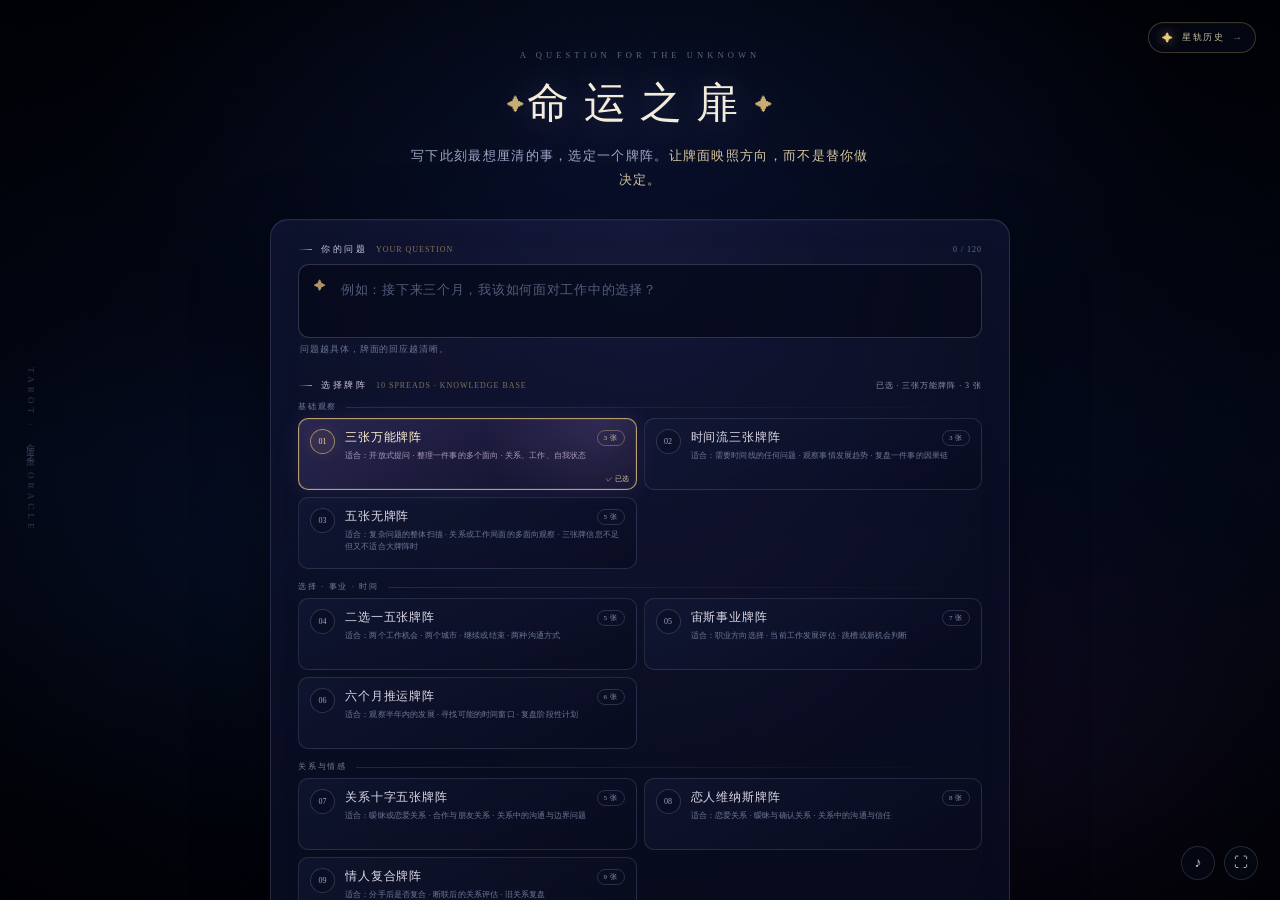
<file: index.html>
<!DOCTYPE html>
<html lang="zh-CN">
<head>
<meta charset="UTF-8">
<meta name="viewport" content="width=device-width, initial-scale=1.0, maximum-scale=1.0, user-scalable=no">
<meta name="theme-color" content="#03050f">
<title>命运之扉 · 塔罗抽牌</title>
<link rel="icon" href="data:image/svg+xml,%3Csvg xmlns='http://www.w3.org/2000/svg' viewBox='0 0 64 64'%3E%3Crect width='64' height='64' rx='14' fill='%23070b1b'/%3E%3Ctext x='32' y='44' text-anchor='middle' font-size='38' fill='%23e8c77e'%3E%E2%9C%A6%3C/text%3E%3C/svg%3E">
<style>
  :root{
    --bg:#03050f;
    --ink:#eee9dc;
    --muted:#969dbd;
    --muted-2:#6f7899;
    --gold:#e8c77e;
    --gold-2:#f6e3b3;
    --gold-dim:rgba(232,199,126,.48);
    --violet:#c79bff;
    --violet-soft:rgba(179,126,255,.55);
    --card-w:clamp(112px, min(13.5vw, 21vh), 190px);
    --card-h:calc(var(--card-w) * 1.7333);
    --ring-radius:calc(var(--card-w) * 1.90);
    --ease:cubic-bezier(.2,.8,.2,1);
  }
  *{margin:0;padding:0;box-sizing:border-box;-webkit-tap-highlight-color:transparent;}
  [hidden]{display:none!important;}
  html,body{height:100%;overflow:hidden;background:var(--bg);}
  body{
    font-family:"Noto Serif SC","Source Han Serif SC","Songti SC","STSong",Georgia,serif;
    color:var(--ink);
    user-select:none;
    -webkit-user-select:none;
    position:relative;
  }
  button{font-family:inherit;}
  img{pointer-events:none;}

  /* ---------- 背景 ---------- */
  #stars{position:fixed;inset:0;width:100%;height:100%;z-index:0;pointer-events:none;}
  .nebula{
    position:fixed;inset:0;z-index:1;pointer-events:none;
    background:
      radial-gradient(ellipse 62% 54% at 50% 12%, rgba(28,48,124,.26) 0%, rgba(9,15,42,0) 68%),
      radial-gradient(ellipse 52% 44% at 76% 84%, rgba(90,43,130,.15) 0%, rgba(9,15,42,0) 70%),
      radial-gradient(ellipse 50% 40% at 18% 64%, rgba(22,54,108,.12) 0%, rgba(9,15,42,0) 70%),
      linear-gradient(180deg,#02040c 0%,#050a1d 52%,#03050f 100%);
    transition:opacity 1.2s ease;
  }
  body[data-screen="draw"] .nebula{
    background:
      radial-gradient(ellipse 58% 50% at 50% 26%, rgba(35,49,122,.30) 0%, rgba(9,15,42,0) 68%),
      radial-gradient(ellipse 54% 46% at 54% 88%, rgba(100,44,144,.20) 0%, rgba(9,15,42,0) 72%),
      radial-gradient(ellipse 48% 42% at 12% 78%, rgba(27,45,100,.16) 0%, rgba(9,15,42,0) 70%),
      linear-gradient(180deg,#02040c 0%,#050917 55%,#02040c 100%);
  }
  body[data-screen="result"] .nebula{
    background:
      radial-gradient(ellipse 50% 40% at 50% 28%, rgba(27,42,104,.20) 0%, rgba(9,15,42,0) 70%),
      radial-gradient(ellipse 40% 40% at 50% 72%, rgba(75,48,112,.10) 0%, rgba(9,15,42,0) 72%),
      linear-gradient(180deg,#02040c 0%,#040816 52%,#02040a 100%);
  }
  .grain{
    position:fixed;inset:0;z-index:2;pointer-events:none;opacity:.20;mix-blend-mode:soft-light;
    background-image:url("data:image/svg+xml,%3Csvg xmlns='http://www.w3.org/2000/svg' width='140' height='140'%3E%3Cfilter id='n'%3E%3CfeTurbulence type='fractalNoise' baseFrequency='.86' numOctaves='2' stitchTiles='stitch'/%3E%3C/filter%3E%3Crect width='100%25' height='100%25' filter='url(%23n)' opacity='.6'/%3E%3C/svg%3E");
  }
  .vignette{
    position:fixed;inset:0;z-index:3;pointer-events:none;
    background:radial-gradient(ellipse at 50% 46%, transparent 30%, rgba(0,0,0,.34) 72%, rgba(0,0,0,.70) 100%);
  }

  /* ---------- 屏幕切换 ---------- */
  .screen{
    position:fixed;inset:0;z-index:10;
    opacity:0;visibility:hidden;pointer-events:none;
    transition:opacity 1s ease, visibility 1s;
  }
  .screen.active{opacity:1;visibility:visible;pointer-events:auto;}
  .screen.fade-quick{transition:opacity .45s ease, visibility .45s;}
  .screen:not(.active),.screen:not(.active) *{animation-play-state:paused!important;}

  /* ---------- 通用按钮 ---------- */
  .icon-btn{
    width:34px;height:34px;border-radius:50%;
    border:1px solid rgba(167,176,214,.20);
    background:rgba(8,12,29,.42);
    color:#c3c9e2;font-size:14px;line-height:1;
    display:grid;place-items:center;cursor:pointer;
    backdrop-filter:blur(8px);
    transition:.25s var(--ease);
  }
  .icon-btn:hover{color:#fff3d1;border-color:rgba(232,199,126,.55);box-shadow:0 0 18px rgba(232,199,126,.18);transform:translateY(-1px);}
  .icon-btn.off{opacity:.42;}
  .corner-actions{position:fixed;right:22px;bottom:20px;z-index:60;display:flex;gap:9px;}
  .history-entry{
    position:fixed;right:24px;top:22px;z-index:61;
    display:inline-flex;align-items:center;gap:8px;
    padding:8px 13px;border-radius:999px;
    border:1px solid rgba(232,199,126,.25);
    background:rgba(7,11,28,.48);
    color:#c9bfa0;text-decoration:none;
    font-size:9px;letter-spacing:.16em;
    backdrop-filter:blur(12px);-webkit-backdrop-filter:blur(12px);
    box-shadow:inset 0 1px 0 rgba(255,255,255,.025);
    transition:.28s var(--ease);
  }
  .history-entry .h-star{color:var(--gold);font-size:11px;text-shadow:0 0 12px rgba(232,199,126,.58);}
  .history-entry .h-arrow{color:#77718a;font-size:10px;letter-spacing:0;transition:.28s var(--ease);}
  .history-entry:hover{
    color:#fff0cc;border-color:rgba(232,199,126,.58);
    background:rgba(22,23,49,.72);
    box-shadow:0 0 24px rgba(232,199,126,.10),inset 0 1px 0 rgba(255,255,255,.045);
    transform:translateY(-1px);
  }
  .history-entry:hover .h-arrow{color:var(--gold-2);transform:translateX(2px);}

  /* ---------- 开场 ---------- */
  #intro{
    overflow-x:hidden;overflow-y:auto;
    scrollbar-width:none;
  }
  #intro::-webkit-scrollbar{display:none;}
  .intro-inner{
    position:relative;width:min(740px,90vw);min-height:100%;
    margin:0 auto;padding:clamp(24px,5.5vh,58px) 0 clamp(24px,5vh,46px);
    display:flex;flex-direction:column;align-items:center;justify-content:center;
    text-align:center;
  }
  .intro-kicker{
    font-family:Georgia,"Times New Roman",serif;
    font-size:8.5px;letter-spacing:.48em;color:rgba(197,203,230,.46);
    margin-bottom:15px;opacity:0;
    animation:riseIn 1s var(--ease) .15s forwards;
  }
  .intro-title{
    font-size:clamp(28px,4vw,42px);
    font-weight:500;letter-spacing:.34em;color:#f3ecdb;
    text-shadow:0 0 30px rgba(207,187,255,.20), 0 0 80px rgba(80,110,220,.16);
    opacity:0;animation:riseIn 1.1s var(--ease) .25s forwards;
  }
  .intro-title .dot{
    font-size:.42em;color:var(--gold);opacity:.86;
    vertical-align:.34em;letter-spacing:0;margin:0 .14em;
  }
  .intro-lead{
    width:min(510px,92%);margin:13px auto 0;
    font-size:clamp(11.5px,1.15vw,13px);line-height:1.85;
    letter-spacing:.10em;color:#9fa7c8;
    opacity:0;animation:riseIn 1.1s var(--ease) .42s forwards;
  }
  .intro-lead em{font-style:normal;color:#d8c79e;}
  .setup-form{
    width:100%;margin-top:clamp(17px,3.2vh,27px);
    padding:clamp(16px,2.6vh,23px) clamp(16px,3vw,27px) clamp(16px,2.4vh,21px);
    border:1px solid rgba(188,179,230,.18);border-radius:18px;
    background:
      radial-gradient(ellipse 82% 74% at 50% 0%,rgba(112,88,196,.09),transparent 68%),
      linear-gradient(155deg,rgba(14,19,45,.82),rgba(6,9,24,.88));
    box-shadow:
      0 28px 74px rgba(0,0,0,.36),
      inset 0 1px 0 rgba(255,255,255,.035),
      inset 0 0 46px rgba(107,86,197,.035);
    backdrop-filter:blur(12px);
    text-align:left;opacity:0;
    animation:riseIn 1s var(--ease) .52s forwards;
  }
  .field-head{
    display:flex;align-items:center;justify-content:space-between;gap:14px;
    margin-bottom:8px;
  }
  .field-label{
    display:flex;align-items:center;gap:9px;
    font-size:9px;letter-spacing:.28em;color:#c9c4db;
  }
  .field-label::before{
    content:"";width:14px;height:1px;
    background:linear-gradient(90deg,transparent,rgba(232,199,126,.74));
  }
  .field-index{
    color:rgba(232,199,126,.52);font-family:Georgia,serif;
    font-size:8px;letter-spacing:.12em;
  }
  .char-count{font-size:8px;letter-spacing:.12em;color:#66708f;}
  .question-shell{
    position:relative;border:1px solid rgba(172,181,222,.24);border-radius:11px;
    background:rgba(4,8,23,.64);
    transition:border-color .28s ease,box-shadow .28s ease,background .28s ease;
  }
  .question-shell:focus-within{
    border-color:rgba(232,199,126,.62);
    background:rgba(6,10,28,.84);
    box-shadow:0 0 0 3px rgba(232,199,126,.055),0 0 30px rgba(148,112,244,.12);
  }
  .question-shell.invalid{
    border-color:rgba(244,153,153,.72);
    box-shadow:0 0 0 3px rgba(244,153,153,.06),0 0 26px rgba(217,94,94,.10);
  }
  .question-sigil{
    position:absolute;left:15px;top:15px;
    color:rgba(232,199,126,.74);font-size:12px;line-height:1;
    pointer-events:none;
  }
  .question-input{
    display:block;width:100%;min-height:66px;max-height:118px;
    padding:14px 16px 13px 42px;border:0;outline:0;resize:none;
    background:transparent;color:#eee9dc;
    font-family:inherit;font-size:13px;line-height:1.75;letter-spacing:.055em;
    user-select:text;-webkit-user-select:text;
  }
  .question-input::placeholder{color:#5e6889;opacity:.86;}
  .question-hint{
    min-height:17px;margin-top:6px;padding-left:2px;
    font-size:8.5px;letter-spacing:.11em;color:#697391;
    transition:color .25s ease;
  }
  .question-hint.error{color:#e7a0a0;}
  .spread-section{margin-top:18px;}
  .spread-head{display:flex;align-items:center;justify-content:space-between;gap:14px;margin-bottom:10px;}
  .spread-summary{
    max-width:58%;overflow:hidden;text-overflow:ellipsis;white-space:nowrap;
    font-size:8px;letter-spacing:.12em;color:#8c93ae;
  }
  .spread-summary b{color:#e9d3a0;font-weight:500;}
  .spread-groups{display:flex;flex-direction:column;gap:13px;}
  .spread-group-head{
    display:flex;align-items:center;gap:9px;margin-bottom:6px;
    font-size:7.5px;letter-spacing:.24em;color:#747d9c;
  }
  .spread-group-head::after{
    content:"";flex:1;height:1px;
    background:linear-gradient(90deg,rgba(155,165,204,.18),transparent);
  }
  .spread-grid{display:grid;grid-template-columns:repeat(2,minmax(0,1fr));gap:7px;}
  .spread-opt{
    position:relative;display:flex;align-items:flex-start;gap:10px;
    min-width:0;min-height:72px;padding:10px 11px;
    border:1px solid rgba(157,167,211,.18);border-radius:10px;
    background:linear-gradient(150deg,rgba(23,30,63,.45),rgba(8,11,29,.58));
    color:#aeb4cf;text-align:left;cursor:pointer;overflow:hidden;
    transition:border-color .24s var(--ease),background .24s var(--ease),
      box-shadow .24s var(--ease),transform .24s var(--ease);
  }
  .spread-opt::after{
    content:"";position:absolute;inset:0;pointer-events:none;opacity:0;
    background:linear-gradient(112deg,rgba(255,241,201,.075),transparent 42%,transparent 70%,rgba(194,157,255,.05));
    transition:opacity .26s ease;
  }
  .spread-opt:hover{
    transform:translateY(-1px);
    border-color:rgba(209,193,243,.42);
    background:linear-gradient(150deg,rgba(32,39,78,.64),rgba(10,13,32,.74));
    box-shadow:0 10px 26px rgba(0,0,0,.22),0 0 18px rgba(150,116,240,.07);
  }
  .spread-opt:hover::after{opacity:1;}
  .spread-opt.is-selected{
    border-color:rgba(232,199,126,.76);
    background:
      radial-gradient(circle at 90% 8%,rgba(189,147,255,.15),transparent 38%),
      linear-gradient(150deg,rgba(54,47,96,.73),rgba(13,15,37,.84));
    box-shadow:0 0 0 1px rgba(232,199,126,.10) inset,0 0 22px rgba(171,132,255,.12);
  }
  .spread-index{
    flex:none;width:25px;height:25px;border-radius:50%;
    display:grid;place-items:center;
    border:1px solid rgba(182,178,218,.22);
    background:rgba(4,8,22,.32);
    color:#9da6c7;font-family:Georgia,serif;font-size:8px;
    transition:.24s ease;
  }
  .spread-opt.is-selected .spread-index{
    border-color:rgba(232,199,126,.58);color:#f2dca8;
    background:rgba(232,199,126,.075);box-shadow:0 0 14px rgba(232,199,126,.10);
  }
  .spread-meta{display:flex;flex-direction:column;gap:4px;min-width:0;flex:1;}
  .spread-title-row{display:flex;align-items:center;justify-content:space-between;gap:8px;min-width:0;}
  .spread-title-row b{
    min-width:0;overflow:hidden;text-overflow:ellipsis;white-space:nowrap;
    color:#ddd8e8;font-size:12px;font-weight:500;letter-spacing:.07em;
  }
  .spread-count{
    flex:none;padding:2px 6px;border-radius:999px;
    border:1px solid rgba(173,183,219,.20);color:#9099b6;
    font-size:7px;letter-spacing:.08em;
  }
  .spread-opt.is-selected .spread-title-row b{color:#fff0ce;}
  .spread-opt.is-selected .spread-count{
    border-color:rgba(232,199,126,.35);color:#d9c493;
  }
  .spread-fit{
    color:#6f7898;font-size:8px;line-height:1.55;letter-spacing:.02em;
    display:-webkit-box;-webkit-line-clamp:2;-webkit-box-orient:vertical;overflow:hidden;
  }
  .spread-opt.is-selected .spread-fit{color:#a99cb9;}
  .spread-check{
    position:absolute;right:7px;bottom:5px;color:#f2dca8;
    font-size:7px;opacity:0;transform:scale(.65);transition:.2s var(--ease);
  }
  .spread-opt.is-selected .spread-check{opacity:.9;transform:none;}
  .spread-detail{
    position:relative;margin-top:11px;padding:13px 14px 14px;
    border:1px solid rgba(190,179,231,.20);border-radius:12px;
    background:
      radial-gradient(ellipse 76% 90% at 0% 0%,rgba(117,91,197,.09),transparent 70%),
      rgba(6,10,27,.48);
    text-align:left;
  }
  .spread-detail-head{display:flex;align-items:flex-start;justify-content:space-between;gap:14px;margin-bottom:7px;}
  .spread-detail-title{font-size:12px;letter-spacing:.10em;color:#f0dfba;}
  .spread-detail-title small{display:block;margin-top:4px;color:#727c9c;font-size:7px;letter-spacing:.18em;}
  .spread-detail-badge{
    flex:none;padding:3px 8px;border-radius:999px;
    border:1px solid rgba(232,199,126,.28);color:#bca986;
    font-size:7px;letter-spacing:.10em;
  }
  .spread-detail-summary{margin:0;color:#a8abc0;font-size:9px;line-height:1.72;letter-spacing:.035em;}
  .spread-use{margin-top:9px;display:flex;flex-wrap:wrap;gap:5px;align-items:center;}
  .spread-use-label{color:#7e87a5;font-size:7px;letter-spacing:.14em;margin-right:2px;}
  .spread-use-tag{
    padding:3px 7px;border-radius:999px;border:1px solid rgba(169,178,218,.17);
    color:#949db8;background:rgba(13,18,40,.45);font-size:7px;letter-spacing:.03em;
  }
  .spread-positions{
    display:grid;grid-template-columns:repeat(2,minmax(0,1fr));gap:5px 12px;
    margin-top:10px;padding-top:9px;border-top:1px solid rgba(174,182,217,.10);
  }
  .spread-position{display:grid;grid-template-columns:18px minmax(0,1fr);gap:5px;align-items:start;}
  .spread-position i{color:rgba(232,199,126,.65);font-family:Georgia,serif;font-size:7px;font-style:normal;line-height:1.6;}
  .spread-position b{display:block;color:#c7c6d8;font-size:8.5px;font-weight:500;letter-spacing:.04em;}
  .spread-position span{display:block;margin-top:1px;color:#747e9b;font-size:7.5px;line-height:1.5;}
  .spread-tip{
    display:flex;gap:7px;margin-top:9px;padding-top:8px;
    border-top:1px solid rgba(174,182,217,.10);
    color:#858da7;font-size:7.5px;line-height:1.6;
  }
  .spread-tip::before{content:"✦";flex:none;color:rgba(232,199,126,.62);}
  .spread-loading,.spread-error{
    padding:16px 14px;border:1px dashed rgba(172,181,219,.20);border-radius:10px;
    color:#8590ae;font-size:8.5px;line-height:1.7;letter-spacing:.06em;text-align:center;
  }
  .spread-error{color:#d5a1a1;border-color:rgba(219,137,137,.26);}
  .intro-actions{
    display:flex;flex-direction:column;align-items:center;gap:0;
    margin-top:clamp(15px,2.5vh,21px);
  }
  .enter-btn{
    position:relative;margin-top:0;
    display:inline-flex;align-items:center;justify-content:center;gap:12px;
    min-width:286px;padding:13px 30px;
    border:1px solid rgba(246,227,179,.86);border-radius:999px;
    background:linear-gradient(180deg,rgba(49,43,94,.82),rgba(12,12,31,.94));
    color:#fff1cf;font-size:13px;letter-spacing:.15em;cursor:pointer;
    box-shadow:0 0 0 3px rgba(143,102,230,.09), 0 0 38px rgba(165,122,255,.20), inset 0 0 24px rgba(232,199,126,.075);
    transition:.35s var(--ease);opacity:0;
    animation:riseIn .9s var(--ease) .92s forwards;
  }
  .enter-btn::after{
    content:"";position:absolute;inset:-1px;border-radius:inherit;pointer-events:none;
    background:linear-gradient(100deg,transparent 20%,rgba(255,238,196,.16) 48%,transparent 74%);
    background-size:220% 100%;animation:sheen 5s linear infinite;
  }
  .enter-btn:hover{
    transform:translateY(-2px);
    border-color:#fff0c8;
    box-shadow:0 0 0 3px rgba(143,102,230,.16), 0 0 56px rgba(185,145,255,.34), inset 0 0 28px rgba(232,199,126,.11);
  }
  .enter-btn:active{transform:translateY(0);}
  .enter-btn .b-star{color:var(--gold-2);font-size:13px;text-shadow:0 0 12px rgba(246,227,179,.8);}
  .enter-btn .b-arrow{color:rgba(230,217,193,.72);font-size:14px;letter-spacing:0;}
  .mouse-hint{
    margin-top:12px;display:flex;flex-direction:row;align-items:center;gap:8px;
    color:#66708f;font-size:7.5px;letter-spacing:.20em;opacity:0;
    animation:riseIn 1.1s var(--ease) 1.1s forwards;
  }
  .mouse-icon{
    width:13px;height:19px;border:1px solid rgba(174,184,222,.48);
    border-radius:7px;position:relative;
  }
  .mouse-icon::after{
    content:"";position:absolute;left:50%;top:4px;width:1.5px;height:5px;margin-left:-.75px;
    border-radius:2px;background:rgba(232,199,126,.85);
    animation:wheel 1.9s ease-in-out infinite;
  }
  .side-mark{
    position:fixed;left:24px;top:50%;transform:translateY(-50%);
    writing-mode:vertical-rl;text-orientation:mixed;
    font-size:9px;letter-spacing:.46em;color:rgba(170,180,214,.28);
    z-index:60;pointer-events:none;
  }
  @keyframes riseIn{from{opacity:0;transform:translateY(14px);}to{opacity:1;transform:translateY(0);}}
  @keyframes wheel{0%,100%{opacity:.25;transform:translateY(0);}45%{opacity:1;transform:translateY(5px);}70%{opacity:.6;transform:translateY(2px);}}
  @keyframes sheen{0%{background-position:180% 0;}65%,100%{background-position:-80% 0;}}

  /* ---------- 抽牌页 ---------- */
  .draw-top{
    position:fixed;left:50%;top:4.6vh;transform:translateX(-50%);
    z-index:25;display:flex;flex-direction:column;align-items:center;
    pointer-events:none;
  }
  .draw-question{
    display:none;align-items:center;gap:8px;
    max-width:min(560px,76vw);margin-bottom:9px;padding:5px 12px;
    border:1px solid rgba(180,184,222,.14);border-radius:999px;
    background:rgba(7,11,29,.50);backdrop-filter:blur(7px);
    color:#8e97b8;font-size:8.5px;letter-spacing:.08em;
  }
  .draw-question.show{display:flex;}
  .draw-question .q-mark{
    flex:none;width:17px;height:17px;border-radius:50%;
    display:grid;place-items:center;
    border:1px solid rgba(232,199,126,.36);color:rgba(232,199,126,.88);
    font-size:8px;letter-spacing:0;
  }
  #drawQuestion{
    min-width:0;overflow:hidden;text-overflow:ellipsis;white-space:nowrap;
  }
  .progress-label{
    font-size:8.5px;letter-spacing:.42em;color:#737c9e;
    margin-bottom:10px;opacity:.70;transition:.4s;
  }
  .progress{display:flex;align-items:center;justify-content:center;gap:12px;min-height:70px;}
  .thumb{
    position:relative;width:38px;flex:none;
    opacity:0;transform:translateY(-12px) scale(.62);
    transition:.55s var(--ease);
  }
  .thumb.in{opacity:1;transform:none;}
  .thumb img{
    width:100%;display:block;border-radius:5px;
    border:1px solid rgba(232,199,126,.48);
    box-shadow:0 8px 20px rgba(0,0,0,.55), 0 0 16px rgba(232,199,126,.12);
  }
  .thumb span{
    position:absolute;left:50%;top:calc(100% + 5px);transform:translateX(-50%);
    width:86px;text-align:center;white-space:nowrap;
    font-size:8px;letter-spacing:.12em;color:#a8a4c1;
  }

  #stage{
    position:absolute;left:50%;top:47%;transform:translate(-50%,-50%);
    width:min(900px,92vw);height:calc(var(--card-h) + 120px);
    perspective:1700px;perspective-origin:50% 46%;
    z-index:15;touch-action:none;
  }
  #rays{
    position:absolute;left:50%;top:50%;width:min(820px,84vw);height:min(820px,84vw);
    transform:translate(-50%,-50%);
    background:repeating-conic-gradient(from 0deg, rgba(214,196,255,.10) 0deg .32deg, transparent .32deg 6.6deg);
    -webkit-mask-image:radial-gradient(circle, rgba(0,0,0,.95) 0%, rgba(0,0,0,.45) 32%, transparent 67%);
    mask-image:radial-gradient(circle, rgba(0,0,0,.95) 0%, rgba(0,0,0,.45) 32%, transparent 67%);
    opacity:.34;pointer-events:none;
    animation:spin 150s linear infinite;
  }
  #floorGlow{
    position:absolute;left:50%;top:72%;width:calc(var(--card-w)*5.2);height:calc(var(--card-w)*.70);
    transform:translate(-50%,-50%);
    background:radial-gradient(ellipse,rgba(138,92,228,.30) 0%,rgba(84,72,180,.12) 45%,transparent 72%);
    filter:blur(14px);pointer-events:none;
  }
  #fan{
    position:absolute;left:50%;top:50%;width:0;height:0;
    transform-style:preserve-3d;
    transform:rotateX(-2.2deg) rotateY(var(--ring-angle,0deg));
    opacity:0;
    transition:opacity .42s ease;
    will-change:transform;
  }
  #fan.open{opacity:1;}
  .card{
    position:absolute;left:0;top:0;
    width:var(--card-w);height:var(--card-h);
    margin-left:calc(var(--card-w) / -2);margin-top:calc(var(--card-h) / -2);
    transform-style:preserve-3d;
    transform:
      rotateY(var(--slot-angle,0deg))
      translate3d(0,var(--rear-lift,0px),var(--ring-radius));
    transition:none;
    cursor:pointer;opacity:0;
  }
  .card-float{
    position:absolute;inset:0;
    --sway-l:-3.2deg;
    --sway-r:3.2deg;
    transform-style:preserve-3d;
    animation:levitate 8s ease-in-out infinite;
    will-change:transform;
  }
  /* 六张牌错开节奏，让悬浮与转动不同步 */
  #fan .card:nth-child(1) .card-float{--sway-l:-3.4deg;--sway-r:3.8deg;animation-duration:8.4s;animation-delay:-1.1s;}
  #fan .card:nth-child(2) .card-float{--sway-l:-4.6deg;--sway-r:4.9deg;animation-duration:7.7s;animation-delay:-3.8s;}
  #fan .card:nth-child(3) .card-float{--sway-l:-2.8deg;--sway-r:3.2deg;animation-duration:9.1s;animation-delay:-5.6s;}
  #fan .card:nth-child(4) .card-float{--sway-l:-4.2deg;--sway-r:4.4deg;animation-duration:8.8s;animation-delay:-2.3s;}
  #fan .card:nth-child(5) .card-float{--sway-l:-3.1deg;--sway-r:3.6deg;animation-duration:7.3s;animation-delay:-6.4s;}
  #fan .card:nth-child(6) .card-float{--sway-l:-4.8deg;--sway-r:4.6deg;animation-duration:9.5s;animation-delay:-4.5s;}
  @keyframes levitate{
    0%,100%{transform:translate3d(0,0,0) rotateX(-.9deg) rotateY(var(--sway-l)) rotateZ(-.55deg);}
    34%{transform:translate3d(-2px,-10px,15px) rotateX(.45deg) rotateY(0deg) rotateZ(.2deg);}
    68%{transform:translate3d(2px,-17px,24px) rotateX(1.1deg) rotateY(var(--sway-r)) rotateZ(.7deg);}
  }
  .card-inner{
    position:absolute;inset:0;transform-style:preserve-3d;
    transition:transform .5s cubic-bezier(.22,.75,.2,1), opacity .32s ease;
  }
  .face{
    position:absolute;inset:0;border-radius:9px;overflow:hidden;
    backface-visibility:hidden;-webkit-backface-visibility:hidden;
    background:#071023;
  }
  .face img{
    width:100%;height:100%;object-fit:cover;display:block;
  }
  .face.back{
    border:1px solid rgba(214,210,240,.50);
    box-shadow:0 28px 55px rgba(0,0,0,.66), 0 0 34px rgba(114,144,255,.16);
    background:#071023 url("back.jpg") center/cover no-repeat;
  }
  .face.back::after{
    content:"";position:absolute;inset:0;border-radius:inherit;pointer-events:none;
    background:linear-gradient(112deg,rgba(255,255,255,.08) 0%,transparent 34%,transparent 66%,rgba(173,150,255,.08) 100%);
  }
  .face.front{
    transform:rotateY(180deg);
    border:1px solid rgba(232,199,126,.82);
    box-shadow:0 0 34px rgba(232,199,126,.22);
  }
  .card.flipped .card-inner{transform:rotateY(180deg);}
  .card.flipped .face.back{opacity:0;visibility:hidden;}
  .card.focused .face.back{
    border-color:rgba(232,199,126,.95);
    box-shadow:0 0 0 1px rgba(232,199,126,.68), 0 0 36px rgba(203,146,255,.46), 0 0 92px rgba(164,104,255,.28), 0 28px 60px rgba(0,0,0,.68);
  }
  .card.focused:not(.chosen) .card-inner{transform:translateY(-8px) scale(1.055);}
  .card.hot:not(.focused) .card-inner{transform:translateY(-5px) scale(1.025);}
  .card.hot:not(.focused) .face.back{
    border-color:rgba(214,188,255,.82);
    box-shadow:0 0 28px rgba(183,146,255,.25),0 24px 46px rgba(0,0,0,.65);
  }
  .card.chosen .card-inner{transform:translateY(-16px) scale(1.12);}
  .card.chosen.flipped .card-inner{transform:rotateY(180deg) translateY(-16px) scale(1.12);}
  .card.chosen .card-float{animation-play-state:paused;}
  .card.dim .card-inner{opacity:.10;}
  .card.dim{visibility:hidden;}
  .card.vanish .card-inner,.card.chosen.vanish .card-inner{
    opacity:0;transform:rotateY(180deg) translateY(-38vh) scale(.28);
    transition:transform .85s cubic-bezier(.35,.9,.3,1), opacity .8s ease;
  }
  #singleCard{
    position:absolute;left:50%;top:50%;
    width:var(--card-w);height:var(--card-h);
    margin-left:calc(var(--card-w) / -2);margin-top:calc(var(--card-h) / -2);
    border-radius:9px;overflow:hidden;
    border:1px solid rgba(214,210,240,.58);
    box-shadow:0 30px 60px rgba(0,0,0,.72), 0 0 44px rgba(135,125,255,.24);
    opacity:0;transform:translateY(18px) scale(.92);
    transition:opacity .8s ease, transform .8s var(--ease);
    z-index:4;cursor:pointer;
  }
  #singleCard.show{opacity:1;transform:translateY(0) scale(1);animation:cardFloat 6.5s ease-in-out infinite;}
  #singleCard.hide{opacity:0;transform:translateY(-12px) scale(.78);pointer-events:none;}
  #singleCard img{width:100%;height:100%;object-fit:cover;display:block;}
  #singleCard::after{
    content:"";position:absolute;inset:0;
    background:linear-gradient(112deg,rgba(255,255,255,.07),transparent 34%,transparent 66%,rgba(189,160,255,.10));
  }
  @keyframes cardFloat{0%,100%{transform:translateY(0) scale(1);}50%{transform:translateY(-9px) scale(1);}}
  @keyframes spin{to{transform:rotate(360deg);}}

  /* 魔法阵 */
  #astral{
    position:absolute;left:50%;top:80%;transform:translate(-50%,-50%);
    width:min(880px,92vw);height:380px;z-index:6;pointer-events:none;
    opacity:.95;
  }
  .astral-tilt{
    position:absolute;left:50%;top:50%;width:100%;
    transform:translate(-50%,-50%) perspective(920px) rotateX(63deg);
    transform-style:preserve-3d;
  }
  .astral-svg{display:block;width:100%;height:auto;overflow:visible;
  }
  .astral-svg .rot-a{animation:spin 90s linear infinite;transform-origin:400px 400px;}
  .astral-svg .rot-b{animation:spin 150s linear infinite reverse;transform-origin:400px 400px;}
  .astral-svg .rot-c{animation:spin 230s linear infinite;transform-origin:400px 400px;}
  .astral-core{
    position:absolute;left:50%;top:50%;width:220px;height:220px;
    transform:translate(-50%,-50%);border-radius:50%;
    background:radial-gradient(circle, rgba(205,166,255,.22) 0%, rgba(108,74,190,.15) 34%, rgba(47,37,98,.06) 60%, transparent 72%);
    filter:blur(8px);
  }
  .astral-core::after{
    content:"";position:absolute;left:50%;top:50%;width:7px;height:7px;
    transform:translate(-50%,-50%);border-radius:50%;
    background:#f4e8c5;box-shadow:0 0 12px #f4e8c5,0 0 40px rgba(225,180,255,.8);
    animation:pulse 3.2s ease-in-out infinite;
  }
  @keyframes pulse{0%,100%{opacity:.55;transform:translate(-50%,-50%) scale(.75);}50%{opacity:1;transform:translate(-50%,-50%) scale(1.25);}}
  .control-bar{
    position:fixed;left:50%;bottom:3.2vh;transform:translateX(-50%);
    width:min(460px,86vw);display:flex;align-items:center;gap:10px;
    z-index:62;pointer-events:none;
  }
  .bar-line{position:relative;flex:1;height:1px;background:linear-gradient(90deg,rgba(170,180,235,.06),rgba(194,202,244,.44),rgba(170,180,235,.06));}
  .bar-line::before,.bar-line::after{content:"";position:absolute;top:-2px;width:5px;height:5px;border-radius:50%;background:rgba(255,240,190,.9);box-shadow:0 0 10px rgba(255,230,160,.8);}
  .bar-line::before{left:0;}.bar-line::after{right:0;opacity:.55;}
  .bar-dot{
    position:absolute;left:50%;top:50%;width:7px;height:7px;border-radius:50%;
    background:#ffe6a5;box-shadow:0 0 12px #ffe6a5,0 0 28px rgba(255,220,140,.7);
    transform:translate(-50%,-50%);transition:none;
  }
  .control-pill{
    display:flex;align-items:center;gap:7px;
    padding:5px 12px;border-radius:999px;
    border:1px solid rgba(172,182,225,.18);
    background:rgba(8,12,32,.66);backdrop-filter:blur(8px);
    color:#aaafce;font-size:8.5px;letter-spacing:.18em;white-space:nowrap;
  }
  .mini-dot{width:4px;height:4px;border-radius:50%;background:var(--gold);box-shadow:0 0 7px rgba(232,199,126,.9);}

  /* 状态与操作 */
  #status{
    position:fixed;left:24px;top:22px;z-index:60;
    display:flex;align-items:center;gap:8px;
    font-size:9px;letter-spacing:.20em;color:#7c86a9;
    transition:.3s;
  }
  #status .s-dot{width:6px;height:6px;border-radius:50%;background:#6e7594;box-shadow:none;transition:.3s;}
  #status.live .s-dot{background:#82ffb8;box-shadow:0 0 10px rgba(130,255,184,.9);}
  #status.loading .s-dot{background:#e8c77e;box-shadow:0 0 10px rgba(232,199,126,.9);animation:pulse 1.2s infinite;}
  .draw-actions{position:fixed;right:22px;bottom:20px;z-index:60;display:flex;gap:9px;}

  /* 轻提示 */
  #toast{
    position:fixed;left:50%;bottom:24px;z-index:90;transform:translate(-50%,10px);
    padding:8px 17px;border-radius:999px;
    border:1px solid rgba(174,184,225,.22);background:rgba(7,10,28,.78);
    backdrop-filter:blur(10px);color:#bcc1db;font-size:10px;letter-spacing:.16em;
    opacity:0;pointer-events:none;transition:.4s var(--ease);white-space:nowrap;
  }
  #toast.show{opacity:1;transform:translate(-50%,0);}

  /* ---------- 结果页 ---------- */
  #result{
    overflow-x:hidden;overflow-y:auto;
    scrollbar-width:thin;
    scrollbar-color:rgba(232,199,126,.26) transparent;
  }
  #result::-webkit-scrollbar{width:6px;}
  #result::-webkit-scrollbar-track{background:transparent;}
  #result::-webkit-scrollbar-thumb{
    border-radius:999px;background:rgba(232,199,126,.22);
  }
  .result-inner{
    position:relative;min-height:100%;display:flex;flex-direction:column;
    align-items:center;justify-content:flex-start;
    padding:clamp(34px,6vh,58px) 4vw 64px;
  }
  .result-halo{
    position:absolute;left:50%;top:57%;width:min(1120px,96vw);height:min(460px,48vh);
    transform:translate(-50%,-50%);border-radius:50%;
    background:radial-gradient(ellipse,rgba(95,104,170,.13) 0%,rgba(46,54,110,.06) 46%,transparent 72%);
    filter:blur(24px);pointer-events:none;
  }
  .result-title{
    position:relative;z-index:2;
    font-size:clamp(19px,2.5vw,29px);font-weight:500;
    letter-spacing:.36em;color:#f1ebdc;
    text-shadow:0 0 28px rgba(210,190,255,.18);
    opacity:0;transform:translateY(12px);transition:1s var(--ease) .1s;
  }
  .result-sub{
    position:relative;z-index:2;margin-top:14px;
    font-size:9px;letter-spacing:.42em;color:#818bad;
    opacity:0;transform:translateY(10px);transition:1s var(--ease) .3s;
  }
  .result-context{
    position:relative;z-index:2;width:min(680px,82vw);margin-top:15px;
    display:flex;flex-direction:column;align-items:center;gap:8px;
    opacity:0;transform:translateY(10px);
    transition:1s var(--ease) .42s;
  }
  .result-deck{
    display:inline-flex;align-items:center;gap:7px;padding:4px 11px;
    border:1px solid rgba(232,199,126,.28);border-radius:999px;
    color:#bfb09c;font-size:7.5px;letter-spacing:.20em;
    background:rgba(10,13,31,.46);
  }
  .result-deck::before{
    content:"✦";color:rgba(232,199,126,.88);font-size:7px;letter-spacing:0;
  }
  .result-question{
    max-width:100%;color:#b5b4c8;font-size:11.5px;line-height:1.75;
    letter-spacing:.075em;text-align:center;
  }
  #result.ready .result-title,#result.ready .result-sub,
  #result.ready .result-context{opacity:1;transform:none;}
  .result-cards{
    position:relative;z-index:2;
    --cols:3;--rw:clamp(112px,15.5vw,218px);
    display:grid;
    grid-template-columns:repeat(var(--cols),minmax(0,var(--rw)));
    align-items:flex-start;justify-content:center;
    gap:clamp(13px,2.3vw,32px);
    width:min(1040px,92vw);
    margin-top:clamp(23px,3.8vh,40px);
    perspective:1500px;
  }
  .result-cards.medium{--cols:4;--rw:clamp(96px,11.5vw,166px);gap:clamp(11px,1.8vw,25px);}
  .result-cards.dense{--cols:5;--rw:clamp(84px,9.6vw,146px);gap:clamp(9px,1.5vw,22px);}
  .rcard{
    width:100%;min-width:0;display:flex;flex-direction:column;align-items:center;
    opacity:0;transform:translateY(34px) rotateY(26deg) scale(.94);
    transition:opacity .9s var(--ease), transform .9s var(--ease);
    transition-delay:calc(var(--i) * .17s + .35s);
  }
  #result.ready .rcard{opacity:1;transform:none;}
  .rcard .pos{
    min-height:2.6em;margin-bottom:9px;font-size:8px;line-height:1.45;
    letter-spacing:.16em;text-align:center;color:var(--gold);opacity:.88;
  }
  .rcard .frame{
    position:relative;width:100%;border-radius:8px;overflow:hidden;
    border:1px solid rgba(232,199,126,.48);
    background:#071023;
    box-shadow:0 28px 55px rgba(0,0,0,.68),0 0 34px rgba(155,132,255,.14);
    transition:.45s var(--ease);cursor:pointer;
  }
  .rcard .frame img{width:100%;display:block;}
  .rcard .frame::after{
    content:"";position:absolute;inset:0;pointer-events:none;
    background:linear-gradient(118deg,rgba(255,255,255,.075),transparent 30%,transparent 70%,rgba(203,170,255,.055));
  }
  .rcard .frame:hover{
    transform:translateY(-8px) scale(1.02);
    border-color:rgba(246,227,179,.85);
    box-shadow:0 34px 64px rgba(0,0,0,.72),0 0 52px rgba(183,148,255,.30);
  }
  .rcard .name{
    margin-top:12px;font-size:12px;letter-spacing:.10em;color:#ece5d1;
    text-align:center;
  }
  .rcard .orien{
    margin-top:5px;font-size:8px;letter-spacing:.20em;color:#7c86a8;
    white-space:nowrap;max-width:100%;overflow:hidden;text-overflow:ellipsis;
  }
  .reading-panel{
    position:relative;z-index:2;width:min(1040px,92vw);
    margin:clamp(28px,4.5vh,46px) auto 0;padding:clamp(21px,3vw,36px);
    border:1px solid rgba(192,183,231,.20);border-radius:20px;
    background:
      radial-gradient(ellipse 68% 44% at 28% 0%,rgba(126,100,210,.12),transparent 72%),
      radial-gradient(ellipse 48% 54% at 100% 70%,rgba(50,93,161,.08),transparent 74%),
      linear-gradient(155deg,rgba(17,22,51,.90),rgba(5,8,23,.95));
    box-shadow:
      0 34px 84px rgba(0,0,0,.46),
      inset 0 1px 0 rgba(255,255,255,.045),
      inset 0 0 60px rgba(123,97,211,.035);
    backdrop-filter:blur(14px);
    text-align:left;opacity:0;transform:translateY(30px);
    transition:opacity 1s var(--ease) .92s,transform 1s var(--ease) .92s;
  }
  #result.ready .reading-panel{opacity:1;transform:none;}
  .reading-head{
    display:flex;align-items:flex-start;justify-content:space-between;
    gap:22px;
  }
  .reading-kicker{
    margin-bottom:9px;color:#8c92b0;
    font-size:8px;letter-spacing:.38em;font-family:Georgia,serif;
  }
  .reading-title{
    color:#f2ead8;font-size:clamp(19px,2.2vw,27px);font-weight:500;
    line-height:1.5;letter-spacing:.10em;
    text-shadow:0 0 28px rgba(206,185,255,.12);
  }
  .reading-badges{
    flex:none;display:flex;flex-wrap:wrap;justify-content:flex-end;gap:7px;
    max-width:42%;
  }
  .reading-domain,.reading-kb{
    display:inline-flex;align-items:center;min-height:27px;padding:5px 11px;
    border-radius:999px;font-size:8px;letter-spacing:.14em;white-space:nowrap;
  }
  .reading-domain{
    border:1px solid rgba(232,199,126,.38);color:#e8c77e;
    background:rgba(232,199,126,.055);
  }
  .reading-kb{
    border:1px solid rgba(169,177,216,.18);color:#9099b9;
    background:rgba(8,12,30,.42);
  }
  .ai-privacy-note{
    margin:12px 2px 0;color:#747e9b;font-size:8px;line-height:1.8;
    letter-spacing:.05em;text-align:right;
  }
  .ai-privacy-note b{color:#a9b3cf;font-weight:500;}
  .reading-summary{
    margin-top:19px;color:#c6c3d4;
    font-size:13px;line-height:2.02;letter-spacing:.055em;
  }
  .reading-answer{
    position:relative;margin-top:19px;padding:22px 24px 20px;
    border:1px solid rgba(128,186,255,.18);border-left:2px solid rgba(137,204,255,.72);
    border-radius:14px;
    background:
      radial-gradient(ellipse 75% 120% at 0% 0%,rgba(86,155,224,.15),transparent 68%),
      linear-gradient(145deg,rgba(22,42,75,.64),rgba(9,17,40,.70));
    box-shadow:inset 0 1px 0 rgba(188,224,255,.035),0 16px 38px rgba(0,0,0,.16);
  }
  .reading-verdict-label{
    color:#8dcdff;font-size:8px;letter-spacing:.28em;
  }
  .reading-verdict{
    margin-top:12px;color:#edf4ff;
    font-size:14px;font-weight:400;line-height:2.02;letter-spacing:.045em;
    text-shadow:0 0 26px rgba(128,186,255,.08);
  }
  .reading-reason{
    margin-top:15px;padding-top:14px;
    border-top:1px solid rgba(139,196,248,.13);
    color:#b9c4d8;font-size:11.5px;line-height:1.95;letter-spacing:.04em;
  }
  .reading-keyline{
    display:flex;align-items:flex-start;gap:13px;flex-wrap:wrap;
    margin-top:17px;padding-top:14px;border-top:1px solid rgba(139,196,248,.13);
  }
  .reading-keyline-label{
    flex:none;padding-top:1px;color:#8dcdff;
    font-size:8px;letter-spacing:.22em;
  }
  .reading-keypoints{
    display:flex;align-items:center;flex-wrap:wrap;gap:7px 0;min-width:0;
  }
  .reading-keypoint{
    color:#dce9f7;font-size:10px;line-height:1.6;letter-spacing:.04em;
    white-space:nowrap;
  }
  .reading-keypoint + .reading-keypoint::before{
    content:"｜";margin:0 8px;color:rgba(141,205,255,.38);
  }
  .reading-brief{
    margin-top:11px;border:1px solid rgba(169,178,218,.13);border-radius:12px;
    overflow:hidden;background:rgba(7,11,28,.34);
  }
  .reading-brief-row{
    display:grid;grid-template-columns:58px 116px minmax(0,1fr);
    gap:13px;align-items:start;padding:13px 16px;
    border-bottom:1px solid rgba(169,178,218,.09);
  }
  .reading-brief-row:last-child{border-bottom:none;}
  .reading-brief-pos{
    color:#8dcdff;font-size:8px;letter-spacing:.18em;line-height:1.8;
  }
  .reading-brief-name{
    color:#e6deca;font-size:10.5px;font-weight:500;line-height:1.65;letter-spacing:.06em;
  }
  .reading-brief-name small{
    margin-left:6px;color:#7f89a7;font-size:7.5px;font-weight:400;letter-spacing:.08em;
  }
  .reading-brief-note{
    color:#969db4;font-size:9.5px;line-height:1.75;letter-spacing:.025em;
  }
  .reading-detail-toggle{
    width:100%;display:flex;align-items:center;gap:12px;margin-top:13px;
    padding:13px 16px;border:1px solid rgba(169,178,218,.15);border-radius:10px;
    background:linear-gradient(135deg,rgba(28,37,77,.62),rgba(8,12,29,.48));
    color:#d9d6e5;font:inherit;font-size:10px;letter-spacing:.12em;
    cursor:pointer;text-align:left;transition:.3s var(--ease);
  }
  .reading-detail-toggle:hover{
    border-color:rgba(141,205,255,.33);background:rgba(27,44,82,.62);
  }
  .reading-detail-toggle span{flex:none;color:#e5e9f3;font-size:10px;}
  .reading-detail-toggle small{
    flex:1;color:#6f7a99;font-size:8px;letter-spacing:.05em;
  }
  .reading-detail-toggle i{
    flex:none;color:#8dcdff;font-style:normal;font-size:12px;transition:transform .3s;
  }
  .reading-detail-toggle[aria-expanded="true"] i{transform:rotate(180deg);}
  .reading-details{padding-top:2px;}
  .reading-stats{
    display:flex;flex-wrap:wrap;gap:8px;margin-top:17px;
  }
  .reading-stat{
    display:inline-flex;align-items:baseline;gap:7px;padding:7px 11px;
    border:1px solid rgba(170,178,218,.14);border-radius:8px;
    background:rgba(5,9,24,.42);color:#858eae;
    font-size:8px;letter-spacing:.13em;
  }
  .reading-stat b{color:#d7d3e7;font-size:10px;font-weight:500;letter-spacing:.08em;}
  .reading-signals{
    display:grid;grid-template-columns:repeat(3,minmax(0,1fr));
    gap:10px;margin-top:18px;
  }
  .reading-signal{
    min-width:0;padding:14px 15px;border-radius:10px;
    border:1px solid rgba(169,178,218,.13);
    background:linear-gradient(155deg,rgba(23,29,64,.50),rgba(7,11,28,.42));
  }
  .reading-signal-label{
    color:#7f88a8;font-size:7px;letter-spacing:.20em;
  }
  .reading-signal b{
    display:block;margin-top:7px;color:#d9d2bf;
    font-size:11px;font-weight:500;line-height:1.6;letter-spacing:.05em;
  }
  .reading-signal p{
    margin-top:7px;color:#8e95af;
    font-size:9px;line-height:1.75;letter-spacing:.025em;
  }
  .reading-deep-section{margin-top:23px;}
  .reading-deep-head{
    display:flex;align-items:flex-end;justify-content:space-between;gap:18px;
    margin-bottom:13px;
  }
  .reading-deep-head h4{
    color:#c9c5d9;font-size:9px;font-weight:500;letter-spacing:.26em;
  }
  .reading-deep-head span{
    color:#68718f;font-size:8px;letter-spacing:.08em;
  }
  .reading-deep-grid{
    display:grid;grid-template-columns:repeat(2,minmax(0,1fr));
    gap:10px;
  }
  .reading-deep-card{
    position:relative;min-width:0;padding:17px 18px 16px;
    border:1px solid rgba(169,178,218,.14);border-radius:11px;
    background:
      radial-gradient(ellipse 65% 90% at 100% 0%,rgba(116,90,192,.065),transparent 70%),
      linear-gradient(155deg,rgba(21,27,60,.55),rgba(6,10,26,.48));
  }
  .reading-deep-card:first-child,
  .reading-deep-card:last-child{grid-column:1/-1;}
  .reading-deep-index{
    position:absolute;right:15px;top:13px;
    color:rgba(232,199,126,.34);font-family:Georgia,serif;
    font-size:18px;line-height:1;letter-spacing:.03em;
  }
  .reading-deep-card h5{
    padding-right:34px;color:#e4dcc9;
    font-size:12px;font-weight:500;line-height:1.55;letter-spacing:.07em;
  }
  .reading-deep-card p{
    margin-top:10px;color:#aeb0c3;
    font-size:10.5px;line-height:1.9;letter-spacing:.035em;
  }
  .reading-divider{
    height:1px;margin:26px 0 22px;
    background:linear-gradient(90deg,rgba(232,199,126,.24),rgba(175,165,227,.10) 38%,transparent);
  }
  .reading-subhead{
    display:flex;align-items:center;justify-content:space-between;gap:18px;
    margin-bottom:13px;
  }
  .reading-subhead h4{
    color:#c9c5d9;font-size:9px;font-weight:500;letter-spacing:.26em;
  }
  .reading-match{
    color:#697392;font-size:8px;letter-spacing:.10em;
    overflow:hidden;text-overflow:ellipsis;white-space:nowrap;
  }
  .reading-timeline{
    display:grid;grid-template-columns:repeat(3,minmax(0,1fr));
    gap:clamp(10px,1.5vw,17px);
  }
  .reading-insight{
    position:relative;min-width:0;padding:17px 17px 16px;
    border:1px solid rgba(169,178,218,.15);border-radius:12px;
    background:
      linear-gradient(160deg,rgba(22,28,62,.63),rgba(6,10,27,.55));
    box-shadow:inset 0 1px 0 rgba(255,255,255,.025);
  }
  .reading-insight::before{
    content:"";position:absolute;left:17px;right:17px;top:0;height:1px;
    background:linear-gradient(90deg,rgba(232,199,126,.42),transparent 78%);
  }
  .reading-insight-head{
    display:flex;align-items:center;justify-content:space-between;gap:10px;
    margin-bottom:11px;
  }
  .reading-insight-pos{
    color:#e8c77e;font-size:8px;letter-spacing:.28em;
  }
  .reading-insight-tag{
    color:#66708f;font-size:7px;letter-spacing:.06em;
    white-space:nowrap;overflow:hidden;text-overflow:ellipsis;
  }
  .reading-insight-title{
    color:#eee8d8;font-size:15px;font-weight:500;letter-spacing:.12em;
  }
  .reading-insight-key{
    margin-top:6px;color:#9b90c1;
    font-size:8px;letter-spacing:.13em;
  }
  .reading-insight-body{
    margin-top:13px;color:#b7b7c9;
    font-size:11px;line-height:1.92;letter-spacing:.04em;
  }
  .reading-insight-advice{
    margin-top:13px;padding-top:11px;
    border-top:1px solid rgba(166,174,213,.10);
    color:#868eac;font-size:9px;line-height:1.72;letter-spacing:.035em;
  }
  .reading-insight-advice::before{
    content:"行动提示 · ";color:#aa9bc8;letter-spacing:.10em;
  }
  .reading-insight-relation,
  .reading-insight-prompt{
    margin-top:11px;padding-top:10px;
    border-top:1px solid rgba(166,174,213,.09);
    color:#9298b0;font-size:9px;line-height:1.78;letter-spacing:.025em;
  }
  .reading-insight-relation::before,
  .reading-insight-prompt::before{
    display:block;margin-bottom:4px;color:#8f80b7;
    font-size:7px;letter-spacing:.18em;
  }
  .reading-insight-relation::before{content:"牌 阵 关 系";}
  .reading-insight-prompt::before{content:"带 着 这 个 问 题 看";}
  .reading-paths-wrap{
    margin-top:22px;padding:20px 22px 19px;
    border:1px solid rgba(151,160,210,.14);border-radius:13px;
    background:
      radial-gradient(ellipse 65% 100% at 0% 0%,rgba(76,113,180,.07),transparent 70%),
      rgba(7,11,28,.34);
  }
  .reading-paths-title{
    color:#cbc5d8;font-size:9px;letter-spacing:.24em;
  }
  .reading-paths{
    display:grid;grid-template-columns:repeat(3,minmax(0,1fr));
    gap:10px;margin-top:14px;
  }
  .reading-path{
    min-width:0;padding:13px 13px 12px;border-radius:9px;
    border:1px solid rgba(169,178,218,.11);
    background:rgba(7,11,28,.46);
  }
  .reading-path-label{
    color:#8e80b3;font-size:7px;letter-spacing:.16em;
  }
  .reading-path h5{
    margin-top:7px;color:#d9d2c0;
    font-size:10.5px;font-weight:500;line-height:1.6;letter-spacing:.04em;
  }
  .reading-path p{
    margin-top:7px;color:#9298af;
    font-size:9px;line-height:1.78;letter-spacing:.025em;
  }
  .reading-advice{
    margin-top:22px;padding:20px 22px 19px;
    border:1px solid rgba(232,199,126,.16);border-radius:13px;
    background:
      linear-gradient(135deg,rgba(232,199,126,.048),rgba(111,87,188,.035));
  }
  .reading-advice-title{
    display:flex;align-items:center;gap:10px;
    color:#e5d7b7;font-size:10px;letter-spacing:.25em;
  }
  .reading-advice-title::before{
    content:"✦";color:#e8c77e;font-size:9px;letter-spacing:0;
  }
  .reading-advice-list{
    display:grid;grid-template-columns:repeat(2,minmax(0,1fr));
    gap:9px 24px;margin:15px 0 0;padding:0;list-style:none;
  }
  .reading-advice-list li{
    position:relative;padding-left:15px;
    color:#bebdcc;font-size:10.5px;line-height:1.78;letter-spacing:.035em;
  }
  .reading-advice-list li::before{
    content:"◇";position:absolute;left:0;top:.12em;
    color:rgba(232,199,126,.66);font-size:8px;
  }
  .reading-now{
    display:flex;align-items:flex-start;gap:13px;margin-top:17px;padding-top:16px;
    border-top:1px solid rgba(232,199,126,.13);
  }
  .reading-now-label{
    flex:none;padding:4px 8px;border-radius:999px;
    border:1px solid rgba(232,199,126,.25);color:#dbc58f;
    font-size:7px;letter-spacing:.18em;line-height:1.4;
  }
  .reading-now p{
    color:#d4cbb9;font-size:10.5px;line-height:1.78;letter-spacing:.04em;
  }
  .reading-reflection-box{
    margin-top:21px;padding:19px 21px 18px;
    border:1px solid rgba(173,159,220,.15);border-radius:12px;
    background:linear-gradient(145deg,rgba(95,76,160,.055),rgba(8,11,29,.34));
  }
  .reading-reflection-title{
    color:#cfc7da;font-size:9px;letter-spacing:.23em;
  }
  .reading-reflections{
    display:grid;grid-template-columns:repeat(2,minmax(0,1fr));
    gap:9px 22px;margin:13px 0 0;padding:0;list-style:none;counter-reset:reflection;
  }
  .reading-reflections li{
    position:relative;counter-increment:reflection;padding-left:25px;
    color:#a8aabf;font-size:9.5px;line-height:1.78;letter-spacing:.025em;
  }
  .reading-reflections li::before{
    content:counter(reflection,decimal-leading-zero);
    position:absolute;left:0;top:.02em;color:rgba(232,199,126,.52);
    font-family:Georgia,serif;font-size:9px;letter-spacing:.04em;
  }
  .reading-disclaimer{
    margin-top:17px;color:#626b88;
    font-size:8.5px;line-height:1.75;letter-spacing:.06em;
  }
  .result-note{
    position:relative;z-index:2;margin-top:clamp(22px,4vh,40px);
    font-size:10px;letter-spacing:.15em;color:#717a9c;
    opacity:0;transition:1s var(--ease) 1s;
  }
  #result.ready .result-note{opacity:.88;}
  .again-btn{
    position:relative;z-index:2;margin-top:clamp(19px,3vh,30px);
    padding:10px 24px;border-radius:999px;
    border:1px solid rgba(232,199,126,.44);
    background:rgba(9,12,30,.54);color:#e7dcc2;
    font-size:11px;letter-spacing:.22em;cursor:pointer;
    opacity:0;transition:.35s var(--ease), opacity 1s var(--ease) 1.15s;
  }
  #result.ready .again-btn{opacity:.92;}
  .again-btn:hover{border-color:var(--gold);box-shadow:0 0 26px rgba(232,199,126,.18);transform:translateY(-1px);}
  .result-home{
    position:fixed;left:24px;top:22px;z-index:60;
    border:none;background:none;color:#707a9c;font-size:9px;letter-spacing:.22em;
    cursor:pointer;padding:6px;transition:.3s;
  }
  .result-home:hover{color:#e8c77e;}

  /* ---------- 牌义弹窗 ---------- */
  #modal{
    position:fixed;inset:0;z-index:120;display:flex;align-items:center;justify-content:center;
    background:rgba(2,4,12,.82);backdrop-filter:blur(16px);
    opacity:0;visibility:hidden;transition:.4s ease;
  }
  #modal.open{opacity:1;visibility:visible;}
  .modal-box{
    position:relative;display:flex;gap:34px;align-items:center;
    width:min(790px,88vw);max-height:86vh;overflow:auto;
    padding:34px 38px;border-radius:18px;
    border:1px solid rgba(232,199,126,.26);
    background:linear-gradient(155deg,rgba(23,29,62,.94),rgba(7,9,25,.98));
    box-shadow:0 40px 90px rgba(0,0,0,.6),inset 0 0 40px rgba(140,112,255,.045);
    transform:translateY(18px) scale(.98);transition:.45s var(--ease);
  }
  #modal.open .modal-box{transform:none;}
  .modal-card{
    flex:none;width:min(195px,28vw);border-radius:9px;overflow:hidden;
    border:1px solid rgba(232,199,126,.55);
    box-shadow:0 20px 45px rgba(0,0,0,.65),0 0 32px rgba(232,199,126,.10);
  }
  .modal-card img{width:100%;display:block;}
  .modal-text{flex:1;min-width:0;}
  .modal-kicker{font-size:8px;letter-spacing:.42em;color:#7f88aa;margin-bottom:12px;}
  .modal-pos{
    display:inline-block;margin-bottom:10px;padding:4px 11px;border-radius:999px;
    border:1px solid rgba(232,199,126,.38);color:var(--gold);
    font-size:8.5px;letter-spacing:.22em;
  }
  .modal-title{font-size:clamp(20px,2.4vw,27px);letter-spacing:.16em;color:#f3ecdb;font-weight:500;}
  .modal-en{margin-top:6px;font-size:10px;letter-spacing:.22em;color:#848dab;}
  .modal-tags{display:flex;flex-wrap:wrap;gap:6px;margin-top:13px;}
  .modal-tag{
    display:inline-flex;align-items:center;padding:3px 8px;border-radius:999px;
    border:1px solid rgba(169,178,218,.18);background:rgba(8,12,30,.38);
    color:#8992af;font-size:7px;letter-spacing:.12em;
  }
  .modal-divider{height:1px;margin:19px 0;background:linear-gradient(90deg,rgba(232,199,126,.30),rgba(232,199,126,.04));}
  .modal-label{font-size:8px;letter-spacing:.30em;color:#8c93b0;margin-bottom:8px;}
  .modal-desc{font-size:12.5px;line-height:1.95;letter-spacing:.06em;color:#c8c4d8;}
  .modal-advice{margin-top:14px;font-size:11px;line-height:1.85;letter-spacing:.05em;color:#9ba1bf;}
  .modal-close{
    position:absolute;right:16px;top:14px;width:32px;height:32px;
    border:none;background:none;color:#8c93b0;font-size:22px;cursor:pointer;
    transition:.3s;
  }
  .modal-close:hover{color:#e8c77e;transform:rotate(90deg);}

  #fx{position:fixed;inset:0;z-index:110;pointer-events:none;}

  /* ---------- 自适应 ---------- */
  @media (max-width:720px){
    :root{--card-w:clamp(92px,27vw,124px);}
    .intro-inner{width:92vw;padding:22px 0 62px;}
    .intro-kicker{font-size:7.5px;letter-spacing:.34em;margin-bottom:12px;}
    .intro-title{font-size:clamp(25px,6.2vw,34px);letter-spacing:.23em;}
    .intro-lead{width:94%;margin-top:9px;font-size:11px;line-height:1.72;letter-spacing:.055em;}
    .setup-form{margin-top:15px;padding:14px 14px 16px;border-radius:15px;}
    .field-label{font-size:8px;letter-spacing:.20em;}
    .question-input{min-height:62px;padding:12px 12px 11px 38px;font-size:12px;line-height:1.65;}
    .question-sigil{left:13px;top:13px;}
    .question-hint{font-size:8px;}
    .spread-section{margin-top:15px;}
    .spread-summary{max-width:62%;font-size:7px;}
    .spread-groups{gap:10px;}
    .spread-grid{grid-template-columns:1fr;gap:6px;}
    .spread-opt{min-height:66px;padding:9px 10px;gap:8px;border-radius:8px;}
    .spread-index{width:22px;height:22px;font-size:7px;}
    .spread-title-row b{font-size:11px;letter-spacing:.04em;}
    .spread-fit{font-size:7.5px;}
    .spread-detail{padding:12px 12px 13px;}
    .spread-positions{grid-template-columns:1fr;gap:6px;}
    .intro-actions{margin-top:14px;}
    .enter-btn{min-width:min(286px,82vw);padding:12px 22px;font-size:12px;letter-spacing:.10em;}
    .mouse-hint{margin-top:9px;}
    .side-mark{display:none;}
    .draw-top{top:3.2vh;}
    .draw-question{max-width:78vw;margin-bottom:6px;padding:4px 10px;font-size:7.5px;}
    .draw-question .q-mark{width:15px;height:15px;font-size:7px;}
    .progress-label{font-size:7.5px;margin-bottom:7px;}
    .progress{min-height:58px;gap:8px;}
    .thumb{width:30px;}
    .thumb span{font-size:7px;width:66px;}
    #stage{width:96vw;top:45%;}
    #astral{top:79%;width:112vw;height:310px;}
    #status{left:14px;top:14px;font-size:8px;}
    .draw-actions{right:14px;bottom:14px;}
    .corner-actions{right:14px;bottom:14px;}
    .history-entry{right:14px;top:14px;padding:7px 10px;font-size:8px;letter-spacing:.10em;}
    .history-entry .h-arrow{display:none;}
    .result-inner{padding:3vh 3vw 56px;}
    .result-title{letter-spacing:.24em;}
    .result-sub{letter-spacing:.26em;font-size:8px;}
    .result-context{width:88vw;margin-top:10px;gap:6px;}
    .result-question{font-size:9.5px;line-height:1.6;}
    .result-deck{font-size:7px;padding:3px 9px;}
    .result-cards,
    .result-cards.medium,
    .result-cards.dense{--cols:3;--rw:min(27vw,132px);gap:9px;margin-top:21px;width:94vw;}
    .rcard .pos{font-size:7.5px;letter-spacing:.2em;margin-bottom:8px;}
    .rcard .name{font-size:10.5px;letter-spacing:.08em;}
    .rcard .orien{font-size:7px;}
    .reading-panel{width:94vw;margin-top:26px;padding:18px 15px 20px;border-radius:16px;}
    .reading-head{flex-direction:column;gap:13px;}
    .reading-badges{max-width:none;justify-content:flex-start;}
    .reading-title{font-size:19px;letter-spacing:.06em;}
    .reading-summary{margin-top:15px;font-size:11.5px;line-height:1.9;}
    .reading-answer{margin-top:16px;padding:17px 15px 16px;border-radius:12px;}
    .reading-verdict{font-size:12.5px;line-height:1.95;letter-spacing:.035em;}
    .reading-reason{font-size:10.5px;line-height:1.9;}
    .reading-keyline{gap:7px;margin-top:14px;padding-top:12px;}
    .reading-keyline-label{width:100%;}
    .reading-keypoints{flex-direction:column;align-items:flex-start;gap:4px;}
    .reading-keypoint{white-space:normal;font-size:9.5px;}
    .reading-keypoint + .reading-keypoint::before{display:none;}
    .reading-brief-row{grid-template-columns:52px minmax(0,1fr);gap:4px 10px;padding:12px 13px;}
    .reading-brief-note{grid-column:1/-1;padding-left:0;font-size:9px;}
    .reading-detail-toggle{align-items:flex-start;flex-wrap:wrap;padding:12px 13px;}
    .reading-detail-toggle span{width:calc(100% - 24px);}
    .reading-detail-toggle small{order:3;width:100%;font-size:7.5px;}
    .reading-detail-toggle i{order:2;margin-left:auto;}
    .reading-stats{gap:6px;margin-top:13px;}
    .reading-stat{padding:6px 8px;font-size:7px;}
    .reading-stat b{font-size:9px;}
    .reading-signals{grid-template-columns:1fr;gap:7px;margin-top:14px;}
    .reading-signal{padding:12px 13px;}
    .reading-signal b{font-size:10.5px;}
    .reading-signal p{font-size:9px;}
    .reading-deep-section{margin-top:19px;}
    .reading-deep-head{align-items:flex-start;flex-direction:column;gap:4px;}
    .reading-deep-grid{grid-template-columns:1fr;gap:7px;}
    .reading-deep-card:first-child,
    .reading-deep-card:last-child{grid-column:auto;}
    .reading-deep-card{padding:15px 14px 14px;}
    .reading-deep-card h5{font-size:11.5px;}
    .reading-deep-card p{font-size:10px;}
    .reading-divider{margin:20px 0 18px;}
    .reading-subhead{align-items:flex-start;flex-direction:column;gap:5px;}
    .reading-match{white-space:normal;line-height:1.5;}
    .ai-privacy-note{text-align:left;font-size:8px;line-height:1.7;}
    .reading-timeline{grid-template-columns:1fr;gap:9px;}
    .reading-insight{padding:15px 14px 15px;}
    .reading-insight-body{font-size:10.5px;}
    .reading-insight-relation,
    .reading-insight-prompt{font-size:9.3px;}
    .reading-paths-wrap{margin-top:17px;padding:16px 14px 15px;}
    .reading-paths{grid-template-columns:1fr;gap:7px;}
    .reading-path p{font-size:9.2px;}
    .reading-advice{margin-top:16px;padding:17px 15px;}
    .reading-advice-list{grid-template-columns:1fr;gap:8px;}
    .reading-advice-list li{font-size:10px;}
    .reading-now{gap:9px;}
    .reading-now p{font-size:10px;}
    .reading-reflection-box{margin-top:16px;padding:16px 14px;}
    .reading-reflections{grid-template-columns:1fr;gap:8px;}
    .reading-reflections li{font-size:9.5px;}
    .reading-disclaimer{font-size:8px;}
    .result-note{font-size:9px;text-align:center;line-height:1.8;padding:0 12px;}
    .modal-box{flex-direction:column;gap:20px;padding:26px 22px;text-align:center;}
    .modal-card{width:min(150px,46vw);}
    .modal-text{width:100%;}
    .modal-divider{margin:14px 0;}
  }
  @media (max-width:520px){
    .spread-grid{grid-template-columns:1fr;}
    .intro-inner{padding-bottom:68px;}
    .spread-opt{min-height:64px;padding:9px 10px;}
    .spread-title-row b{font-size:11.5px;}
    .spread-fit{font-size:7.8px;}
  }
  @media (max-height:760px){
    .intro-inner{padding-top:18px;padding-bottom:48px;}
    .intro-kicker{margin-bottom:10px;}
    .intro-lead{margin-top:7px;line-height:1.62;}
    .setup-form{margin-top:12px;}
    .spread-section{margin-top:13px;}
    .intro-actions{margin-top:12px;}
  }
  @media (max-height:700px) and (min-width:721px){
    :root{--card-w:clamp(100px, min(12.5vw, 19vh), 155px);}
    .intro-title{font-size:32px;}
    .setup-form{padding:15px 22px 16px;}
    .question-input{min-height:58px;}
    .spread-opt{min-height:62px;}
    .enter-btn{padding:11px 26px;}
    .result-cards{margin-top:20px;}
    .result-title{font-size:22px;}
  }
</style>
</head>
<body data-screen="intro">
  <canvas id="stars"></canvas>
  <div class="nebula"></div>
  <div class="grain"></div>
  <div class="vignette"></div>
  <canvas id="fx"></canvas>

  <!-- ============ 开场：命运之扉 ============ -->
  <section id="intro" class="screen active">
    <div class="side-mark">TAROT · 命运之扉 · ORACLE</div>
    <a class="history-entry" href="history.html" target="_blank" rel="noopener" title="在新标签页查看星轨历史记录">
      <span class="h-star">✦</span><span>星轨历史</span><span class="h-arrow">→</span>
    </a>
    <div class="intro-inner">
      <header class="intro-head">
        <div class="intro-kicker">A QUESTION FOR THE UNKNOWN</div>
        <h1 class="intro-title"><span class="dot">✦</span>命运之扉<span class="dot">✦</span></h1>
        <p class="intro-lead">写下此刻最想厘清的事，选定一个牌阵。<em>让牌面映照方向，而不是替你做决定。</em></p>
      </header>

      <form id="setupForm" class="setup-form" novalidate>
        <div class="setup-section">
          <div class="field-head">
            <label class="field-label" for="questionInput">你的问题 <span class="field-index">YOUR QUESTION</span></label>
            <span class="char-count" id="questionCount">0 / 120</span>
          </div>
          <div class="question-shell" id="questionShell">
            <span class="question-sigil">✦</span>
            <textarea
              id="questionInput"
              class="question-input"
              rows="2"
              maxlength="120"
              aria-describedby="questionHint"
              placeholder="例如：接下来三个月，我该如何面对工作中的选择？"
            ></textarea>
          </div>
          <div class="question-hint" id="questionHint">问题越具体，牌面的回应越清晰。</div>
        </div>

        <div class="spread-section">
          <div class="spread-head">
            <div class="field-label" id="spreadLabel">选择牌阵 <span class="field-index">10 SPREADS · KNOWLEDGE BASE</span></div>
            <span class="spread-summary" id="spreadSummary">正在读取牌阵…</span>
          </div>
          <div class="spread-groups" id="spreadGroups" role="group" aria-labelledby="spreadLabel">
            <div class="spread-loading">正在读取知识库中的牌阵与适用问题…</div>
          </div>
          <div class="spread-detail" id="spreadDetail" aria-live="polite"></div>
        </div>

        <div class="intro-actions">
          <button id="enterBtn" class="enter-btn" type="submit">
            <span class="b-star">✦</span>
            <span>静心，开始抽牌</span>
            <span class="b-arrow">→</span>
          </button>
          <div class="mouse-hint">
            <span class="mouse-icon"></span>
            <span>键鼠操作 · 无需摄像头</span>
          </div>
        </div>
      </form>
    </div>
    <div class="corner-actions">
      <button class="icon-btn" id="soundBtnIntro" title="声音">♪</button>
      <button class="icon-btn" id="fsBtnIntro" title="全屏">⛶</button>
    </div>
  </section>

  <!-- ============ 抽牌 ============ -->
  <section id="draw" class="screen">
    <div id="status"><i class="s-dot"></i><span id="statusText">键鼠模式 · 六张牌环</span></div>

    <div class="draw-top">
      <div class="draw-question" id="drawQuestionWrap">
        <span class="q-mark">问</span>
        <span id="drawQuestion"></span>
      </div>
      <div class="progress-label" id="progressLabel">命运的轨迹 · 0 / 3</div>
      <div class="progress" id="progress"></div>
    </div>

    <div id="stage">
      <div id="rays"></div>
      <div id="floorGlow"></div>
      <div id="fan">
        <div class="card" data-pos="0">
          <div class="card-float">
            <div class="card-inner">
              <div class="face back"></div>
              <div class="face front"><img src="cards/major-00.jpg" alt="" draggable="false" loading="eager" decoding="async"></div>
            </div>
          </div>
        </div>
        <div class="card" data-pos="1">
          <div class="card-float">
            <div class="card-inner">
              <div class="face back"></div>
              <div class="face front"><img src="cards/major-00.jpg" alt="" draggable="false" loading="eager" decoding="async"></div>
            </div>
          </div>
        </div>
        <div class="card" data-pos="2">
          <div class="card-float">
            <div class="card-inner">
              <div class="face back"></div>
              <div class="face front"><img src="cards/major-00.jpg" alt="" draggable="false" loading="eager" decoding="async"></div>
            </div>
          </div>
        </div>
        <div class="card" data-pos="3">
          <div class="card-float">
            <div class="card-inner">
              <div class="face back"></div>
              <div class="face front"><img src="cards/major-00.jpg" alt="" draggable="false" loading="eager" decoding="async"></div>
            </div>
          </div>
        </div>
        <div class="card" data-pos="4">
          <div class="card-float">
            <div class="card-inner">
              <div class="face back"></div>
              <div class="face front"><img src="cards/major-00.jpg" alt="" draggable="false" loading="eager" decoding="async"></div>
            </div>
          </div>
        </div>
        <div class="card" data-pos="5">
          <div class="card-float">
            <div class="card-inner">
              <div class="face back"></div>
              <div class="face front"><img src="cards/major-00.jpg" alt="" draggable="false" loading="eager" decoding="async"></div>
            </div>
          </div>
        </div>
      </div>
      <div id="singleCard" class="show"><img src="back.jpg" alt="" draggable="false"></div>
    </div>

    <div id="astral">
      <div class="astral-tilt">
        <svg class="astral-svg" viewBox="0 0 800 800" aria-hidden="true">
          <defs>
            <linearGradient id="ringGold" x1="0" y1="0" x2="1" y2="1">
              <stop offset="0" stop-color="#bda6ff" stop-opacity=".10"/>
              <stop offset=".45" stop-color="#f2dfb0" stop-opacity=".50"/>
              <stop offset="1" stop-color="#a88cff" stop-opacity=".12"/>
            </linearGradient>
            <path id="ringPath" d="M400,400 m-332,0 a332,332 0 1,1 664,0 a332,332 0 1,1 -664,0"/>
          </defs>
          <g class="rot-a">
            <circle cx="400" cy="400" r="386" fill="none" stroke="url(#ringGold)" stroke-width="1" opacity=".70"/>
            <circle cx="400" cy="400" r="376" fill="none" stroke="rgba(209,195,255,.22)" stroke-width="1" stroke-dasharray="1 9"/>
            <g id="astralTicks"></g>
          </g>
          <g class="rot-b">
            <circle cx="400" cy="400" r="312" fill="none" stroke="rgba(203,188,255,.30)" stroke-width="1"/>
            <circle cx="400" cy="400" r="300" fill="none" stroke="rgba(203,188,255,.16)" stroke-width="1" stroke-dasharray="18 7 2 7"/>
            <circle cx="400" cy="400" r="228" fill="none" stroke="rgba(228,215,255,.16)" stroke-width="1"/>
            <path d="M400,72 L432,368 L728,400 L432,432 L400,728 L368,432 L72,400 L368,368 Z" fill="none" stroke="rgba(220,202,255,.12)" stroke-width="1"/>
          </g>
          <g class="rot-c">
            <circle cx="400" cy="400" r="352" fill="none" stroke="rgba(214,197,255,.13)" stroke-width="1" stroke-dasharray="2 14"/>
            <g id="astralGlyphs"></g>
          </g>
          <g opacity=".48">
            <text class="ring-text" font-size="10.5" letter-spacing="3.8" fill="rgba(211,202,242,.55)">
              <textPath href="#ringPath" startOffset="1%">THE WHEEL OF FORTUNE · 命运之轮 · PAST · PRESENT · FUTURE · THE WHEEL OF FORTUNE · 命运之轮 · </textPath>
            </text>
          </g>
          <g fill="none" stroke="rgba(224,209,255,.18)" stroke-width="1">
            <ellipse cx="400" cy="400" rx="190" ry="72" transform="rotate(-14 400 400)"/>
            <ellipse cx="400" cy="400" rx="152" ry="48" transform="rotate(22 400 400)"/>
            <circle cx="400" cy="400" r="72"/>
          </g>
        </svg>
      </div>
      <div class="astral-core"></div>
    </div>

    <div class="control-bar">
      <div class="bar-line"><i class="bar-dot" id="barDot"></i></div>
      <div class="control-pill"><span class="mini-dot"></span><span>拖动 / 滚轮 / ← → 转动 · 点击 / 空格抽牌</span></div>
    </div>

    <div class="draw-actions">
      <button class="icon-btn" id="soundBtn" title="声音">♪</button>
      <button class="icon-btn" id="fsBtn" title="全屏">⛶</button>
    </div>
    <div id="toast"></div>
  </section>

  <!-- ============ 结果 ============ -->
  <section id="result" class="screen">
    <button class="result-home" id="homeBtn">← 回到命运之扉</button>
    <a class="history-entry" href="history.html" target="_blank" rel="noopener" title="在新标签页查看本次与过往抽牌记录">
      <span class="h-star">✦</span><span>星轨历史</span><span class="h-arrow">→</span>
    </a>
    <div class="result-halo"></div>
    <div class="result-inner">
      <h2 class="result-title">命运的轨迹已显现</h2>
      <div class="result-sub" id="resultSub">正在展开牌阵</div>
      <div class="result-context">
        <div class="result-deck" id="resultDeck">牌阵知识库</div>
        <p class="result-question" id="resultQuestion"></p>
      </div>
      <div class="result-cards" id="resultCards"></div>
      <section class="reading-panel" id="readingPanel" aria-live="polite" aria-labelledby="readingTheme">
        <div class="reading-head">
          <div>
            <div class="reading-kicker">TAROT READING · 直接回答</div>
            <h3 class="reading-title" id="readingTheme">正在读取牌面线索</h3>
          </div>
          <div class="reading-badges">
            <span class="reading-domain" id="readingDomain">综合议题</span>
            <span class="reading-kb" id="readingKb">78 张牌义 · 本地知识库</span>
          </div>
        </div>
        <div class="reading-answer" id="readingAnswer">
          <div class="reading-verdict-label">给 你 的 答 案</div>
          <p class="reading-verdict" id="readingVerdict"></p>
          <p class="reading-reason" id="readingReason"></p>
          <div class="reading-keyline">
            <span class="reading-keyline-label">关键启示</span>
            <div class="reading-keypoints" id="readingKeypoints"></div>
          </div>
        </div>
        <div class="reading-brief" id="readingBrief"></div>
        <p class="ai-privacy-note" id="aiPrivacyNote" hidden>
          <b>AI 深读说明：</b>由第三方免费模型生成，只会发送本次问题、牌阵与抽到的牌；请勿填写真实姓名、联系方式等隐私信息。
        </p>
        <button class="reading-detail-toggle" id="readingDetailToggle" type="button"
          aria-expanded="false" aria-controls="readingDetails">
          <span>展开完整牌阵解读</span>
          <small>牌与牌的关系 · 三种走向 · 行动清单</small>
          <i>↓</i>
        </button>
        <div class="reading-details" id="readingDetails" hidden>
          <p class="reading-summary" id="readingSummary"></p>
          <div class="reading-stats" id="readingStats"></div>
          <div class="reading-signals" id="readingSignals"></div>
          <div class="reading-deep-section">
            <div class="reading-deep-head">
              <h4 id="readingDeepTitle">牌阵深读 · 牌与牌如何共同回答</h4>
              <span>牌义 · 元素 · 牌阶 · 位置</span>
            </div>
            <div class="reading-deep-grid" id="readingDeep"></div>
          </div>
          <div class="reading-divider"></div>
          <div class="reading-subhead">
            <h4 id="readingInsightTitle">牌阵位置 · 逐张解读</h4>
            <span class="reading-match" id="readingMatch"></span>
          </div>
          <div class="reading-timeline" id="readingInsights"></div>
          <div class="reading-paths-wrap">
            <div class="reading-paths-title">三 种 可 能 的 走 向</div>
            <div class="reading-paths" id="readingPaths"></div>
          </div>
          <div class="reading-reflection-box">
            <div class="reading-reflection-title">带 着 这 些 问 题 再 看 一 遍</div>
            <ol class="reading-reflections" id="readingReflections"></ol>
          </div>
          <p class="reading-disclaimer" id="readingDisclaimer"></p>
        </div>
      </section>
      <div class="result-note">牌面只是映照，答案始终在你心中。</div>
      <button class="again-btn" id="againBtn">↻ &nbsp;重新抽牌</button>
    </div>
    <div class="corner-actions">
      <button class="icon-btn" id="soundBtnResult" title="声音">♪</button>
      <button class="icon-btn" id="fsBtnResult" title="全屏">⛶</button>
    </div>
  </section>

  <!-- ============ 牌义弹窗 ============ -->
  <div id="modal">
    <div class="modal-box">
      <button class="modal-close" id="modalClose">✕</button>
      <div class="modal-card"><img id="modalImg" src="cards/major-00.jpg" alt=""></div>
      <div class="modal-text">
        <div class="modal-kicker">TAROT INTERPRETATION</div>
        <span class="modal-pos" id="modalPos">过去 · 正位</span>
        <h3 class="modal-title" id="modalTitle">愚者</h3>
        <div class="modal-en" id="modalEn">The Fool</div>
        <div class="modal-tags" id="modalTags"></div>
        <div class="modal-divider"></div>
        <div class="modal-label">牌 义 解 读</div>
        <p class="modal-desc" id="modalDesc"></p>
        <p class="modal-advice" id="modalAdvice"></p>
      </div>
    </div>
  </div>

<script src="history-store.js?v=2"></script>
<script src="tarot-knowledge.js?v=advice2"></script>
<script src="free-reading.js?v=free4"></script>
<script>
/* =========================================================
   牌库
   ========================================================= */
const MAJOR = [
  ["major-00","愚者","The Fool","新的开始，冒险，纯真，无限可能"],
  ["major-01","魔术师","The Magician","创造力，意志，将想法化为现实"],
  ["major-02","女祭司","The High Priestess","直觉，潜意识，静默中的智慧"],
  ["major-03","女皇","The Empress","丰盛，母性，美与滋养"],
  ["major-04","皇帝","The Emperor","权威，秩序，稳固的掌控"],
  ["major-05","教皇","The Hierophant","传统，信仰，精神导师的指引"],
  ["major-06","恋人","The Lovers","爱情，结合，价值观的选择"],
  ["major-07","战车","The Chariot","意志力，胜利，勇往直前"],
  ["major-08","力量","Strength","勇气，温柔的力量，自我驯服"],
  ["major-09","隐士","The Hermit","内省，智慧，独自寻光"],
  ["major-10","命运之轮","Wheel of Fortune","转折点，命运循环，时来运转"],
  ["major-11","正义","Justice","公正，真相，因果平衡"],
  ["major-12","倒吊人","The Hanged Man","换位思考，甘愿的等待，牺牲"],
  ["major-13","死神","Death","结束与重生，蜕变，放下旧我"],
  ["major-14","节制","Temperance","平衡，调和，耐心与适度"],
  ["major-15","恶魔","The Devil","束缚，欲望，诱惑的锁链"],
  ["major-16","高塔","The Tower","剧变，旧结构崩塌，突然觉醒"],
  ["major-17","星星","The Star","希望，疗愈，灵感与指引"],
  ["major-18","月亮","The Moon","幻象，不安，潜意识的暗流"],
  ["major-19","太阳","The Sun","成功，喜悦，活力与温暖"],
  ["major-20","审判","Judgement","觉醒，重生，回应内心的召唤"],
  ["major-21","世界","The World","完成，圆满，整合与达成"]
];
const SUITS = {
  wands:{zh:"权杖", en:"Wands", kw:["灵感的火花，新的行动","规划与远见，布局未来","扩张，远航，等待回报","庆祝，安定，稳固根基","竞争，摩擦，争夺立场","胜利，赞誉，凯旋而归","坚守立场，抵御压力","讯息，速度，迅速行动","最后的坚持，负重前行","沉重的责任，使命达成"]},
  cups:{zh:"圣杯", en:"Cups", kw:["新的情感，心灵的开端","结合，共鸣，关系升温","欢庆，友情，分享喜悦","倦怠，反思，重新评估","失落，遗憾，看见残存","怀旧，纯真，旧日重现","幻梦，众多选择，聚焦","放下，追寻更高的召唤","愿望成真，满足与喜悦","圆满的喜悦，情感归宿"]},
  swords:{zh:"宝剑", en:"Swords", kw:["清晰的洞见，突破迷雾","僵持，抉择，左右为难","心碎，真相，痛苦清醒","休整，平静，恢复思考","冲突，胜负，明争暗斗","过渡，前行，放下包袱","策略，隐瞒，迂回达成","束缚，限制，自我设限","焦虑，梦魇，过度担忧","终结，低谷，黎明之前"]},
  pentacles:{zh:"星币", en:"Pentacles", kw:["机遇的种子，务实开始","平衡，兼顾，灵活调度","技艺，协作，精益求精","守成，吝啬，紧握不放","困顿，扶持，患难与共","给予，收获，资源流动","耕耘，等待，耐心积累","精进，专注，磨练技艺","丰盛，独立，自给自足","传承，圆满，家族馈赠"]}
};
const RANK_ZH = ["一","二","三","四","五","六","七","八","九","十"];
const RANK_EN = ["Ace","Two","Three","Four","Five","Six","Seven","Eight","Nine","Ten"];
const COURT = [
  ["侍从","Page","讯息，学习，好奇探索"],
  ["骑士","Knight","行动，追求，向目标进发"],
  ["王后","Queen","滋养，掌控，温柔而坚定"],
  ["国王","King","领导，成熟，稳坐全局"]
];

const cards = [];
MAJOR.forEach(a=>cards.push({
  file:a[0], zh:a[1], en:a[2], up:a[3],
  arcana:"major", suit:null
}));
Object.keys(SUITS).forEach(suit=>{
  const s = SUITS[suit];
  for(let i=0;i<10;i++){
    cards.push({
      file: suit+"-"+String(i+1).padStart(2,"0"),
      zh: s.zh+RANK_ZH[i],
      en: RANK_EN[i]+" of "+s.en,
      up: s.kw[i],
      arcana:"minor", suit
    });
  }
  COURT.forEach((c,j)=>{
    cards.push({
      file: suit+"-"+String(11+j).padStart(2,"0"),
      zh: s.zh+c[0], en: c[1]+" of "+s.en, up: c[2]+"（"+s.zh+"）",
      arcana:"minor", suit
    });
  });
});
const N = cards.length;
const DECKS = {
  full:      {name:"全牌组",   count:78, filter:()=>true},
  major:     {name:"大阿卡纳", count:22, filter:c=>c.arcana==="major"},
  minor:     {name:"小阿卡纳", count:56, filter:c=>c.arcana==="minor"},
  wands:     {name:"权杖",     count:14, filter:c=>c.suit==="wands"},
  cups:      {name:"圣杯",     count:14, filter:c=>c.suit==="cups"},
  swords:    {name:"宝剑",     count:14, filter:c=>c.suit==="swords"},
  pentacles: {name:"星币",     count:14, filter:c=>c.suit==="pentacles"}
};
const SPREAD_GROUPS = [
  {label:"基础观察", ids:["three-card-open","past-present-future","open-five"]},
  {label:"选择 · 事业 · 时间", ids:["either-or-five","zeus-career","timing-six"]},
  {label:"关系与情感", ids:["relationship-cross","venus-love","reunion-nine"]},
  {label:"自我与成因", ids:["five-element"]}
];

/* =========================================================
   DOM
   ========================================================= */
const $ = s=>document.querySelector(s);
const introScreen = $("#intro");
const drawScreen = $("#draw");
const resultScreen = $("#result");
const stage = $("#stage");
const fanEl = $("#fan");
const fanEls = [...fanEl.querySelectorAll(".card")];
const singleCard = $("#singleCard");
const progressEl = $("#progress");
const progressLabel = $("#progressLabel");
const resultCardsEl = $("#resultCards");
const statusEl = $("#status");
const statusText = $("#statusText");
const barDot = $("#barDot");
const toastEl = $("#toast");
const modal = $("#modal");
const setupForm = $("#setupForm");
const questionInput = $("#questionInput");
const questionShell = $("#questionShell");
const questionHint = $("#questionHint");
const questionCount = $("#questionCount");
const spreadGroups = $("#spreadGroups");
const spreadSummary = $("#spreadSummary");
const spreadDetail = $("#spreadDetail");
const drawQuestionWrap = $("#drawQuestionWrap");
const drawQuestion = $("#drawQuestion");
const resultDeck = $("#resultDeck");
const resultSub = $("#resultSub");
const resultQuestion = $("#resultQuestion");
const readingPanel = $("#readingPanel");
const readingTheme = $("#readingTheme");
const readingDomain = $("#readingDomain");
const readingKb = $("#readingKb");
const readingVerdict = $("#readingVerdict");
const readingReason = $("#readingReason");
const readingKeypoints = $("#readingKeypoints");
const readingBrief = $("#readingBrief");
const aiPrivacyNote = $("#aiPrivacyNote");
const readingDetailToggle = $("#readingDetailToggle");
const readingDetails = $("#readingDetails");
const readingSummary = $("#readingSummary");
const readingStats = $("#readingStats");
const readingSignals = $("#readingSignals");
const readingDeep = $("#readingDeep");
const readingDeepTitle = $("#readingDeepTitle");
const readingMatch = $("#readingMatch");
const readingInsightTitle = $("#readingInsightTitle");
const readingInsights = $("#readingInsights");
const readingPaths = $("#readingPaths");
const readingReflections = $("#readingReflections");
const readingDisclaimer = $("#readingDisclaimer");

const state = {
  screen:"intro",
  question:"",
  deckId:"full",
  spreadId:"three-card-open",
  spreadName:"三张万能牌阵",
  spreads:[],
  spread:null,
  needCount:3,
  spreadPositions:[],
  pool:[],
  center:0,
  fanCards:[],
  focus:0,
  draws:0,
  drawn:[],
  busy:false,
  cycling:false,
  cyclingTimer:0,
  entering:false,
  selectionTimers:[],
  readingId:null,
  currentAnalysis:null
};

const RING_COUNT = 6;
const RING_STEP = 360 / RING_COUNT;
const RING_VIEW_TILT = 0;
const RING_AUTO_SPEED = 8.5;
let ringAngle = RING_VIEW_TILT;
let ringTarget = RING_VIEW_TILT;
let ringDrag = null;
let hoverIndex = -1;
let suppressCardClickUntil = 0;
let ringAutoPauseUntil = 0;
let lastRingFrame = 0;
let ringLoopRunning = false;
let ringVisualState = {angle:"",cards:[]};
let wheelStepLockedUntil = 0;
let barDotFrame = 0;
let barDotX = 0;
let warmWindowHandle = 0;
const imageWarmCache = new Map();
const DRAW_TIMING = Object.freeze({
  focusDelay:90,
  flip:300,
  commit:1100,
  advance:2000
});

/* =========================================================
   基础工具
   ========================================================= */
function shuffle(arr){
  const a = arr.slice();
  for(let i=a.length-1;i>0;i--){
    const j = Math.floor(Math.random()*(i+1));
    [a[i],a[j]] = [a[j],a[i]];
  }
  return a;
}
function showScreen(id){
  document.querySelectorAll(".screen").forEach(s=>{
    s.classList.toggle("active", s.id===id);
  });
  state.screen = id;
  document.body.dataset.screen = id;
}
function toast(msg, ms=2600){
  toastEl.textContent = msg;
  toastEl.classList.add("show");
  clearTimeout(toast._t);
  toast._t = setTimeout(()=>toastEl.classList.remove("show"), ms);
}
function setStatus(text, mode=""){
  statusText.textContent = text;
  statusEl.className = mode;
}
function applyReadingContext(){
  const q = state.question.trim();
  const spread = state.spread;
  const spreadName = spread ? spread.name : state.spreadName;
  const count = spread ? spread.cards : state.needCount;
  drawQuestionWrap.classList.toggle("show", !!q);
  drawQuestion.textContent = q;
  drawQuestionWrap.title = q;
  resultDeck.textContent = spreadName + " · " + count + " 张";
  resultSub.textContent = spreadName + " · " + count + " 张牌";
  resultQuestion.textContent = q ? "“"+q+"”" : "";
  resultQuestion.hidden = !q;
  spreadSummary.textContent = spread
    ? "已选 · " + spreadName + " · " + count + " 张"
    : "正在读取牌阵…";
}

function renderSpreadDetail(){
  spreadDetail.replaceChildren();
  if(!state.spread){
    const loading = document.createElement("div");
    loading.className = "spread-loading";
    loading.textContent = "牌阵知识库正在加载，请稍候…";
    spreadDetail.appendChild(loading);
    return;
  }
  const spread = state.spread;
  const head = document.createElement("div");
  head.className = "spread-detail-head";
  const titleWrap = document.createElement("div");
  const title = document.createElement("div");
  title.className = "spread-detail-title";
  title.textContent = spread.name;
  const sub = document.createElement("small");
  sub.textContent = "本牌阵位置说明 · 来自知识库";
  title.appendChild(sub);
  const badge = document.createElement("span");
  badge.className = "spread-detail-badge";
  badge.textContent = spread.cards + " 张牌";
  titleWrap.appendChild(title);
  head.append(titleWrap,badge);

  const summary = document.createElement("p");
  summary.className = "spread-detail-summary";
  summary.textContent = spread.summary || "知识库未提供牌阵摘要。";

  const use = document.createElement("div");
  use.className = "spread-use";
  const useLabel = document.createElement("span");
  useLabel.className = "spread-use-label";
  useLabel.textContent = "适合问题";
  use.appendChild(useLabel);
  (spread.useCases || []).forEach(text=>{
    const tag = document.createElement("span");
    tag.className = "spread-use-tag";
    tag.textContent = text;
    use.appendChild(tag);
  });

  const positions = document.createElement("div");
  positions.className = "spread-positions";
  (spread.positions || []).forEach((position,index)=>{
    const row = document.createElement("div");
    row.className = "spread-position";
    const number = document.createElement("i");
    number.textContent = String(index + 1).padStart(2,"0");
    const body = document.createElement("div");
    const name = document.createElement("b");
    name.textContent = position.name;
    const meaning = document.createElement("span");
    meaning.textContent = position.meaning;
    body.append(name,meaning);
    row.append(number,body);
    positions.appendChild(row);
  });

  spreadDetail.append(head,summary,use,positions);
  const tips = (spread.tips && spread.tips.length) ? spread.tips : (spread.steps || []);
  tips.slice(0,2).forEach(text=>{
    const tip = document.createElement("div");
    tip.className = "spread-tip";
    tip.textContent = text;
    spreadDetail.appendChild(tip);
  });
}

function renderSpreadCatalog(){
  spreadGroups.replaceChildren();
  if(!state.spreads.length){
    const error = document.createElement("div");
    error.className = "spread-error";
    error.textContent = "牌阵知识库未加载。请确认本地服务正在运行，然后刷新页面。";
    spreadGroups.appendChild(error);
    return;
  }
  const byId = new Map(state.spreads.map(spread=>[spread.id,spread]));
  const used = new Set();
  let order = 0;
  const appendGroup = (label,spreads)=>{
    if(!spreads.length) return;
    const group = document.createElement("section");
    group.className = "spread-group";
    const groupHead = document.createElement("div");
    groupHead.className = "spread-group-head";
    groupHead.textContent = label;
    const grid = document.createElement("div");
    grid.className = "spread-grid";
    spreads.forEach(spread=>{
      order += 1;
      const btn = document.createElement("button");
      btn.type = "button";
      btn.className = "spread-opt";
      btn.dataset.spread = spread.id;
      btn.setAttribute("aria-pressed", String(spread.id === state.spreadId));
      btn.classList.toggle("is-selected", spread.id === state.spreadId);

      const index = document.createElement("span");
      index.className = "spread-index";
      index.textContent = String(order).padStart(2,"0");
      const meta = document.createElement("span");
      meta.className = "spread-meta";
      const titleRow = document.createElement("span");
      titleRow.className = "spread-title-row";
      const name = document.createElement("b");
      name.textContent = spread.name;
      const count = document.createElement("span");
      count.className = "spread-count";
      count.textContent = spread.cards + " 张";
      titleRow.append(name,count);
      const fit = document.createElement("span");
      fit.className = "spread-fit";
      const fitText = (spread.useCases && spread.useCases.length)
        ? "适合：" + spread.useCases.join(" · ")
        : "适合：" + spread.summary;
      fit.textContent = fitText;
      fit.title = fitText;
      const check = document.createElement("span");
      check.className = "spread-check";
      check.textContent = spread.id === state.spreadId ? "✓ 已选" : "";
      meta.append(titleRow,fit);
      btn.append(index,meta,check);
      grid.appendChild(btn);
    });
    group.append(groupHead,grid);
    spreadGroups.appendChild(group);
  };

  SPREAD_GROUPS.forEach(group=>{
    const spreads = group.ids.map(id=>byId.get(id)).filter(Boolean);
    spreads.forEach(spread=>used.add(spread.id));
    appendGroup(group.label,spreads);
  });
  const extras = state.spreads.filter(spread=>!used.has(spread.id));
  appendGroup("更多牌阵",extras);
}

function selectSpread(id){
  const spread = state.spreads.find(item=>item.id===id);
  if(!spread) return;
  state.spreadId = spread.id;
  state.spreadName = spread.name;
  state.spread = spread;
  state.needCount = spread.cards;
  state.spreadPositions = spread.positions.slice();
  spreadGroups.querySelectorAll(".spread-opt").forEach(btn=>{
    const on = btn.dataset.spread === id;
    btn.classList.toggle("is-selected", on);
    btn.setAttribute("aria-pressed", String(on));
    const check = btn.querySelector(".spread-check");
    if(check) check.textContent = on ? "✓ 已选" : "";
  });
  renderSpreadDetail();
  applyReadingContext();
}

let spreadsReadyResolve;
const spreadsReady = new Promise(resolve=>{ spreadsReadyResolve = resolve; });
async function loadSpreadCatalog(){
  try{
    const response = await fetch("spreads.json",{cache:"no-store"});
    const data = await response.json().catch(()=>({}));
    if(!response.ok || !data.ok || !Array.isArray(data.spreads) || !data.spreads.length){
      throw new Error(data.error || ("牌阵接口异常（HTTP "+response.status+"）"));
    }
    state.spreads = data.spreads;
    const requested = new URLSearchParams(location.search).get("spread");
    if(requested && state.spreads.some(spread=>spread.id===requested)) state.spreadId = requested;
    if(!state.spreads.some(spread=>spread.id===state.spreadId)) state.spreadId = state.spreads[0].id;
    renderSpreadCatalog();
    selectSpread(state.spreadId);
  }catch(err){
    console.warn("牌阵知识库加载失败：",err);
    state.spreads = [];
    state.spread = null;
    renderSpreadCatalog();
    renderSpreadDetail();
    spreadSummary.textContent = "牌阵读取失败";
  }finally{
    spreadsReadyResolve();
  }
}

function syncIntroForm(){
  questionInput.value = state.question;
  questionCount.textContent = questionInput.value.length + " / 120";
  questionShell.classList.remove("invalid");
  questionHint.classList.remove("error");
  questionHint.textContent = "问题越具体，牌面的回应越清晰。";
  if(state.spreads.length) selectSpread(state.spreadId);
  else applyReadingContext();
}
function reportQuestionError(message){
  questionShell.classList.add("invalid");
  questionHint.classList.add("error");
  questionHint.textContent = message;
  questionInput.focus();
}
function clearSelectionTimers(){
  state.selectionTimers.forEach(id=>clearTimeout(id));
  state.selectionTimers.length = 0;
}
function scheduleSelection(fn,delay){
  const id = setTimeout(fn,delay);
  state.selectionTimers.push(id);
  return id;
}
function decorativeDpr(){
  const area = Math.max(1,innerWidth*innerHeight);
  const budget = Math.sqrt(2400000/area);
  return Math.max(.7,Math.min(1.5,window.devicePixelRatio||1,budget));
}
function warmCardFile(file){
  if(!file || imageWarmCache.has(file)) return;
  const img = new Image();
  img.decoding = "async";
  img.src = "cards/"+file+".jpg";
  imageWarmCache.set(file,img);
  img.decode?.().catch(()=>{});
}
function cancelWarmWindow(){
  if(!warmWindowHandle) return;
  if(window.cancelIdleCallback) window.cancelIdleCallback(warmWindowHandle);
  else clearTimeout(warmWindowHandle);
  warmWindowHandle = 0;
}
function scheduleNextFanWindow(){
  cancelWarmWindow();
  const size = state.pool.length;
  if(!size) return;
  const files = Array.from(
    {length:Math.min(RING_COUNT,size)},
    (_,i)=>state.pool[(state.center+RING_COUNT+i)%size].file
  );
  const run = ()=>{
    warmWindowHandle = 0;
    files.forEach(warmCardFile);
  };
  warmWindowHandle = window.requestIdleCallback
    ? window.requestIdleCallback(run,{timeout:900})
    : setTimeout(run,180);
}

/* =========================================================
   星空
   ========================================================= */
const starCanvas = $("#stars");
const sctx = starCanvas.getContext("2d");
let stars = [], meteors = [];

function resizeStars(){
  const dpr = decorativeDpr();
  starCanvas.width = innerWidth * dpr;
  starCanvas.height = innerHeight * dpr;
  starCanvas.style.width = innerWidth + "px";
  starCanvas.style.height = innerHeight + "px";
  sctx.setTransform(dpr,0,0,dpr,0,0);
  const count = Math.min(240, Math.floor(innerWidth*innerHeight/6200));
  stars = Array.from({length:count}, ()=>({
    x:Math.random()*innerWidth,
    y:Math.random()*innerHeight,
    r:Math.random()*1.25+.25,
    ph:Math.random()*Math.PI*2,
    sp:.4+Math.random()*1.1,
    drift:.005+Math.random()*.012,
    gold:Math.random()<.13,
    blue:Math.random()<.22
  }));
}
let lastStarDraw = 0;
function spawnMeteor(){
  if(meteors.length>1) return;
  meteors.push({
    x:Math.random()*innerWidth*.8,
    y:Math.random()*innerHeight*.32,
    vx:4.6+Math.random()*4.2,
    vy:2.2+Math.random()*2.2,
    life:1
  });
}
function drawStars(t){
  requestAnimationFrame(drawStars);
  if(document.hidden) return;
  const frameInterval = state.screen === "draw" ? 32 : 48;
  if(t-lastStarDraw < frameInterval) return;
  lastStarDraw = t;
  sctx.clearRect(0,0,innerWidth,innerHeight);
  for(const s of stars){
    s.x += s.drift;
    if(s.x > innerWidth+2) s.x = -2;
    const tw = .52+.48*Math.sin(t*.0011*s.sp+s.ph);
    const color = s.gold ? "255,226,160" : s.blue ? "168,196,255" : "226,232,255";
    sctx.beginPath();
    sctx.arc(s.x,s.y,s.r*tw+.12,0,Math.PI*2);
    sctx.fillStyle = "rgba("+color+","+(.16+.68*tw)+")";
    sctx.fill();
    if(s.r>1.02){
      sctx.strokeStyle = "rgba("+color+","+(.10*tw)+")";
      sctx.lineWidth = .55;
      sctx.beginPath();
      sctx.moveTo(s.x-s.r*3.4,s.y); sctx.lineTo(s.x+s.r*3.4,s.y);
      sctx.moveTo(s.x,s.y-s.r*3.4); sctx.lineTo(s.x,s.y+s.r*3.4);
      sctx.stroke();
    }
  }
  if(Math.random()<.0022) spawnMeteor();
  meteors = meteors.filter(m=>m.life>0);
  for(const m of meteors){
    m.x += m.vx; m.y += m.vy; m.life -= .011;
    const g = sctx.createLinearGradient(m.x,m.y,m.x-m.vx*16,m.y-m.vy*16);
    g.addColorStop(0,"rgba(255,245,220,"+(.8*m.life)+")");
    g.addColorStop(1,"rgba(255,245,220,0)");
    sctx.strokeStyle = g; sctx.lineWidth = 1.2;
    sctx.beginPath();
    sctx.moveTo(m.x,m.y); sctx.lineTo(m.x-m.vx*16,m.y-m.vy*16);
    sctx.stroke();
  }
}

/* =========================================================
   粒子特效
   ========================================================= */
const fxCanvas = $("#fx");
const fctx = fxCanvas.getContext("2d");
let particles = [];
let fxRunning = false;
let lastFxFrame = 0;

function resizeFx(){
  const dpr = decorativeDpr();
  fxCanvas.width = innerWidth * dpr;
  fxCanvas.height = innerHeight * dpr;
  fxCanvas.style.width = innerWidth + "px";
  fxCanvas.style.height = innerHeight + "px";
  fctx.setTransform(dpr,0,0,dpr,0,0);
}
function ensureFxLoop(){
  if(fxRunning || document.hidden) return;
  fxRunning = true;
  lastFxFrame = 0;
  requestAnimationFrame(drawFx);
}
function burst(x,y,count=26,power=1){
  for(let i=0;i<count;i++){
    const a = Math.random()*Math.PI*2;
    const sp = (1.4+Math.random()*5.2)*power;
    particles.push({
      x, y,
      vx:Math.cos(a)*sp,
      vy:Math.sin(a)*sp - .6*power,
      g:.015+Math.random()*.02,
      life:1,
      decay:.011+Math.random()*.016,
      size:.8+Math.random()*2.2*power,
      gold:Math.random()<.78
    });
  }
  ensureFxLoop();
}
function drawFx(now){
  fxRunning = false;
  fctx.clearRect(0,0,innerWidth,innerHeight);
  if(!particles.length){
    lastFxFrame = 0;
    return;
  }
  const dt = Math.min(2.5,lastFxFrame ? (now-lastFxFrame)/16.667 : 1);
  lastFxFrame = now;
  const dragX = Math.pow(.992,dt);
  const dragY = Math.pow(.994,dt);
  fctx.globalCompositeOperation = "lighter";
  for(let i=particles.length-1;i>=0;i--){
    const p = particles[i];
    p.x += p.vx*dt; p.y += p.vy*dt; p.vy += p.g*dt;
    p.vx *= dragX; p.vy *= dragY;
    p.life -= p.decay*dt;
    if(p.life <= 0){
      particles.splice(i,1);
      continue;
    }
    const c = p.gold ? "255,224,158" : "203,170,255";
    fctx.globalAlpha = Math.max(0,p.life*.95);
    fctx.fillStyle = "rgba("+c+",1)";
    fctx.beginPath();
    fctx.arc(p.x,p.y,Math.max(.1,p.size*p.life),0,Math.PI*2);
    fctx.fill();
    fctx.globalAlpha = Math.max(0,p.life*.10);
    fctx.beginPath();
    fctx.arc(p.x,p.y,Math.max(.1,p.size*p.life*2.6),0,Math.PI*2);
    fctx.fill();
  }
  fctx.globalAlpha = 1;
  fctx.globalCompositeOperation = "source-over";
  if(particles.length){
    fxRunning = true;
    requestAnimationFrame(drawFx);
  }else{
    lastFxFrame = 0;
    fctx.clearRect(0,0,innerWidth,innerHeight);
  }
}

/* =========================================================
   音效（WebAudio，无外部文件）
   ========================================================= */
let audioCtx = null, masterGain = null, muted = false, ambientStarted = false;
function initAudio(){
  if(audioCtx) return;
  try{
    const AC = window.AudioContext || window.webkitAudioContext;
    if(!AC) return;
    audioCtx = new AC();
    masterGain = audioCtx.createGain();
    masterGain.gain.value = muted ? 0 : .032;
    masterGain.connect(audioCtx.destination);
    const freqs = [55, 82.5, 110, 164.8];
    freqs.forEach((f,i)=>{
      const o = audioCtx.createOscillator();
      const g = audioCtx.createGain();
      o.type = "sine"; o.frequency.value = f;
      g.gain.value = [ .30, .16, .10, .045 ][i];
      const lfo = audioCtx.createOscillator();
      const lg = audioCtx.createGain();
      lfo.frequency.value = .06 + i*.023;
      lg.gain.value = g.gain.value * .35;
      lfo.connect(lg); lg.connect(g.gain);
      o.connect(g); g.connect(masterGain);
      o.start(); lfo.start();
    });
    ambientStarted = true;
  }catch(e){}
}
function tone(freq=880, dur=.8, vol=.05, type="sine", delay=0){
  if(!audioCtx || muted) return;
  try{
    const t = audioCtx.currentTime + delay;
    const o = audioCtx.createOscillator();
    const g = audioCtx.createGain();
    o.type = type; o.frequency.setValueAtTime(freq,t);
    g.gain.setValueAtTime(0,t);
    g.gain.linearRampToValueAtTime(vol,t+.03);
    g.gain.exponentialRampToValueAtTime(.0001,t+dur);
    o.connect(g); g.connect(masterGain);
    o.start(t); o.stop(t+dur+.05);
  }catch(e){}
}
function soundSelect(){ tone(740,.55,.035,"sine"); tone(1108,.9,.022,"triangle",.06); }
function soundReveal(){ tone(523.25,1.2,.036,"sine"); tone(659.25,1.3,.028,"sine",.05); tone(783.99,1.5,.022,"sine",.1); }
function soundFinal(){ [392,493.9,587.3,784].forEach((f,i)=>tone(f,2.2,.024,"sine",i*.13)); }
function soundCycle(){ tone(320,.16,.012,"triangle"); }
function toggleSound(){
  muted = !muted;
  if(masterGain){
    try{ masterGain.gain.linearRampToValueAtTime(muted?0:.032, audioCtx.currentTime+.25); }catch(e){}
  }
  document.querySelectorAll("#soundBtn,#soundBtnIntro,#soundBtnResult").forEach(b=>{
    b.classList.toggle("off",muted);
    b.textContent = muted ? "♪̸" : "♪";
  });
}
document.querySelectorAll("#soundBtn,#soundBtnIntro,#soundBtnResult").forEach(b=>b.addEventListener("click",toggleSound));
function toggleFullscreen(){
  if(!document.fullscreenElement){
    document.documentElement.requestFullscreen?.().catch(()=>{});
  }else{
    document.exitFullscreen?.().catch(()=>{});
  }
}
["#fsBtn","#fsBtnIntro","#fsBtnResult"].forEach(id=>$(id).addEventListener("click",toggleFullscreen));

/* =========================================================
   魔法阵装饰
   ========================================================= */
function buildAstral(){
  const svgNS = "http://www.w3.org/2000/svg";
  const ticks = $("#astralTicks");
  for(let i=0;i<72;i++){
    const a = i*5*Math.PI/180;
    const major = i%6===0;
    const r1 = major ? 344 : 360;
    const r2 = 372;
    const l = document.createElementNS(svgNS,"line");
    l.setAttribute("x1",400+Math.cos(a)*r1);
    l.setAttribute("y1",400+Math.sin(a)*r1);
    l.setAttribute("x2",400+Math.cos(a)*r2);
    l.setAttribute("y2",400+Math.sin(a)*r2);
    l.setAttribute("stroke","rgba(214,201,255,"+(major?".38":".20")+")");
    l.setAttribute("stroke-width",major?"1.2":".8");
    ticks.appendChild(l);
  }
  const glyphs = ["♈","♉","♊","♋","♌","♍","♎","♏","♐","♑","♒","♓"];
  const gwrap = $("#astralGlyphs");
  glyphs.forEach((g,i)=>{
    const a = (i*30-90)*Math.PI/180;
    const txt = document.createElementNS(svgNS,"text");
    txt.setAttribute("x",400+Math.cos(a)*338);
    txt.setAttribute("y",400+Math.sin(a)*338+4);
    txt.setAttribute("text-anchor","middle");
    txt.setAttribute("font-size","16");
    txt.setAttribute("fill","rgba(217,204,255,.30)");
    txt.textContent = g;
    gwrap.appendChild(txt);
  });
}

/* =========================================================
   牌局
   ========================================================= */
function newDeck(){
  clearSelectionTimers();
  cancelWarmWindow();
  clearTimeout(state.cyclingTimer);
  const deck = DECKS[state.deckId] || DECKS.full;
  state.pool = shuffle(cards.filter(deck.filter));
  state.center = 0;
  state.focus = 0;
  state.draws = 0;
  state.drawn = [];
  state.readingId = null;
  state.currentAnalysis = null;
  state.busy = false;
  state.cycling = false;
  state.cyclingTimer = 0;
  ringAngle = RING_VIEW_TILT;
  ringTarget = RING_VIEW_TILT;
  ringDrag = null;
  progressEl.innerHTML = "";
  progressLabel.textContent = "命运的轨迹 · 0 / " + state.needCount;
  progressLabel.title = state.spreadName;
  setFanCards();
  setFocus(0);
}
function setFanCards(){
  const size = state.pool.length;
  state.fanCards = Array.from(
    {length:RING_COUNT},
    (_,i)=>state.pool[(state.center+i+size)%size]
  );
  fanEls.forEach((el,i)=>{
    const img = el.querySelector(".face.front img");
    const src = "cards/"+state.fanCards[i].file+".jpg";
    if(img.getAttribute("src") !== src){
      img.src = src;
      img.decode?.().catch(()=>{});
    }
  });
  scheduleNextFanWindow();
}
function normalizeDeg(deg){
  return ((deg % 360) + 360) % 360;
}
function nearestAngle(value, reference){
  return value + Math.round((reference-value)/360) * 360;
}
function setFocus(pos){
  pos = ((pos % RING_COUNT) + RING_COUNT) % RING_COUNT;
  state.focus = pos;
  fanEls.forEach((el,i)=>el.classList.toggle("focused", i===pos));
  ringTarget = nearestAngle(-pos * RING_STEP + RING_VIEW_TILT, ringTarget);
}
function syncFocusToFront(){
  const pos = ((Math.round((RING_VIEW_TILT - ringTarget) / RING_STEP) % RING_COUNT) + RING_COUNT) % RING_COUNT;
  if(pos === state.focus) return;
  state.focus = pos;
  fanEls.forEach((el,i)=>el.classList.toggle("focused", i===pos));
}
function openFan(){
  if(state.screen!=="draw") return;
  singleCard.classList.remove("show");
  singleCard.classList.add("hide");
  fanEl.classList.add("open");
  setFocus(0);
  ensureRingLoop();
}
function showSingle(){
  fanEl.classList.remove("open");
  fanEls.forEach(el=>{
    el.classList.remove("focused","hot","flipped","chosen","dim","vanish");
  });
  singleCard.classList.remove("hide");
  singleCard.classList.add("show");
  scheduleSelection(openFan, 900);
}
function restartDraw(){
  newDeck();
  showSingle();
  setStatus("键鼠操作 · 自动旋转 · "+state.spreadName,"");
}
function cycleFan(dir){
  if(state.busy || state.cycling || !fanEl.classList.contains("open")) return;
  state.cycling = true;
  ringAutoPauseUntil = performance.now() + 1400;
  soundCycle();
  setFocus(state.focus + dir);
  clearTimeout(state.cyclingTimer);
  state.cyclingTimer = setTimeout(()=>{
    state.cycling = false;
  }, 75);
}

function addProgress(card,index){
  const d = document.createElement("div");
  d.className = "thumb";
  d.innerHTML = '<img src="cards/'+card.file+'.jpg" alt=""><span>'+card.zh+'</span>';
  progressEl.appendChild(d);
  requestAnimationFrame(()=>requestAnimationFrame(()=>d.classList.add("in")));
  progressLabel.textContent = "命运的轨迹 · "+(index+1)+" / "+state.needCount;
}

function selectCard(pos){
  if(state.busy || state.draws>=state.needCount || !fanEl.classList.contains("open")) return;
  state.busy = true;
  ringAutoPauseUntil = performance.now() + 4000;
  pos = ((pos % RING_COUNT) + RING_COUNT) % RING_COUNT;
  const el = fanEls[pos];
  const card = state.fanCards[pos];
  fanEls.forEach(o=>o.classList.remove("hot"));
  if(state.focus!==pos){
    setFocus(pos);
    scheduleSelection(()=>beginSelectCard(pos,el,card), DRAW_TIMING.focusDelay);
  }else{
    beginSelectCard(pos,el,card);
  }
}
function beginSelectCard(pos,el,card){
  if(!card || state.screen!=="draw") return;
  el.classList.add("chosen");
  fanEls.forEach((o,i)=>{ if(i!==pos) o.classList.add("dim"); });
  soundSelect();
  const r = el.getBoundingClientRect();
  const cx = r.left + r.width/2;
  const cy = r.top + r.height/2;
  burst(cx, cy, 24, .8);
  scheduleSelection(()=>{
    el.classList.add("flipped");
    soundReveal();
    burst(cx, cy, 30, 1.1);
  }, DRAW_TIMING.flip);
  scheduleSelection(()=>{
    addProgress(card,state.draws);
    const position = state.spreadPositions[state.draws];
    state.drawn.push({
      card,
      pos:position ? position.name : "位置 "+(state.draws+1),
      posMeaning:position ? position.meaning : ""
    });
    state.draws++;
    el.classList.add("vanish");
    burst(cx, cy, 46, 1.6);
  }, DRAW_TIMING.commit);
  scheduleSelection(()=>{
    if(state.draws>=state.needCount){
      showResult();
    }else{
      resetFanAfterDraw();
    }
  }, DRAW_TIMING.advance);
}
function resetFanAfterDraw(){
  state.center = (state.center + RING_COUNT) % state.pool.length;
  setFanCards();
  fanEls.forEach(el=>el.classList.remove("focused","hot","flipped","chosen","dim","vanish"));
  state.focus = 0;
  setFocus(0);
  state.busy = false;
  ringAutoPauseUntil = performance.now() + 700;
}

function ensureRingLoop(){
  if(ringLoopRunning || state.screen!=="draw" || !fanEl.classList.contains("open") || document.hidden) return;
  ringLoopRunning = true;
  lastRingFrame = 0;
  requestAnimationFrame(tickRing);
}
function tickRing(now){
  if(state.screen!=="draw" || !fanEl.classList.contains("open") || document.hidden){
    ringLoopRunning = false;
    lastRingFrame = 0;
    return;
  }
  const frameDelta = lastRingFrame ? Math.min(now - lastRingFrame, 64) : 0;
  lastRingFrame = now;
  const dt = frameDelta / 1000;
  const autoRotate =
    !ringDrag &&
    !state.busy &&
    !state.cycling &&
    !modal.classList.contains("open") &&
    now >= ringAutoPauseUntil;
  if(autoRotate && dt > 0){
    const spin = RING_AUTO_SPEED * dt;
    ringAngle += spin;
    ringTarget += spin;
    syncFocusToFront();
  }
  if(!ringDrag){
    const diff = ringTarget - ringAngle;
    const lambda = Math.abs(diff) > 90 ? 18 : 13;
    const easing = frameDelta ? 1 - Math.exp(-lambda*dt) : 1;
    ringAngle += diff * easing;
    if(Math.abs(diff) < .01) ringAngle = ringTarget;
  }
  const idle = ringDrag ? 0 : Math.sin(now*.00055)*.65 + Math.sin(now*.00019+1.3)*.20;
  const displayAngle = ringAngle + idle;
  const angleValue = displayAngle.toFixed(2)+"deg";
  if(ringVisualState.angle !== angleValue){
    fanEl.style.setProperty("--ring-angle", angleValue);
    ringVisualState.angle = angleValue;
  }
  if(ringVisualState.cards.length !== fanEls.length) ringVisualState.cards = [];
  fanEls.forEach((el,i)=>{
    const rel = normalizeDeg(i*RING_STEP + displayAngle);
    const facing = Math.cos(rel * Math.PI / 180);
    const front = (facing + 1) / 2;
    const lift = (-Math.max(0, -facing) * 62).toFixed(1)+"px";
    const opacity = (0.74 + front * 0.26).toFixed(3);
    const cached = ringVisualState.cards[i] || (ringVisualState.cards[i] = {});
    if(cached.lift !== lift){
      el.style.setProperty("--rear-lift", lift);
      cached.lift = lift;
    }
    if(cached.opacity !== opacity){
      el.style.opacity = opacity;
      cached.opacity = opacity;
    }
  });
  requestAnimationFrame(tickRing);
}

/* =========================================================
   结果
   ========================================================= */
function getCardKnowledge(card){
  const kbCard = window.TAROT_KB && TAROT_KB.getCard ? TAROT_KB.getCard(card.file) : null;
  if(kbCard) return kbCard;
  return {
    keywords:String(card.up||"").split("，").filter(Boolean),
    meaning:card.up || "这张牌提醒你观察当前的能量与选择。",
    advice:"把牌义转成一个今天可以完成的小动作。",
    arcana:card.arcana,
    suit:card.suit
  };
}

function cardKnowledgeTag(card, knowledge){
  if(knowledge.arcana === "major") return "大阿卡纳";
  const suit = knowledge.suitInfo || (window.TAROT_KB && TAROT_KB.suits[card.suit]);
  const rank = knowledge.rankInfo || (window.TAROT_KB && TAROT_KB.ranks[knowledge.number]);
  if(suit && rank) return suit.element+"元素 · "+suit.name+" · "+rank.stage;
  return suit ? suit.element+"元素 · "+suit.name : "小阿卡纳";
}

function appendReadingStat(label,value){
  const item = document.createElement("span");
  item.className = "reading-stat";
  const k = document.createElement("span");
  k.textContent = label;
  const v = document.createElement("b");
  v.textContent = value;
  item.append(k,v);
  readingStats.appendChild(item);
}

function classifyLocalQuestion(question){
  const rules = [
    {
      label:"事业与成长",
      words:["工作","事业","职场","面试","求职","跳槽","升职","项目","创业","公司","客户","合作","团队","学业","学习","考试","考研","毕业","转行","副业","辞职"],
      lens:"先核对岗位现实、可投入的资源与长期价值，而不是只被短期结果牵着走。",
      actions:["把现状写成“可控 / 不可控”两栏，只处理可控项。","为最关键的下一步设定一个近期可验证的小结果。","在决定前核对实际职责、时间成本与长期收益。"]
    },
    {
      label:"关系与情感",
      words:["感情","爱情","恋爱","喜欢","暗恋","对象","前任","分手","复合","暧昧","婚姻","结婚","伴侣","男朋友","女朋友","关系","相处","约会","表白","沟通","家庭","家人","朋友"],
      lens:"只观察双方已经表达和实际做出的行为，不替对方猜测动机，也不把期待当成事实。",
      actions:["用一次具体、非指责的对话确认双方的需要与边界。","把“我希望对方怎样”改写成“我能清楚表达什么、接受什么”。","给关系设一个观察期，以持续行动而不是单次表态作判断。"]
    },
    {
      label:"金钱与资源",
      words:["钱","金钱","财务","财富","收入","工资","奖金","投资","理财","股票","基金","债务","贷款","买房","消费","预算","经济","生意","盈利","成本","存款","现金流"],
      lens:"先核对现金流、风险承受力和时间期限，不把情绪当成财务判断的依据。",
      actions:["把必要支出、可用现金与最坏情况下的底线列清楚。","给决定设置冷静期，避免在焦虑或兴奋时一次性下注。","把大决定拆成低成本、可撤回的步骤，并记录真实数据。"]
    },
    {
      label:"自我与方向",
      words:["选择","方向","人生","未来","改变","成长","自我","迷茫","决定","坚持","放下","离开","搬家","旅行","价值","意义","目标","习惯","勇气","内耗","纠结"],
      lens:"问题更像是在辨认价值排序与愿意承担的代价，而不是寻找一个毫无风险的完美选项。",
      actions:["写下两个选项各自最值得与最舍不得的部分。","用一个七天小实验获取现实反馈，而不是继续空想。","先承诺一个可承担的方向，再允许过程中修正。"]
    },
    {
      label:"身心与状态",
      words:["健康","身体","睡眠","失眠","疲惫","焦虑","压力","情绪","生病","疾病","健身","饮食","作息","心理","抑郁","疼痛","恢复","精力","倦怠","放松","疗愈"],
      lens:"先看压力来源、作息与可获得的现实支持，不用一张牌替代专业检查或诊断。",
      actions:["记录最近一周的睡眠、精力和压力触发点。","先减少一个持续消耗的环节，增加一个可持续的恢复动作。","若不适持续或明显影响生活，及时寻求医生或心理专业人士帮助。"]
    }
  ];
  let best = null;
  let bestScore = 0;
  for(const rule of rules){
    const score = rule.words.reduce((sum,word)=>sum + (question.includes(word) ? Math.min(4,word.length) : 0),0);
    if(score > bestScore){ best = rule; bestScore = score; }
  }
  return best || {
    label:"综合议题",
    lens:"先分清事实、感受与猜测，再把注意力放回当下能够影响的环节。",
    actions:["把事实、感受和猜测分别写下来。","选一个低成本、可撤回的下一步验证现实。","设一个复盘时间点，再根据反馈调整。"]
  };
}

function fallbackReading(){
  const spread = state.spread || {name:state.spreadName,summary:"",positions:[]};
  const domain = classifyLocalQuestion(state.question);
  const entries = state.drawn.map((d,index)=>{
    const knowledge = getCardKnowledge(d.card);
    return {
      d,
      index,
      knowledge,
      position:d.pos || "位置 "+(index+1),
      positionMeaning:d.posMeaning || "",
      keywords:(knowledge.keywords || []).slice(0,3),
      tag:cardKnowledgeTag(d.card,knowledge)
    };
  });
  const count = entries.length;
  const majorCount = entries.filter(entry=>entry.knowledge.arcana === "major").length;
  const suitCounts = {};
  entries.forEach(entry=>{
    const suit = entry.knowledge.suit;
    if(suit) suitCounts[suit] = (suitCounts[suit] || 0) + 1;
  });
  const dominantSuit = Object.keys(suitCounts).sort((a,b)=>suitCounts[b]-suitCounts[a])[0];
  const suitInfo = dominantSuit && window.TAROT_KB ? TAROT_KB.suits[dominantSuit] : null;
  const elementText = ["wands","cups","swords","pentacles"]
    .filter(key=>suitCounts[key])
    .map(key=>{
      const info = window.TAROT_KB && TAROT_KB.suits[key];
      return (info ? info.element : key)+" × "+suitCounts[key];
    }).join(" · ") || "无";
  const pathText = entries.map(entry=>entry.d.card.zh+"（"+entry.keywords.join("、")+"）").join(" → ");
  const insightCards = entries.map(entry=>{
    const next = entries[entry.index+1];
    const previous = entries[entry.index-1];
    const keyword = entry.keywords.join("、") || "当前课题";
    const positionBridge = entry.positionMeaning
      ? "在这个位置，它要回答的是“"+entry.positionMeaning+"”。"
      : "";
    const relation = next
      ? "它把线索交给下一位置的「"+next.d.card.zh+"」：先关注两者的共同主题，而不是孤立理解单张牌。"
      : previous
        ? "它与前一位置的「"+previous.d.card.zh+"」共同收束整个牌阵，观察这条线索是否已在现实中留下可验证的迹象。"
        : "";
    return {
      position:entry.position,
      positionMeaning:entry.positionMeaning,
      cardName:entry.d.card.zh,
      cardEn:entry.d.card.en,
      keyword,
      tag:entry.tag,
      body:"针对“"+state.question+"”，"+positionBridge+"「"+entry.d.card.zh+"」把注意力带到“"+keyword+"”："+entry.knowledge.meaning+" "+domain.lens,
      advice:entry.knowledge.advice,
      relation,
      prompt:"回看“"+entry.position+"”这个位置：如果不急着猜结果，你现在能确认的事实或需要是什么？"
    };
  });
  const takeawayCards = insightCards.map(insight=>({
    position:insight.position,
    name:insight.cardName,
    orientation:"正位",
    note:"在“"+insight.position+"”位置，"+insight.cardName+"提示“"+insight.keyword+"”。先把它转成一个可观察的事实或行动，再判断下一步。"
  }));
  return {
    theme:spread.name+" · 牌面线索已展开",
    headline:"把问题放回牌阵结构，先处理能验证的下一步",
    directAnswer:{
      verdict:"针对你的问题，这组牌更像是在提示一条需要被逐层核对的路径，而不是给出一个不可改变的结论。先按照牌阵位置辨认处境、资源和阻力，再用一个成本可控的行动换取现实反馈。",
      reason:"牌阵以“"+pathText+"”展开；它把问题放在"+domain.label+"的语境里。"+domain.lens,
      keyPoints:[
        entries[0] ? "先看「"+entries[0].position+"」给出的起点" : "先核对事实",
        entries[Math.floor(count/2)] ? "留意「"+entries[Math.floor(count/2)].keywords[0]+"」这条中心线索" : "只改一个环节",
        "用现实反馈而不是反复猜测作判断"
      ],
      cards:takeawayCards
    },
    domainLabel:domain.label,
    modeLabel:"本地知识库 · "+spread.name,
    matchedKeywords:[],
    summary:"你问的是“"+state.question+"”。"+spread.name+"包含"+count+"个位置："+entries.map(entry=>entry.position+"—"+entry.d.card.zh).join("；")+"。合起来看，牌阵的主线是“"+pathText+"”。"+(spread.summary || "")+" 本地解读先按位置与牌义整理线索；AI 深读会进一步结合你的具体提问。",
    stats:[
      {label:"牌阵",value:spread.name+" · "+count+" 张"},
      {label:"大阿卡纳",value:majorCount+" / "+count},
      {label:"元素分布",value:elementText},
      {label:"解读方式",value:"本地知识库"}
    ],
    signals:[
      {
        label:"现实处境",
        title:entries[0] ? entries[0].position+"位的核心线索" : "先核对现状",
        body:entries[0] ? entries[0].d.card.zh+"的“"+entries[0].keywords.join("、")+"”首先落在“"+entries[0].position+"”位置。不要把一个感觉直接当成结论，先确认这个位置在现实中对应的事实。" : domain.lens
      },
      {
        label:"可用资源",
        title:suitInfo ? "调用「"+suitInfo.element+"」元素的力量" : "从长线主线寻找稳定资源",
        body:suitInfo ? suitInfo.gift+"是这组牌里较集中的力量。"+suitInfo.focus+"可以帮助你把抽象问题落到具体行动。" : "大阿卡纳较多时，优先看长期价值与角色转变，而不是短期输赢。"
      },
      {
        label:"关键阻力",
        title:entries[count-1] ? "别让最后的线索停在想象里" : "避免一次解决全部问题",
        body:entries[count-1] ? entries[count-1].d.card.zh+"落在“"+entries[count-1].position+"”，提醒你观察趋势和条件，不把单张牌当成固定结局。" : "把大问题缩小到今天能执行的一步，减少反复思考带来的消耗。"
      }
    ],
    deepSections:[
      {
        index:"01",
        title:"这个牌阵如何拆开你的问题",
        body:"你这次选择的是"+spread.name+"，位置顺序为"+entries.map(entry=>entry.position).join(" → ")+"。它不是在回答“会不会”，而是在分别观察不同层面的条件。"+domain.lens
      },
      {
        index:"02",
        title:"位置之间怎样互相影响",
        body:"这组牌的主线是“"+pathText+"”。重点不只是每张牌的关键词，而是它们在同一牌阵里形成的连续关系：前一个位置提供背景，中间位置显示当下作用力，后面的位置提示可能延续的方向。"
      },
      {
        index:"03",
        title:"哪些条件会改变走向",
        body:"需要观察的不是情绪是否突然变好，而是现实信号有没有变化：相关的人是否给出持续行动、资源条件是否更清楚、你是否完成了原本一直回避的那一步。这些变化比一次抽牌更可靠。"
      },
      {
        index:"04",
        title:"接下来可以怎么做",
        body:domain.actions.join("；")+"。每完成一步，都记录一个可以复核的结果，再决定是否加码。"
      }
    ],
    insights:insightCards,
    paths:[
      {
        label:"若维持惯性",
        title:entries[count-1] ? "“"+entries[count-1].keywords[0]+"”可能继续放大" : "同一反应可能重复",
        body:"如果仍用原来的方式回应，这个牌阵里最需要被看见的线索容易继续以相似方式出现。"+domain.lens
      },
      {
        label:"若主动调整",
        title:"从最可执行的位置打开缺口",
        body:"先选择牌阵里最贴近现实、最可控的一个位置行动。"+domain.actions[0]+" 小行动的反馈会比继续猜测更快缩小不确定性。"
      },
      {
        label:"关键观察点",
        title:"用持续行为核对变化",
        body:"接下来给自己一个明确观察期。到期后只回答三个问题：发生了什么事实变化？我做了什么不同的事？下一步是否仍值得继续投入？"
      }
    ],
    reflections:[
      "这件事里，哪些是事实，哪些只是担忧或期待？",
      "牌阵的哪个位置最触动我？它对应现实中的哪一个具体场景？",
      "如果只做一个低成本、可撤回的改变，我会先改哪里？",
      "我希望在什么时间点回来复盘，并依据哪些信号判断是否有变化？"
    ],
    disclaimer:"塔罗用于自我觉察与整理思路，不构成医疗、法律、投资或其他专业建议。未来会因你的选择而改变。"
  };
}

function setReadingDetailsOpen(open){
  readingDetails.hidden = !open;
  readingDetailToggle.setAttribute("aria-expanded", open ? "true" : "false");
  const label = readingDetailToggle.querySelector("span");
  if(label) label.textContent = open ? "收起完整牌阵解读" : "展开完整牌阵解读";
}

readingDetailToggle.addEventListener("click",()=>{
  setReadingDetailsOpen(readingDetailToggle.getAttribute("aria-expanded") !== "true");
});

let aiReadingController = null;
let aiReadingSequence = 0;

function saveReadingToHistory(analysis, source="local"){
  if(!state.readingId || !window.TarotHistory) return;
  try{
    window.TarotHistory.save({
      id:state.readingId,
      question:state.question,
      spreadId:state.spreadId,
      spreadName:state.spread ? state.spread.name : state.spreadName,
      cards:state.drawn.map(item=>({
        file:item.card.file,
        zh:item.card.zh,
        en:item.card.en,
        pos:item.pos,
        posMeaning:item.posMeaning,
        orientation:"正位"
      })),
      analysis,
      source
    });
    state.currentAnalysis = analysis;
  }catch(err){
    console.warn("历史记录保存失败：",err);
  }
}

function cancelAiReading(){
  aiReadingSequence += 1;
  if(aiReadingController){
    aiReadingController.abort("cancelled");
    aiReadingController = null;
  }
}

function mergeAiReading(local, ai){
  if(!ai || typeof ai !== "object") return local;
  const merged = Object.assign({}, local, ai);
  merged.directAnswer = Object.assign({}, local.directAnswer || {}, ai.directAnswer || {});
  if(!Array.isArray(ai.directAnswer && ai.directAnswer.cards) || !ai.directAnswer.cards.length){
    merged.directAnswer.cards = (local.directAnswer && local.directAnswer.cards) || [];
  }
  if(!Array.isArray(ai.stats) || !ai.stats.length) merged.stats = local.stats;
  if(Array.isArray(ai.insights) && ai.insights.length){
    merged.insights = ai.insights.map((item,index)=>Object.assign({}, (local.insights||[])[index] || {}, item));
  }else{
    merged.insights = local.insights;
  }
  ["signals","deepSections","paths","reflections"].forEach(key=>{
    if(!Array.isArray(ai[key]) || !ai[key].length) merged[key] = local[key];
  });
  return merged;
}

async function readWithServerApi(signal){
  const response = await fetch("/api/reading", {
    method:"POST",
    headers:{"Content-Type":"application/json"},
    cache:"no-store",
    signal,
    body:JSON.stringify({
      question:state.question,
      deckId:state.deckId,
      spreadId:state.spreadId,
      drawn:state.drawn.map(item=>({
        id:item.card.file,
        position:item.pos
      }))
    })
  });
  const type = String(response.headers.get("content-type") || "");
  if(response.status === 404 || !type.includes("application/json")) return null;
  const data = await response.json().catch(()=>({}));
  if(!response.ok || !data.ok || !data.reading){
    throw new Error(data.error || ("AI 请求失败（HTTP "+response.status+"）"));
  }
  return data.reading;
}

async function readWithFreeAi(signal){
  if(!window.TarotFreeAI || !state.spread){
    throw new Error("免费 AI 组件未加载");
  }
  return window.TarotFreeAI.read({
    question:state.question,
    spread:state.spread,
    deckId:state.deckId,
    drawn:state.drawn
  }, signal);
}

async function loadAiReading(localAnalysis, sequence){
  const controller = new AbortController();
  aiReadingController = controller;
  let timedOut = false;
  const timeout = setTimeout(()=>{
    timedOut = true;
    controller.abort("timeout");
  }, 150000);
  const forceFree = new URLSearchParams(location.search).get("ai") === "free";
  let triedFree = forceFree;
  readingKb.textContent = "本地知识库 · AI 深读生成中…";
  readingKb.title = "AI 正在结合问题、牌阵位置与 78 张牌知识库生成解读";
  aiPrivacyNote.hidden = !forceFree;

  try{
    let reading = null;
    if(!forceFree){
      reading = await readWithServerApi(controller.signal);
    }
    if(!reading){
      triedFree = true;
      aiPrivacyNote.hidden = false;
      readingKb.textContent = "本地知识库 · 免费 AI 深读中（约需 30–90 秒）…";
      readingKb.title = "免费 AI 由第三方提供，只会发送本次问题、牌阵和抽到的牌";
      reading = await readWithFreeAi(controller.signal);
    }
    if(sequence !== aiReadingSequence || state.screen !== "result") return;
    const merged = mergeAiReading(localAnalysis, reading);
    renderReadingAnalysis(merged, "ai");
    saveReadingToHistory(merged, "ai");
    aiPrivacyNote.hidden = !triedFree;
    readingKb.title = triedFree
      ? "由第三方免费模型结合本次问题、牌阵位置与 78 张牌知识库生成"
      : "由 AI 基于本次"+state.needCount+"张牌及牌阵位置的知识库内容生成";
  }catch(err){
    if(sequence !== aiReadingSequence || state.screen !== "result") return;
    readingKb.textContent = timedOut ? "本地知识库 · AI 响应超时" : "本地知识库 · AI 暂未连接";
    readingKb.title = timedOut ? "AI 响应超时，已保留本地知识库解读" : String(err && err.message || "已保留本地知识库解读");
    aiPrivacyNote.hidden = !triedFree;
  }finally{
    clearTimeout(timeout);
    if(aiReadingController === controller) aiReadingController = null;
  }
}

function buildReadingAnalysis(){
  let analysis = null;
  try{
    if(state.spreadId === "past-present-future" && window.TAROT_KB && TAROT_KB.analyze){
      analysis = TAROT_KB.analyze({
        question:state.question,
        deckId:state.deckId,
        drawn:state.drawn
      });
    }
  }catch(err){
    console.warn("知识库解读生成失败：",err);
  }
  if(!analysis) analysis = fallbackReading();
  cancelAiReading();
  const sequence = aiReadingSequence;
  renderReadingAnalysis(analysis, "local");
  saveReadingToHistory(analysis, "local");
  loadAiReading(analysis, sequence);
  return analysis;
}

function renderReadingAnalysis(analysis, source="local"){
  const keepDetailsOpen = source === "ai" &&
    readingDetailToggle.getAttribute("aria-expanded") === "true";
  const cardCount = state.needCount;
  readingTheme.textContent = analysis.headline || analysis.theme;
  readingDomain.textContent = analysis.domainLabel;
  readingKb.textContent = source === "ai"
    ? (analysis.aiLabel || "AI × Markdown 知识库")
    : (window.TAROT_KB ? "78 张牌义 · 本地知识库" : "基础牌义 · 本地解读");
  readingSummary.textContent = analysis.summary;
  readingDeepTitle.textContent = "牌阵深读 · "+cardCount+" 张牌如何共同回答";
  readingInsightTitle.textContent = cardCount+" 张牌 · 按牌阵位置解读";
  readingMatch.textContent = analysis.matchedKeywords && analysis.matchedKeywords.length
    ? "识别到问题线索："+analysis.matchedKeywords.slice(0,4).join(" / ")+" · "+analysis.modeLabel
    : "按开放问题解读 · "+analysis.modeLabel;

  const directAnswer = analysis.directAnswer || {
    verdict: analysis.summary,
    reason: "",
    keyPoints: [],
    cards: []
  };
  readingVerdict.textContent = directAnswer.verdict || analysis.summary;
  readingReason.textContent = directAnswer.reason || "";
  readingReason.hidden = !directAnswer.reason;

  readingKeypoints.innerHTML = "";
  (directAnswer.keyPoints || []).forEach(text=>{
    const item = document.createElement("span");
    item.className = "reading-keypoint";
    item.textContent = text;
    readingKeypoints.appendChild(item);
  });
  const keyline = readingKeypoints.closest(".reading-keyline");
  if(keyline) keyline.hidden = !readingKeypoints.children.length;

  readingBrief.innerHTML = "";
  (directAnswer.cards || []).forEach(card=>{
    const item = document.createElement("div");
    item.className = "reading-brief-row";
    const pos = document.createElement("span");
    pos.className = "reading-brief-pos";
    pos.textContent = card.position || "";
    const name = document.createElement("span");
    name.className = "reading-brief-name";
    name.textContent = card.name || "";
    if(card.orientation){
      const orientation = document.createElement("small");
      orientation.textContent = card.orientation;
      name.appendChild(orientation);
    }
    const note = document.createElement("p");
    note.className = "reading-brief-note";
    note.textContent = card.note || "";
    item.append(pos,name,note);
    readingBrief.appendChild(item);
  });
  readingBrief.hidden = !readingBrief.children.length;
  setReadingDetailsOpen(keepDetailsOpen);

  readingStats.innerHTML = "";
  (analysis.stats||[]).map(s=>(
    source === "ai" && s.label === "解读方式"
      ? {label:s.label,value:analysis.aiLabel || "AI × 78 张牌知识库"}
      : s
  )).forEach(s=>appendReadingStat(s.label,s.value));

  readingInsights.innerHTML = "";
  (analysis.insights||[]).forEach(insight=>{
    const item = document.createElement("article");
    item.className = "reading-insight";

    const head = document.createElement("div");
    head.className = "reading-insight-head";
    const pos = document.createElement("span");
    pos.className = "reading-insight-pos";
    pos.textContent = insight.position;
    const tag = document.createElement("span");
    tag.className = "reading-insight-tag";
    tag.textContent = insight.tag || "";
    head.append(pos,tag);

    const title = document.createElement("div");
    title.className = "reading-insight-title";
    title.textContent = insight.cardName;

    const keyword = document.createElement("div");
    keyword.className = "reading-insight-key";
    keyword.textContent = "关键词 · "+(insight.keyword || "观察当下");

    const body = document.createElement("p");
    body.className = "reading-insight-body";
    body.textContent = insight.body;

    const advice = document.createElement("div");
    advice.className = "reading-insight-advice";
    advice.textContent = insight.advice || "先留意这张牌最触动你的部分。";

    item.append(head,title,keyword,body);
    if(insight.relation){
      const relation = document.createElement("div");
      relation.className = "reading-insight-relation";
      relation.textContent = insight.relation;
      item.appendChild(relation);
    }
    if(insight.prompt){
      const prompt = document.createElement("div");
      prompt.className = "reading-insight-prompt";
      prompt.textContent = insight.prompt;
      item.appendChild(prompt);
    }
    item.appendChild(advice);
    readingInsights.appendChild(item);
  });

  readingSignals.innerHTML = "";
  (analysis.signals||[]).forEach(signal=>{
    const item = document.createElement("div");
    item.className = "reading-signal";
    const label = document.createElement("div");
    label.className = "reading-signal-label";
    label.textContent = signal.label || "牌阵线索";
    const title = document.createElement("b");
    title.textContent = signal.title || "";
    const body = document.createElement("p");
    body.textContent = signal.body || "";
    item.append(label,title,body);
    readingSignals.appendChild(item);
  });
  readingSignals.hidden = !readingSignals.children.length;

  readingDeep.innerHTML = "";
  (analysis.deepSections||[]).forEach(section=>{
    const item = document.createElement("article");
    item.className = "reading-deep-card";
    const index = document.createElement("span");
    index.className = "reading-deep-index";
    index.textContent = section.index || "";
    const title = document.createElement("h5");
    title.textContent = section.title || "";
    const body = document.createElement("p");
    body.textContent = section.body || "";
    item.append(index,title,body);
    readingDeep.appendChild(item);
  });
  const readingDeepSection = readingDeep.closest(".reading-deep-section");
  if(readingDeepSection) readingDeepSection.hidden = !readingDeep.children.length;

  readingPaths.innerHTML = "";
  (analysis.paths||[]).forEach(path=>{
    const item = document.createElement("div");
    item.className = "reading-path";
    const label = document.createElement("div");
    label.className = "reading-path-label";
    label.textContent = path.label || "可能走向";
    const title = document.createElement("h5");
    title.textContent = path.title || "";
    const body = document.createElement("p");
    body.textContent = path.body || "";
    item.append(label,title,body);
    readingPaths.appendChild(item);
  });
  const readingPathsWrap = readingPaths.closest(".reading-paths-wrap");
  if(readingPathsWrap) readingPathsWrap.hidden = !readingPaths.children.length;

  readingReflections.innerHTML = "";
  (analysis.reflections||[]).forEach(text=>{
    const li = document.createElement("li");
    li.textContent = text;
    readingReflections.appendChild(li);
  });
  const readingReflectionBox = readingReflections.closest(".reading-reflection-box");
  if(readingReflectionBox) readingReflectionBox.hidden = !readingReflections.children.length;

  readingDisclaimer.textContent = analysis.disclaimer || "塔罗用于自我觉察，不构成专业建议。";
}

function buildResult(){
  resultCardsEl.innerHTML = "";
  const count = state.drawn.length;
  resultCardsEl.classList.toggle("medium", count >= 4 && count <= 7 && count !== 5);
  resultCardsEl.classList.toggle("dense", count === 5 || count >= 8);
  resultCardsEl.style.setProperty("--cols", count <= 3 ? String(Math.max(1,count)) : "");
  state.drawn.forEach((d,i)=>{
    const el = document.createElement("div");
    el.className = "rcard";
    el.style.setProperty("--i",i);
    el.title = d.posMeaning || d.pos;
    el.innerHTML =
      '<div class="pos">'+d.pos+'</div>'+
      '<div class="frame"><img src="cards/'+d.card.file+'.jpg" alt="'+d.card.zh+'"></div>'+
      '<div class="name">'+d.card.zh+'</div>'+
      '<div class="orien">'+d.card.en+' · 正位</div>';
    el.querySelector(".frame").addEventListener("click",()=>openModal(d));
    resultCardsEl.appendChild(el);
  });
}
function showResult(){
  applyReadingContext();
  buildResult();
  state.readingId = window.TarotHistory
    ? window.TarotHistory.createId()
    : "reading-"+Date.now().toString(36);
  buildReadingAnalysis();
  resultScreen.classList.remove("ready");
  resultScreen.scrollTop = 0;
  showScreen("result");
  requestAnimationFrame(()=>requestAnimationFrame(()=>resultScreen.classList.add("ready")));
  soundFinal();
  state.busy = false;
}
function openModal(d){
  const knowledge = getCardKnowledge(d.card);
  modal.querySelector("#modalImg").src = "cards/"+d.card.file+".jpg";
  $("#modalPos").textContent = d.pos+" · 正位";
  $("#modalTitle").textContent = d.card.zh;
  $("#modalEn").textContent = d.card.en;
  $("#modalDesc").textContent = knowledge.meaning+
    (knowledge.keywords && knowledge.keywords.length ? " 关键词："+knowledge.keywords.join("、")+"。" : "");
  $("#modalAdvice").textContent = (d.posMeaning || "")+
    (knowledge.advice ? " 行动提示："+knowledge.advice : "");
  const tags = $("#modalTags");
  tags.innerHTML = "";
  ["正位",cardKnowledgeTag(d.card,knowledge)].forEach(text=>{
    if(!text) return;
    const tag = document.createElement("span");
    tag.className = "modal-tag";
    tag.textContent = text;
    tags.appendChild(tag);
  });
  modal.classList.add("open");
}
function closeModal(){ modal.classList.remove("open"); }
$("#modalClose").addEventListener("click",closeModal);
modal.addEventListener("click",e=>{ if(e.target===modal) closeModal(); });

/* =========================================================
   交互：鼠标 / 触屏
   ========================================================= */
function finishRingDrag(){
  if(!ringDrag) return;
  const moved = ringDrag.moved;
  ringDrag = null;
  ringAutoPauseUntil = performance.now() + 1200;
  fanEl.classList.remove("dragging");
  if(moved){
    suppressCardClickUntil = performance.now() + 140;
    let index = Math.round((RING_VIEW_TILT - ringAngle) / RING_STEP) % RING_COUNT;
    index = (index + RING_COUNT) % RING_COUNT;
    setFocus(index);
    soundCycle();
  }
}
function moveBarDot(clientX){
  barDotX = Math.max(4,Math.min(96,(clientX/innerWidth)*100))+"%";
  if(barDotFrame) return;
  barDotFrame = requestAnimationFrame(()=>{
    barDotFrame = 0;
    barDot.style.left = barDotX;
  });
}

stage.addEventListener("pointerdown", e=>{
  if(state.screen!=="draw" || !fanEl.classList.contains("open") || state.busy) return;
  if(e.pointerType==="mouse" && e.button!==0) return;
  ringDrag = {
    id:e.pointerId,
    startX:e.clientX,
    startAngle:ringAngle,
    moved:false,
    captured:false
  };
});

stage.addEventListener("pointermove", e=>{
  if(state.screen!=="draw" || !fanEl.classList.contains("open")) return;
  moveBarDot(e.clientX);
  if(ringDrag && e.pointerId===ringDrag.id){
    const dx = e.clientX - ringDrag.startX;
    if(Math.abs(dx) > 7) ringDrag.moved = true;
    if(ringDrag.moved){
      if(!ringDrag.captured){
        try{ stage.setPointerCapture(e.pointerId); ringDrag.captured = true; }catch(err){}
      }
      fanEl.classList.add("dragging");
      ringAngle = ringDrag.startAngle + dx * .42;
      ringTarget = ringAngle;
    }
  }
});

function releaseRingDrag(e){
  if(!ringDrag || (e && e.pointerId!==ringDrag.id)) return;
  try{ stage.releasePointerCapture(ringDrag.id); }catch(err){}
  finishRingDrag();
}
stage.addEventListener("pointerup", releaseRingDrag);
stage.addEventListener("pointercancel", releaseRingDrag);

stage.addEventListener("wheel", e=>{
  if(state.screen!=="draw" || !fanEl.classList.contains("open")) return;
  e.preventDefault();
  const delta = Math.abs(e.deltaX) > Math.abs(e.deltaY) ? e.deltaX : e.deltaY;
  const now = performance.now();
  if(!delta || now < wheelStepLockedUntil) return;
  wheelStepLockedUntil = now + 90;
  cycleFan(delta>0 ? 1 : -1);
},{passive:false});

fanEls.forEach((el,i)=>{
  el.addEventListener("pointerenter",()=>{
    if(state.busy || !fanEl.classList.contains("open")) return;
    if(hoverIndex>=0 && fanEls[hoverIndex]) fanEls[hoverIndex].classList.remove("hot");
    hoverIndex = i;
    el.classList.add("hot");
  });
  el.addEventListener("pointerleave",()=>{
    if(hoverIndex===i){
      el.classList.remove("hot");
      hoverIndex = -1;
    }
  });
  el.addEventListener("click",e=>{
    e.stopPropagation();
    if(!fanEl.classList.contains("open")) return;
    if(performance.now() < suppressCardClickUntil) return;
    selectCard(i);
  });
});
singleCard.addEventListener("click",()=>{ openFan(); });

document.addEventListener("keydown", e=>{
  if(e.key==="Escape") closeModal();
  if(state.screen==="draw" && !modal.classList.contains("open")){
    if(e.key==="ArrowLeft"){ e.preventDefault(); cycleFan(-1); }
    if(e.key==="ArrowRight"){ e.preventDefault(); cycleFan(1); }
    if(e.key===" " || e.key==="Enter"){ e.preventDefault(); selectCard(state.focus); }
  }
});

/* =========================================================
   按钮
   ========================================================= */
spreadGroups.addEventListener("click",e=>{
  const btn = e.target.closest(".spread-opt");
  if(!btn) return;
  selectSpread(btn.dataset.spread);
});
questionInput.addEventListener("input",()=>{
  questionCount.textContent = questionInput.value.length + " / 120";
  if(questionInput.value.trim()){
    questionShell.classList.remove("invalid");
    questionHint.classList.remove("error");
    questionHint.textContent = "问题越具体，牌面的回应越清晰。";
  }
});
questionInput.addEventListener("keydown",e=>{
  if(e.key==="Enter" && (e.ctrlKey || e.metaKey)){
    e.preventDefault();
    setupForm.requestSubmit();
  }
});
setupForm.addEventListener("submit",e=>{
  e.preventDefault();
  if(state.entering) return;
  const question = questionInput.value.trim().replace(/\s+/g," ");
  if(!question){
    reportQuestionError("请先写下你想问的问题，再打开命运之扉。");
    return;
  }
  if(!state.spread){
    reportQuestionError("牌阵知识库仍在读取，请稍候再试。");
    return;
  }
  state.entering = true;
  state.question = question;
  questionInput.value = question;
  questionCount.textContent = question.length + " / 120";
  initAudio();
  tone(523.25,1.4,.03,"sine");
  showScreen("draw");
  restartDraw();
  applyReadingContext();
  setTimeout(()=>{ state.entering=false; },1000);
});
$("#againBtn").addEventListener("click",()=>{
  cancelAiReading();
  resultScreen.classList.remove("ready");
  showScreen("draw");
  restartDraw();
  applyReadingContext();
});
$("#homeBtn").addEventListener("click",()=>{
  cancelAiReading();
  resultScreen.classList.remove("ready");
  showScreen("intro");
  syncIntroForm();
  introScreen.scrollTop = 0;
});

/* =========================================================
   初始化
   ========================================================= */
let resizeFrame = 0;
function queueResize(){
  if(resizeFrame) return;
  resizeFrame = requestAnimationFrame(()=>{
    resizeFrame = 0;
    resizeStars();
    resizeFx();
  });
}
function init(){
  buildAstral();
  fanEls.forEach((el,i)=>{
    el.dataset.slot = i;
    el.style.setProperty("--slot-angle", (i*RING_STEP)+"deg");
  });
  resizeStars(); resizeFx();
  requestAnimationFrame(drawStars);
  setFocus(0);
  syncIntroForm();
  loadSpreadCatalog();
  window.addEventListener("resize",queueResize,{passive:true});
  document.addEventListener("visibilitychange",()=>{
    if(document.hidden) return;
    lastStarDraw = 0;
    ensureRingLoop();
    if(particles.length) ensureFxLoop();
  });
}
init();

/* ---------- 调试 / 截图模式：?screen=draw / ?screen=result&spread=... ---------- */
async function initDebugMode(){
  const qp = new URLSearchParams(location.search);
  const screen = qp.get("screen");
  if(screen !== "draw" && screen !== "result") return;
  await spreadsReady;
  if(!state.spread) return;
  if(screen === "draw"){
    showScreen("draw");
    newDeck();
    singleCard.classList.remove("show");
    singleCard.classList.add("hide");
    fanEl.classList.add("open");
    setFocus(0);
    ensureRingLoop();
    setStatus("键鼠操作 · 自动旋转 · "+state.spreadName,"");
    document.querySelector("#soundBtnIntro")?.classList.add("off");
    return;
  }
  if(screen === "result"){
    const demoFiles = [
      "major-00","pentacles-12","wands-13","cups-02","swords-08",
      "major-17","pentacles-06","major-10","cups-07","swords-04",
      "wands-07","major-21"
    ];
    state.question = "接下来三个月，我该如何面对工作中的选择？";
    state.drawn = state.spread.positions.map((position,i)=>({
      card: cards.find(c=>c.file===demoFiles[i % demoFiles.length]),
      pos: position.name,
      posMeaning: position.meaning
    }));
    applyReadingContext();
    buildResult();
    buildReadingAnalysis();
    showScreen("result");
    requestAnimationFrame(()=>requestAnimationFrame(()=>resultScreen.classList.add("ready")));
  }
}
initDebugMode();
</script>
</body>
</html>
</file>
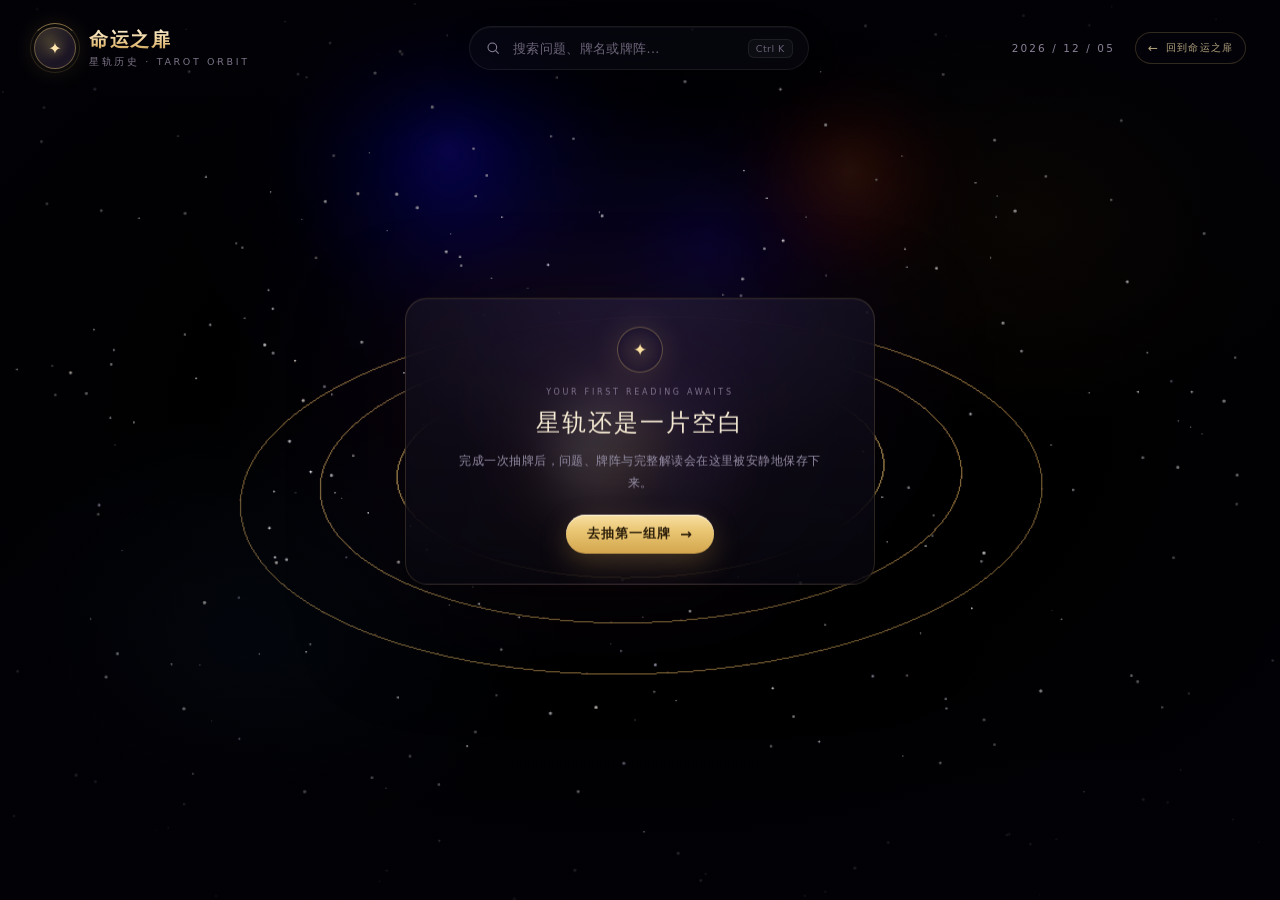
<file: history.html>
<!DOCTYPE html>
<html lang="zh-CN">
<head>
  <meta charset="UTF-8" />
  <meta name="viewport" content="width=device-width, initial-scale=1.0" />
  <meta name="theme-color" content="#04030a" />
  <title>星轨历史 · 命运之扉</title>
  <link rel="icon" href="data:image/svg+xml,%3Csvg xmlns='http://www.w3.org/2000/svg' viewBox='0 0 64 64'%3E%3Crect width='64' height='64' rx='14' fill='%23070b1b'/%3E%3Ctext x='32' y='44' text-anchor='middle' font-size='38' fill='%23e8c77e'%3E%E2%9C%A6%3C/text%3E%3C/svg%3E" />
  <link rel="stylesheet" href="history/style.css?v=3" />
</head>
<body>
  <div id="scene"></div>
  <div class="aurora"></div>
  <div class="vignette"></div>
  <div class="grain"></div>

  <header class="topbar">
    <a class="brand brand-link" href="index.html" title="回到命运之扉">
      <div class="brand-mark">
        <span class="star">✦</span>
        <span class="ring"></span>
      </div>
      <div class="brand-text">
        <h1>命运之扉</h1>
        <p>星轨历史 · TAROT ORBIT</p>
      </div>
    </a>

    <div class="searchbar">
      <svg viewBox="0 0 24 24" fill="none" stroke="currentColor" stroke-width="1.6">
        <circle cx="11" cy="11" r="6.5"></circle>
        <path d="M16 16l4.5 4.5"></path>
      </svg>
      <input id="searchInput" type="text" placeholder="搜索问题、牌名或牌阵..." autocomplete="off" />
      <kbd>Ctrl K</kbd>
    </div>

    <div class="top-right">
      <span class="now-date" id="nowDate"></span>
      <a class="back-home" href="index.html">
        <span>←</span>
        <span>回到命运之扉</span>
      </a>
    </div>
  </header>

  <aside class="history-panel" id="historyPanel">
    <div class="panel-head">
      <div class="panel-title"><span class="dot"></span>历史记录</div>
      <button class="ghost-btn" id="allBtn" type="button">
        全部
        <svg viewBox="0 0 24 24" fill="none" stroke="currentColor" stroke-width="1.8">
          <path d="M6 9l6 6 6-6"></path>
        </svg>
      </button>
    </div>
    <div class="history-list" id="historyList"></div>
    <div class="panel-foot">
      <span id="recordCount">0 次占卜</span>
      <span class="sep">·</span>
      <span>本机自动保存 · 最多 24 条</span>
    </div>
  </aside>

  <section class="detail-panel" id="detailPanel">
    <div class="detail-head">
      <div class="detail-date">
        <span class="pulse-dot"></span>
        <span id="detailDate"></span>
      </div>
      <button class="icon-btn" id="resetViewBtn" type="button" title="重置星轨视角">
        <svg viewBox="0 0 24 24" fill="none" stroke="currentColor" stroke-width="1.7">
          <path d="M4.8 9.2A8 8 0 1 1 4 14"></path>
          <path d="M4.8 4.8v4.4h4.4"></path>
        </svg>
      </button>
    </div>
    <div class="detail-spread" id="detailSpread"></div>
    <h2 class="detail-question" id="detailQuestion"></h2>
    <div class="section-label">抽取的塔罗牌</div>
    <div class="detail-cards" id="detailCards"></div>
    <div class="divider"></div>
    <div class="section-label">简短解析</div>
    <p class="reading" id="detailReading"></p>
    <button class="gold-btn" id="fullReadingBtn" type="button">
      <span>查看完整解析</span>
      <svg viewBox="0 0 24 24" fill="none" stroke="currentColor" stroke-width="2">
        <path d="M5 12h13M13 6l6 6-6 6"></path>
      </svg>
    </button>
    <div class="detail-foot">命运之扉 · 星轨会记得每一次提问</div>
  </section>

  <section class="empty-hero" id="emptyHero" aria-hidden="true">
    <div class="empty-sigil">✦</div>
    <div class="empty-kicker">YOUR FIRST READING AWAITS</div>
    <h2>星轨还是一片空白</h2>
    <p>完成一次抽牌后，问题、牌阵与完整解读会在这里被安静地保存下来。</p>
    <a class="gold-btn empty-cta" href="index.html">去抽第一组牌 <span>→</span></a>
  </section>

  <div class="hint">
    <span>拖动旋转</span><i></i>
    <span>滚轮缩放</span><i></i>
    <span>点击星轨上的牌回看记录</span>
  </div>

  <button class="sync-toast" id="syncToast" type="button" hidden>
    <span>✦</span>
    <span>历史记录已更新</span>
    <b>刷新星轨</b>
  </button>

  <div class="modal" id="readingModal" aria-hidden="true">
    <div class="modal-backdrop" data-close></div>
    <div class="modal-card" role="dialog" aria-modal="true" aria-labelledby="modalQuestion">
      <button class="modal-close" data-close aria-label="关闭">
        <svg viewBox="0 0 24 24" fill="none" stroke="currentColor" stroke-width="1.8">
          <path d="M6 6l12 12M18 6L6 18"></path>
        </svg>
      </button>
      <div class="modal-eyebrow" id="modalDate"></div>
      <div class="modal-spread" id="modalSpread"></div>
      <h2 id="modalQuestion"></h2>
      <div class="modal-cards" id="modalCards"></div>
      <div class="modal-body" id="modalBody"></div>
      <div class="modal-sign">命运之扉 · 星轨会记得每一次提问</div>
    </div>
  </div>

  <div class="loading" id="loading">
    <div class="loading-orbit"><i></i><i></i><i></i><span>✦</span></div>
    <p>正在连接塔罗宇宙…</p>
  </div>

  <script src="history-store.js?v=3"></script>
  <script type="importmap">
    {
      "imports": {
        "three": "./vendor/three.module.js",
        "three/addons/": "./vendor/addons/"
      }
    }
  </script>
  <script type="module" src="history/app.js?v=3"></script>
</body>
</html>
</file>
<file: history/style.css>
@charset "UTF-8";

:root {
  --bg: #04030a;
  --gold: #e8c574;
  --gold-soft: #c9a45d;
  --gold-bright: #ffe6ad;
  --ink: #f2ecdf;
  --muted: #8d859c;
  --muted-2: #615a70;
  --panel: rgba(12, 10, 21, 0.58);
  --panel-line: rgba(232, 197, 116, 0.14);
  --ease: cubic-bezier(0.22, 0.61, 0.36, 1);
}

* { box-sizing: border-box; }

html, body {
  width: 100%;
  height: 100%;
  margin: 0;
  overflow: hidden;
  background: var(--bg);
  color: var(--ink);
  font-family: "PingFang SC", "Hiragino Sans GB", "Microsoft YaHei", "Segoe UI", system-ui, sans-serif;
  -webkit-font-smoothing: antialiased;
  text-rendering: optimizeLegibility;
}

button, input { font: inherit; }
button { color: inherit; }

#scene {
  position: fixed;
  inset: 0;
  z-index: 0;
}

#scene canvas {
  display: block;
  width: 100%;
  height: 100%;
  outline: none;
  cursor: grab;
  touch-action: none;
}

#scene.dragging canvas { cursor: grabbing; }
#scene canvas.hovering-card { cursor: pointer; }

.aurora {
  position: fixed;
  inset: -10%;
  z-index: 1;
  pointer-events: none;
  background:
    radial-gradient(38% 40% at 48% 44%, rgba(96, 48, 150, 0.20), transparent 68%),
    radial-gradient(30% 32% at 24% 68%, rgba(42, 92, 160, 0.13), transparent 70%),
    radial-gradient(26% 30% at 76% 28%, rgba(168, 108, 42, 0.10), transparent 72%);
  filter: saturate(106%);
  opacity: 0.7;
  animation: auroraDrift 34s ease-in-out infinite alternate;
}

@keyframes auroraDrift {
  0%   { transform: translate3d(-1%, 0.5%, 0) scale(1); opacity: 0.56; }
  100% { transform: translate3d(1.2%, -0.7%, 0) scale(1.05); opacity: 0.7; }
}

.vignette {
  position: fixed;
  inset: 0;
  z-index: 2;
  pointer-events: none;
  background:
    radial-gradient(ellipse 62% 58% at 50% 47%, transparent 42%, rgba(2, 1, 6, 0.42) 76%, rgba(2, 1, 6, 0.86) 100%),
    linear-gradient(180deg, rgba(2, 1, 6, 0.62) 0%, transparent 16%, transparent 78%, rgba(2, 1, 6, 0.72) 100%);
}

.grain {
  position: fixed;
  inset: 0;
  z-index: 3;
  pointer-events: none;
  opacity: 0.11;
  mix-blend-mode: soft-light;
  background-image: url("data:image/svg+xml,%3Csvg xmlns='http://www.w3.org/2000/svg' width='220' height='220'%3E%3Cfilter id='n'%3E%3CfeTurbulence type='fractalNoise' baseFrequency='0.86' numOctaves='3' stitchTiles='stitch'/%3E%3C/filter%3E%3Crect width='100%25' height='100%25' filter='url(%23n)' opacity='0.55'/%3E%3C/svg%3E");
}

/* ───────────────────────── top bar ───────────────────────── */

.topbar {
  position: fixed;
  top: 0;
  left: 0;
  right: 0;
  z-index: 30;
  height: 96px;
  padding: 0 34px;
  display: flex;
  align-items: center;
  justify-content: space-between;
  gap: 28px;
  pointer-events: none;
  animation: riseIn 1s 0.05s var(--ease) both;
}

.topbar > * { pointer-events: auto; }

.brand {
  display: flex;
  align-items: center;
  gap: 13px;
  min-width: 232px;
}

.brand-link {
  color: inherit;
  text-decoration: none;
  border-radius: 12px;
  transition: opacity 0.28s var(--ease), transform 0.28s var(--ease);
}

.brand-link:hover {
  opacity: 0.9;
  transform: translateY(-1px);
}

.brand-mark {
  position: relative;
  width: 42px;
  height: 42px;
  border-radius: 50%;
  display: grid;
  place-items: center;
  background: radial-gradient(circle at 34% 30%, rgba(255, 232, 178, 0.22), rgba(24, 18, 38, 0.9) 62%);
  border: 1px solid rgba(232, 197, 116, 0.42);
  box-shadow: 0 0 26px rgba(232, 197, 116, 0.16), inset 0 0 16px rgba(232, 197, 116, 0.08);
}

.brand-mark .star {
  font-size: 16px;
  color: var(--gold-bright);
  text-shadow: 0 0 12px rgba(255, 214, 130, 0.9);
}

.brand-mark .ring {
  position: absolute;
  inset: -5px;
  border-radius: 50%;
  border: 1px solid rgba(232, 197, 116, 0.14);
  border-top-color: rgba(232, 197, 116, 0.55);
  animation: spin 9s linear infinite;
}

@keyframes spin { to { transform: rotate(360deg); } }

.brand-text h1 {
  margin: 0;
  font-size: 19px;
  font-weight: 600;
  letter-spacing: 0.09em;
  background: linear-gradient(180deg, #fff6dc 0%, #e9c78a 58%, #c79b4c 100%);
  -webkit-background-clip: text;
  background-clip: text;
  color: transparent;
}

.brand-text p {
  margin: 3px 0 0;
  font-size: 9.5px;
  letter-spacing: 0.28em;
  color: #7d7489;
}

.searchbar {
  width: 418px;
  height: 44px;
  display: flex;
  align-items: center;
  gap: 10px;
  padding: 0 15px;
  border-radius: 999px;
  background: rgba(13, 11, 22, 0.46);
  border: 1px solid rgba(255, 255, 255, 0.075);
  box-shadow: inset 0 1px 0 rgba(255, 255, 255, 0.04), 0 10px 30px rgba(0, 0, 0, 0.18);
  backdrop-filter: blur(16px) saturate(124%);
  -webkit-backdrop-filter: blur(16px) saturate(124%);
  transition: border-color 0.3s, box-shadow 0.3s;
}

.searchbar:focus-within {
  border-color: rgba(232, 197, 116, 0.32);
  box-shadow: 0 0 0 3px rgba(232, 197, 116, 0.06), inset 0 1px 0 rgba(255, 255, 255, 0.05);
}

.searchbar svg {
  width: 16px;
  height: 16px;
  color: #8b8299;
  flex: none;
}

.searchbar input {
  flex: 1;
  min-width: 0;
  border: none;
  outline: none;
  background: transparent;
  color: #e8e2d6;
  font-size: 12.5px;
  letter-spacing: 0.03em;
}

.searchbar input::placeholder { color: #6d6579; }

.searchbar kbd {
  font-family: inherit;
  font-size: 9.5px;
  color: #6b6378;
  padding: 3px 7px;
  border-radius: 6px;
  border: 1px solid rgba(255, 255, 255, 0.07);
  background: rgba(255, 255, 255, 0.03);
  letter-spacing: 0.05em;
}

.top-right {
  display: flex;
  align-items: center;
  gap: 20px;
  min-width: 232px;
  justify-content: flex-end;
}

.back-home {
  display: inline-flex;
  align-items: center;
  gap: 7px;
  padding: 8px 12px;
  border: 1px solid rgba(232, 197, 116, 0.2);
  border-radius: 999px;
  background: rgba(9, 7, 17, 0.42);
  color: #b5a67e;
  text-decoration: none;
  font-size: 9.5px;
  letter-spacing: 0.12em;
  backdrop-filter: blur(12px);
  -webkit-backdrop-filter: blur(12px);
  transition: color 0.28s, border-color 0.28s, background 0.28s, transform 0.28s var(--ease);
}

.back-home:hover {
  color: #ffe7b0;
  border-color: rgba(232, 197, 116, 0.48);
  background: rgba(28, 22, 34, 0.66);
  transform: translateY(-1px);
}

.back-home span:first-child { font-size: 12px; }

.now-date {
  font-size: 10.5px;
  letter-spacing: 0.2em;
  color: #8a8197;
  font-variant-numeric: tabular-nums;
}

.status {
  display: flex;
  align-items: center;
  gap: 7px;
  font-size: 10px;
  letter-spacing: 0.12em;
  color: #9b9072;
  padding: 7px 12px;
  border-radius: 999px;
  border: 1px solid rgba(232, 197, 116, 0.16);
  background: rgba(232, 197, 116, 0.04);
}

.status i {
  width: 5px;
  height: 5px;
  border-radius: 50%;
  background: #e7c574;
  box-shadow: 0 0 8px rgba(231, 197, 116, 0.9);
  animation: blink 3.2s ease-in-out infinite;
}

@keyframes blink {
  0%, 100% { opacity: 1; }
  50% { opacity: 0.35; }
}

/* ───────────────────────── left history ───────────────────────── */

.history-panel {
  position: fixed;
  left: 30px;
  top: 112px;
  bottom: 54px;
  z-index: 20;
  width: 274px;
  padding: 18px 13px 13px;
  display: flex;
  flex-direction: column;
  border-radius: 20px;
  background: linear-gradient(180deg, rgba(17, 14, 28, 0.66) 0%, rgba(8, 7, 15, 0.5) 100%);
  border: 1px solid var(--panel-line);
  box-shadow: 0 30px 80px rgba(0, 0, 0, 0.42), inset 0 1px 0 rgba(255, 255, 255, 0.035);
  backdrop-filter: blur(18px) saturate(122%);
  -webkit-backdrop-filter: blur(18px) saturate(122%);
  animation: riseIn 1.1s 0.18s var(--ease) both;
}

.panel-head {
  display: flex;
  align-items: center;
  justify-content: space-between;
  padding: 0 6px 14px;
  border-bottom: 1px solid rgba(255, 255, 255, 0.045);
}

.panel-title {
  display: flex;
  align-items: center;
  gap: 8px;
  font-size: 12.5px;
  font-weight: 600;
  letter-spacing: 0.14em;
  color: #e9e0cb;
}

.panel-title .dot {
  width: 5px;
  height: 5px;
  border-radius: 50%;
  background: var(--gold);
  box-shadow: 0 0 10px rgba(232, 197, 116, 0.8);
}

.ghost-btn {
  display: flex;
  align-items: center;
  gap: 4px;
  border: none;
  background: transparent;
  color: #7c7389;
  font-size: 10.5px;
  letter-spacing: 0.08em;
  cursor: pointer;
  padding: 4px 6px;
  border-radius: 8px;
  transition: color 0.25s, background 0.25s;
}

.ghost-btn:hover { color: #d9c795; background: rgba(255, 255, 255, 0.04); }
.ghost-btn svg { width: 12px; height: 12px; }

.history-list {
  flex: 1;
  overflow-y: auto;
  overflow-x: hidden;
  padding: 12px 2px 8px;
  scrollbar-width: thin;
  scrollbar-color: rgba(232, 197, 116, 0.22) transparent;
  -webkit-mask-image: linear-gradient(180deg, transparent 0, #000 10px, #000 calc(100% - 14px), transparent 100%);
  mask-image: linear-gradient(180deg, transparent 0, #000 10px, #000 calc(100% - 14px), transparent 100%);
}

.history-list::-webkit-scrollbar { width: 4px; }
.history-list::-webkit-scrollbar-thumb { background: rgba(232, 197, 116, 0.2); border-radius: 4px; }
.history-list::-webkit-scrollbar-track { background: transparent; }

.history-item {
  position: relative;
  width: 100%;
  display: block;
  text-align: left;
  padding: 11px 13px 12px;
  margin-bottom: 3px;
  border: none;
  border-radius: 12px;
  background: transparent;
  cursor: pointer;
  overflow: hidden;
  transition: background 0.35s var(--ease), transform 0.35s var(--ease);
}

.history-item::before {
  content: "";
  position: absolute;
  left: 0;
  top: 12px;
  bottom: 12px;
  width: 1.5px;
  border-radius: 2px;
  background: linear-gradient(180deg, transparent, rgba(232, 197, 116, 0.9), transparent);
  opacity: 0;
  transform: scaleY(0.4);
  transition: opacity 0.35s, transform 0.35s var(--ease);
}

.history-item:hover {
  background: rgba(255, 255, 255, 0.032);
}

.history-item.active {
  background: linear-gradient(90deg, rgba(232, 197, 116, 0.13) 0%, rgba(232, 197, 116, 0.025) 66%, transparent 100%);
}

.history-item.active::before {
  opacity: 1;
  transform: scaleY(1);
}

.h-date {
  font-size: 9.5px;
  letter-spacing: 0.13em;
  color: #736b80;
  font-variant-numeric: tabular-nums;
  transition: color 0.3s;
}

.h-question {
  margin-top: 5px;
  font-size: 13.5px;
  letter-spacing: 0.02em;
  color: #cdc6ba;
  white-space: nowrap;
  overflow: hidden;
  text-overflow: ellipsis;
  transition: color 0.3s;
}

.h-meta {
  margin-top: 6px;
  display: flex;
  align-items: center;
  gap: 6px;
  font-size: 9.5px;
  letter-spacing: 0.04em;
  color: #655e72;
}

.h-meta em {
  font-style: normal;
  color: #8d7c55;
}

.h-source {
  margin-left: auto;
  padding: 1px 6px;
  border: 1px solid rgba(232, 197, 116, 0.18);
  border-radius: 999px;
  color: #8f805e;
  font-size: 8px;
  letter-spacing: 0.08em;
  white-space: nowrap;
}

.h-source.ai {
  border-color: rgba(148, 188, 255, 0.28);
  color: #91b5e8;
}

.history-item.active .h-date { color: #a89462; }
.history-item.active .h-question { color: #ffe4a6; }
.history-item.active .h-meta { color: #7f7154; }

.history-empty {
  padding: 26px 10px;
  text-align: center;
  font-size: 11px;
  color: #6b6378;
  letter-spacing: 0.06em;
}

.panel-foot {
  padding: 11px 6px 2px;
  border-top: 1px solid rgba(255, 255, 255, 0.045);
  display: flex;
  align-items: center;
  gap: 7px;
  font-size: 9.5px;
  letter-spacing: 0.1em;
  color: #5e5769;
}

.panel-foot .sep { color: #3d3748; }

/* ───────────────────────── right detail ───────────────────────── */

.detail-panel {
  position: fixed;
  right: 30px;
  top: 108px;
  z-index: 20;
  width: 352px;
  max-height: calc(100vh - 176px);
  padding: 20px 21px 16px;
  overflow-y: auto;
  border-radius: 20px;
  background: linear-gradient(180deg, rgba(19, 16, 31, 0.72) 0%, rgba(8, 7, 15, 0.58) 100%);
  border: 1px solid var(--panel-line);
  box-shadow: 0 40px 100px rgba(0, 0, 0, 0.5), inset 0 1px 0 rgba(255, 255, 255, 0.045);
  backdrop-filter: blur(20px) saturate(126%);
  -webkit-backdrop-filter: blur(20px) saturate(126%);
  scrollbar-width: thin;
  scrollbar-color: rgba(232, 197, 116, 0.18) transparent;
  animation: riseIn 1.1s 0.26s var(--ease) both;
  transition: opacity 0.35s var(--ease), transform 0.35s var(--ease);
}

.detail-panel::-webkit-scrollbar { width: 4px; }
.detail-panel::-webkit-scrollbar-thumb { background: rgba(232, 197, 116, 0.18); border-radius: 4px; }

.detail-head {
  display: flex;
  align-items: center;
  justify-content: space-between;
}

.detail-date {
  display: flex;
  align-items: center;
  gap: 8px;
  font-size: 10.5px;
  letter-spacing: 0.1em;
  color: #b3a683;
  font-variant-numeric: tabular-nums;
}

.pulse-dot {
  position: relative;
  width: 5px;
  height: 5px;
  border-radius: 50%;
  background: var(--gold);
  box-shadow: 0 0 10px rgba(232, 197, 116, 0.9);
}

.pulse-dot::after {
  content: "";
  position: absolute;
  inset: -4px;
  border-radius: 50%;
  border: 1px solid rgba(232, 197, 116, 0.5);
  animation: pulse 2.6s ease-out infinite;
}

@keyframes pulse {
  0% { transform: scale(0.55); opacity: 0.9; }
  70%, 100% { transform: scale(1.8); opacity: 0; }
}

.icon-btn {
  width: 26px;
  height: 26px;
  border: none;
  background: transparent;
  border-radius: 8px;
  display: flex;
  align-items: center;
  justify-content: center;
  gap: 2.5px;
  cursor: pointer;
  transition: background 0.25s;
}

.icon-btn:hover { background: rgba(255, 255, 255, 0.06); }

.icon-btn span {
  width: 2.5px;
  height: 2.5px;
  border-radius: 50%;
  background: #7f768d;
}

.detail-question {
  margin: 14px 0 20px;
  font-size: 25px;
  font-weight: 600;
  letter-spacing: 0.05em;
  line-height: 1.3;
  color: #f7edd8;
  text-shadow: 0 0 30px rgba(232, 197, 116, 0.12);
  transition: opacity 0.3s var(--ease), transform 0.3s var(--ease);
}

.detail-spread {
  display: inline-flex;
  align-items: center;
  margin-top: 11px;
  padding: 4px 9px;
  border: 1px solid rgba(232, 197, 116, 0.18);
  border-radius: 999px;
  background: rgba(232, 197, 116, 0.035);
  color: #9f8f68;
  font-size: 8.5px;
  letter-spacing: 0.12em;
}

.section-label {
  display: flex;
  align-items: center;
  gap: 7px;
  margin-bottom: 10px;
  font-size: 9.5px;
  font-weight: 500;
  letter-spacing: 0.2em;
  color: #8c8299;
}

.section-label::before {
  content: "";
  width: 3px;
  height: 3px;
  border-radius: 50%;
  background: rgba(232, 197, 116, 0.65);
}

.detail-cards {
  display: grid;
  grid-template-columns: repeat(auto-fit, minmax(72px, 1fr));
  gap: 10px;
  transition: opacity 0.3s var(--ease), transform 0.3s var(--ease);
}

.dcard { text-align: center; }

.dcard-img {
  position: relative;
  border-radius: 7px;
  overflow: hidden;
  border: 1px solid rgba(232, 197, 116, 0.32);
  box-shadow: 0 10px 24px rgba(0, 0, 0, 0.55), 0 0 20px rgba(232, 197, 116, 0.07);
  transition: transform 0.45s var(--ease), box-shadow 0.45s var(--ease), border-color 0.45s;
}

.dcard-img::after {
  content: "";
  position: absolute;
  inset: 0;
  background: linear-gradient(180deg, rgba(255, 255, 255, 0.06), transparent 30%, transparent 78%, rgba(0, 0, 0, 0.22));
  pointer-events: none;
}

.dcard img {
  display: block;
  width: 100%;
  aspect-ratio: 848 / 1264;
  object-fit: cover;
}

.dcard:hover .dcard-img {
  transform: translateY(-3px);
  border-color: rgba(232, 197, 116, 0.62);
  box-shadow: 0 16px 32px rgba(0, 0, 0, 0.6), 0 0 28px rgba(232, 197, 116, 0.16);
}

.dc-name {
  margin-top: 8px;
  font-size: 11px;
  color: #ded4c0;
  letter-spacing: 0.02em;
}

.dc-pos {
  margin-top: 2px;
  font-size: 9px;
  color: #837657;
  letter-spacing: 0.08em;
}

.divider {
  height: 1px;
  margin: 18px 0 15px;
  background: linear-gradient(90deg, transparent 0%, rgba(232, 197, 116, 0.26) 30%, rgba(232, 197, 116, 0.26) 70%, transparent 100%);
}

.reading {
  margin: 0;
  font-size: 12.5px;
  line-height: 2.02;
  letter-spacing: 0.015em;
  color: #a79fb3;
  display: -webkit-box;
  -webkit-line-clamp: 5;
  -webkit-box-orient: vertical;
  overflow: hidden;
  transition: opacity 0.3s var(--ease), transform 0.3s var(--ease);
}

.detail-panel.is-empty {
  opacity: 0;
  visibility: hidden;
  pointer-events: none;
}

.gold-btn {
  width: 100%;
  margin-top: 17px;
  padding: 13px 18px;
  border: none;
  border-radius: 999px;
  display: flex;
  align-items: center;
  justify-content: center;
  gap: 9px;
  background: linear-gradient(180deg, #f8e0a4 0%, #eac673 42%, #d3a64e 100%);
  color: #2a1d09;
  font-size: 12.5px;
  font-weight: 700;
  letter-spacing: 0.08em;
  cursor: pointer;
  box-shadow: 0 10px 28px rgba(211, 166, 78, 0.26), inset 0 1px 0 rgba(255, 255, 255, 0.65);
  transition: transform 0.3s var(--ease), box-shadow 0.3s var(--ease), filter 0.3s;
}

.gold-btn svg { width: 15px; height: 15px; transition: transform 0.3s var(--ease); }

.gold-btn:hover {
  transform: translateY(-2px);
  filter: brightness(1.06);
  box-shadow: 0 16px 36px rgba(211, 166, 78, 0.36), inset 0 1px 0 rgba(255, 255, 255, 0.7);
}

.gold-btn:hover svg { transform: translateX(3px); }
.gold-btn:active { transform: translateY(0) scale(0.995); }

.detail-foot {
  margin-top: 13px;
  text-align: center;
  font-size: 9px;
  letter-spacing: 0.16em;
  color: #554e61;
}

.detail-panel.swapping .detail-question,
.detail-panel.swapping .detail-cards,
.detail-panel.swapping .reading {
  opacity: 0;
  transform: translateY(7px);
}

/* ───────────────────────── projected labels ───────────────────────── */

.card-labels {
  position: fixed;
  inset: 0;
  z-index: 8;
  overflow: hidden;
  pointer-events: none;
}

.card-label {
  position: absolute;
  left: 0;
  top: 0;
  min-width: 76px;
  max-width: 142px;
  padding: 3px 7px 5px;
  border: 0;
  border-radius: 7px;
  background: transparent;
  color: #8f876e;
  text-align: center;
  cursor: pointer;
  pointer-events: auto;
  text-shadow: 0 1px 4px rgba(0, 0, 0, 0.92), 0 0 12px rgba(0, 0, 0, 0.72);
  will-change: transform, opacity;
  transition: color 0.3s var(--ease), background 0.3s var(--ease);
}

.card-label::before {
  content: "";
  position: absolute;
  left: 50%;
  top: -9px;
  width: 1px;
  height: 7px;
  background: linear-gradient(180deg, rgba(232, 197, 116, 0.42), transparent);
  transform: translateX(-50%);
  opacity: 0;
  transition: opacity 0.3s;
}

.card-label .cl-date {
  display: block;
  font-size: 8px;
  line-height: 1.35;
  letter-spacing: 0.08em;
  color: #696273;
  font-variant-numeric: tabular-nums;
  white-space: nowrap;
  transition: color 0.3s;
}

.card-label .cl-q {
  display: block;
  margin-top: 2px;
  overflow: hidden;
  font-size: 9.5px;
  line-height: 1.35;
  letter-spacing: 0.025em;
  color: #8e8472;
  text-overflow: ellipsis;
  white-space: nowrap;
  transition: color 0.3s;
}

.card-label:hover,
.card-label.hover {
  background: rgba(8, 6, 16, 0.6);
  color: #ecd69f;
  backdrop-filter: blur(9px);
  -webkit-backdrop-filter: blur(9px);
}

.card-label:hover::before,
.card-label.hover::before { opacity: 1; }
.card-label:hover .cl-date,
.card-label.hover .cl-date { color: #8f7b52; }
.card-label:hover .cl-q,
.card-label.hover .cl-q { color: #f3dda8; }

.card-label.active {
  background: rgba(10, 8, 17, 0.68);
  box-shadow: 0 0 0 1px rgba(232, 197, 116, 0.09), 0 8px 24px rgba(0, 0, 0, 0.24);
  backdrop-filter: blur(10px);
  -webkit-backdrop-filter: blur(10px);
}

.card-label.active::before { opacity: 1; }
.card-label.active .cl-date { color: #a58c56; }
.card-label.active .cl-q { color: #ffe4a9; }
.card-label.is-hidden { opacity: 0 !important; pointer-events: none !important; }

.core-label {
  position: fixed;
  left: 0;
  top: 0;
  z-index: 7;
  display: flex;
  flex-direction: column;
  align-items: center;
  gap: 4px;
  pointer-events: none;
  text-align: center;
  white-space: nowrap;
  will-change: transform, opacity;
  filter: drop-shadow(0 2px 16px rgba(255, 205, 107, 0.32));
}

.core-label .core-cn {
  font-size: 16px;
  font-weight: 600;
  letter-spacing: 0.2em;
  color: #ffefc7;
  text-shadow:
    0 1px 3px rgba(8, 4, 18, 0.85),
    0 0 14px rgba(255, 223, 157, 0.48),
    0 1px 22px rgba(255, 188, 72, 0.42);
}

.core-label .core-en {
  font-size: 6px;
  letter-spacing: 0.38em;
  color: rgba(236, 207, 157, 0.64);
  text-shadow: 0 1px 3px rgba(8, 4, 18, 0.8), 0 0 9px rgba(255, 220, 145, 0.4);
}

/* ───────────────────────── hint ───────────────────────── */

.hint {
  position: fixed;
  left: 50%;
  bottom: 25px;
  transform: translateX(-50%);
  z-index: 15;
  display: flex;
  align-items: center;
  gap: 10px;
  font-size: 10px;
  letter-spacing: 0.12em;
  color: #625b6f;
  white-space: nowrap;
  pointer-events: none;
  animation: riseIn 1.2s 0.5s var(--ease) both;
}

.hint i {
  width: 3px;
  height: 3px;
  border-radius: 50%;
  background: #4a4456;
}

/* ───────────────────────── history sync ───────────────────────── */

.sync-toast {
  position: fixed;
  top: 108px;
  right: 34px;
  z-index: 40;
  display: flex;
  align-items: center;
  gap: 8px;
  padding: 9px 12px;
  border: 1px solid rgba(151, 188, 255, 0.28);
  border-radius: 999px;
  background: rgba(11, 17, 33, 0.9);
  box-shadow: 0 12px 35px rgba(0, 0, 0, 0.35), 0 0 22px rgba(111, 158, 242, 0.12);
  color: #b9cff1;
  font-size: 10px;
  letter-spacing: 0.06em;
  cursor: pointer;
  backdrop-filter: blur(16px);
  animation: syncIn 0.35s var(--ease) both;
}

.sync-toast[hidden] { display: none; }
.sync-toast > span:first-child { color: #cfe1ff; }
.sync-toast b { color: #f1dca9; font-weight: 500; }
.sync-toast:hover { border-color: rgba(241, 220, 169, 0.56); }

@keyframes syncIn {
  from { opacity: 0; transform: translateY(-7px); }
  to { opacity: 1; transform: translateY(0); }
}

/* ───────────────────────── modal ───────────────────────── */

.modal {
  position: fixed;
  inset: 0;
  z-index: 60;
  display: flex;
  align-items: center;
  justify-content: center;
  padding: 24px;
  opacity: 0;
  pointer-events: none;
  transition: opacity 0.4s var(--ease);
}

.modal.open { opacity: 1; pointer-events: auto; }

.modal-backdrop {
  position: absolute;
  inset: 0;
  background: rgba(3, 2, 8, 0.66);
  backdrop-filter: blur(10px);
  -webkit-backdrop-filter: blur(10px);
}

.modal-card {
  position: relative;
  width: min(720px, 92vw);
  max-height: 82vh;
  overflow-y: auto;
  padding: 34px 36px 26px;
  border-radius: 24px;
  background: linear-gradient(180deg, rgba(27, 22, 42, 0.97) 0%, rgba(10, 8, 18, 0.99) 100%);
  border: 1px solid rgba(232, 197, 116, 0.24);
  box-shadow: 0 40px 100px rgba(0, 0, 0, 0.7), 0 0 80px rgba(120, 70, 180, 0.14), inset 0 1px 0 rgba(255, 255, 255, 0.06);
  transform: translateY(18px) scale(0.98);
  transition: transform 0.5s var(--ease);
  scrollbar-width: thin;
}

.modal.open .modal-card { transform: translateY(0) scale(1); }

.modal-close {
  position: absolute;
  top: 16px;
  right: 16px;
  width: 32px;
  height: 32px;
  border-radius: 50%;
  border: 1px solid rgba(255, 255, 255, 0.07);
  background: rgba(255, 255, 255, 0.03);
  color: #968ba2;
  cursor: pointer;
  display: grid;
  place-items: center;
  transition: color 0.25s, background 0.25s;
}

.modal-close:hover { color: #f0e4c8; background: rgba(255, 255, 255, 0.07); }
.modal-close svg { width: 15px; height: 15px; }

.modal-eyebrow {
  font-size: 10.5px;
  letter-spacing: 0.16em;
  color: #a99a74;
  font-variant-numeric: tabular-nums;
}

.modal-spread {
  display: inline-flex;
  margin-top: 9px;
  padding: 4px 9px;
  border-radius: 999px;
  border: 1px solid rgba(232, 197, 116, 0.2);
  color: #b7a272;
  font-size: 9px;
  letter-spacing: 0.1em;
}

.modal-card h2 {
  margin: 12px 0 22px;
  font-size: 27px;
  letter-spacing: 0.04em;
  color: #f8eed9;
  font-weight: 600;
}

.modal-cards {
  display: grid;
  grid-template-columns: repeat(auto-fit, minmax(68px, 1fr));
  gap: 12px;
  margin-bottom: 22px;
}

.modal-cards .dcard img { border-radius: 8px; }

.modal-body {
  font-size: 13px;
  line-height: 2.1;
  color: #b1a8bd;
  letter-spacing: 0.02em;
  white-space: pre-wrap;
}

.modal-body strong { color: #f1d69a; font-weight: 600; }

.modal-sign {
  margin-top: 26px;
  padding-top: 16px;
  border-top: 1px solid rgba(232, 197, 116, 0.14);
  text-align: center;
  font-size: 9.5px;
  letter-spacing: 0.18em;
  color: #5f576c;
}

/* ───────────────────────── loading ───────────────────────── */

.loading {
  position: fixed;
  inset: 0;
  z-index: 100;
  display: flex;
  flex-direction: column;
  align-items: center;
  justify-content: center;
  gap: 26px;
  background: radial-gradient(ellipse at 50% 46%, #0b0818 0%, #04030a 64%);
  transition: opacity 0.9s var(--ease), visibility 0.9s;
}

.loading.done { opacity: 0; visibility: hidden; pointer-events: none; }

.loading p {
  margin: 0;
  font-size: 10.5px;
  letter-spacing: 0.3em;
  color: #8b7f97;
  animation: blink 2.4s ease-in-out infinite;
}

.loading-orbit {
  position: relative;
  width: 74px;
  height: 74px;
  display: grid;
  place-items: center;
}

.loading-orbit span {
  font-size: 15px;
  color: #ffe3a3;
  text-shadow: 0 0 18px rgba(255, 213, 128, 0.9);
  animation: blink 1.8s ease-in-out infinite;
}

.loading-orbit i {
  position: absolute;
  inset: 0;
  border-radius: 50%;
  border: 1px solid rgba(232, 197, 116, 0.18);
  border-top-color: rgba(232, 197, 116, 0.8);
  animation: spin 2.2s linear infinite;
}

.loading-orbit i:nth-child(2) {
  inset: 9px;
  border-top-color: transparent;
  border-bottom-color: rgba(140, 96, 210, 0.7);
  animation-duration: 3.4s;
  animation-direction: reverse;
}

.loading-orbit i:nth-child(3) {
  inset: 18px;
  border-color: rgba(232, 197, 116, 0.08);
  border-left-color: rgba(232, 197, 116, 0.5);
  animation-duration: 1.6s;
}

@keyframes riseIn {
  from { opacity: 0; transform: translateY(16px); }
  to { opacity: 1; transform: translateY(0); }
}

/* ───────────────────────── empty state ───────────────────────── */

.empty-hero {
  position: fixed;
  left: 50%;
  top: 49%;
  z-index: 16;
  width: min(470px, calc(100vw - 48px));
  padding: 28px 30px 30px;
  border: 1px solid rgba(232, 197, 116, 0.16);
  border-radius: 22px;
  background:
    radial-gradient(ellipse 76% 100% at 50% 0%, rgba(117, 80, 182, 0.13), transparent 70%),
    linear-gradient(180deg, rgba(19, 15, 30, 0.84), rgba(7, 6, 14, 0.76));
  box-shadow: 0 34px 100px rgba(0, 0, 0, 0.5), inset 0 1px 0 rgba(255, 255, 255, 0.045);
  backdrop-filter: blur(24px) saturate(120%);
  -webkit-backdrop-filter: blur(24px) saturate(120%);
  text-align: center;
  opacity: 0;
  visibility: hidden;
  pointer-events: none;
  transform: translate(-50%, -46%) translateY(14px);
  transition: opacity 0.7s var(--ease), transform 0.7s var(--ease), visibility 0.7s;
}

.empty-sigil {
  width: 46px;
  height: 46px;
  margin: 0 auto 15px;
  display: grid;
  place-items: center;
  border: 1px solid rgba(232, 197, 116, 0.34);
  border-radius: 50%;
  background: radial-gradient(circle, rgba(232, 197, 116, 0.12), transparent 70%);
  color: #ffe2a1;
  font-size: 17px;
  box-shadow: 0 0 32px rgba(232, 197, 116, 0.14);
}

.empty-kicker {
  color: #81748e;
  font-size: 8px;
  letter-spacing: 0.34em;
}

.empty-hero h2 {
  margin: 10px 0 0;
  color: #f5ead3;
  font-size: 24px;
  font-weight: 500;
  letter-spacing: 0.08em;
}

.empty-hero p {
  width: 90%;
  margin: 12px auto 0;
  color: #948ca4;
  font-size: 11.5px;
  line-height: 1.9;
  letter-spacing: 0.04em;
}

.empty-cta {
  width: auto;
  margin-top: 20px;
  padding: 11px 21px;
  display: inline-flex;
  text-decoration: none;
}

.empty-cta span { font-size: 14px; }

body.has-empty .empty-hero {
  opacity: 1;
  visibility: visible;
  pointer-events: auto;
  transform: translate(-50%, -50%);
}

body.has-empty .history-panel,
body.has-empty .detail-panel,
body.has-empty .hint {
  opacity: 0;
  visibility: hidden;
  pointer-events: none;
}

/* ───────────────────────── responsive ───────────────────────── */

@media (max-width: 1280px) {
  .searchbar { width: 340px; }
  .history-panel { width: 252px; }
  .detail-panel { width: 330px; }
}

@media (max-width: 1080px) {
  .searchbar { display: none; }
  .brand { min-width: 0; }
  .top-right { min-width: 0; }
  .history-panel { width: 224px; left: 20px; }
  .detail-panel { width: 310px; right: 20px; }
  .hint { display: none; }
}

@media (max-width: 820px) {
  .topbar { height: 80px; padding: 0 18px; }
  .now-date, .status { display: none; }
  .sync-toast { top: 88px; right: 14px; }
  .back-home { padding: 7px 9px; }
  .back-home span:last-child { display: none; }
  .history-panel { display: none; }
  .detail-panel {
    left: 14px;
    right: 14px;
    top: auto;
    bottom: 14px;
    width: auto;
    max-height: 46vh;
  }
  .detail-question { font-size: 21px; }
  .modal-card { padding: 28px 22px 22px; }
  .core-label .core-cn { font-size: 13px; }
  .card-label { max-width: 108px; padding-inline: 4px; }
  .card-label .cl-date { font-size: 7px; }
  .card-label .cl-q { font-size: 8.5px; }
  .empty-hero { top: 43%; padding: 24px 20px 25px; }
  .empty-hero h2 { font-size: 21px; }
}

@media (prefers-reduced-motion: reduce) {
  .aurora,
  .brand-mark .ring,
  .pulse-dot::after {
    animation-duration: 30s;
  }
}
</file>
